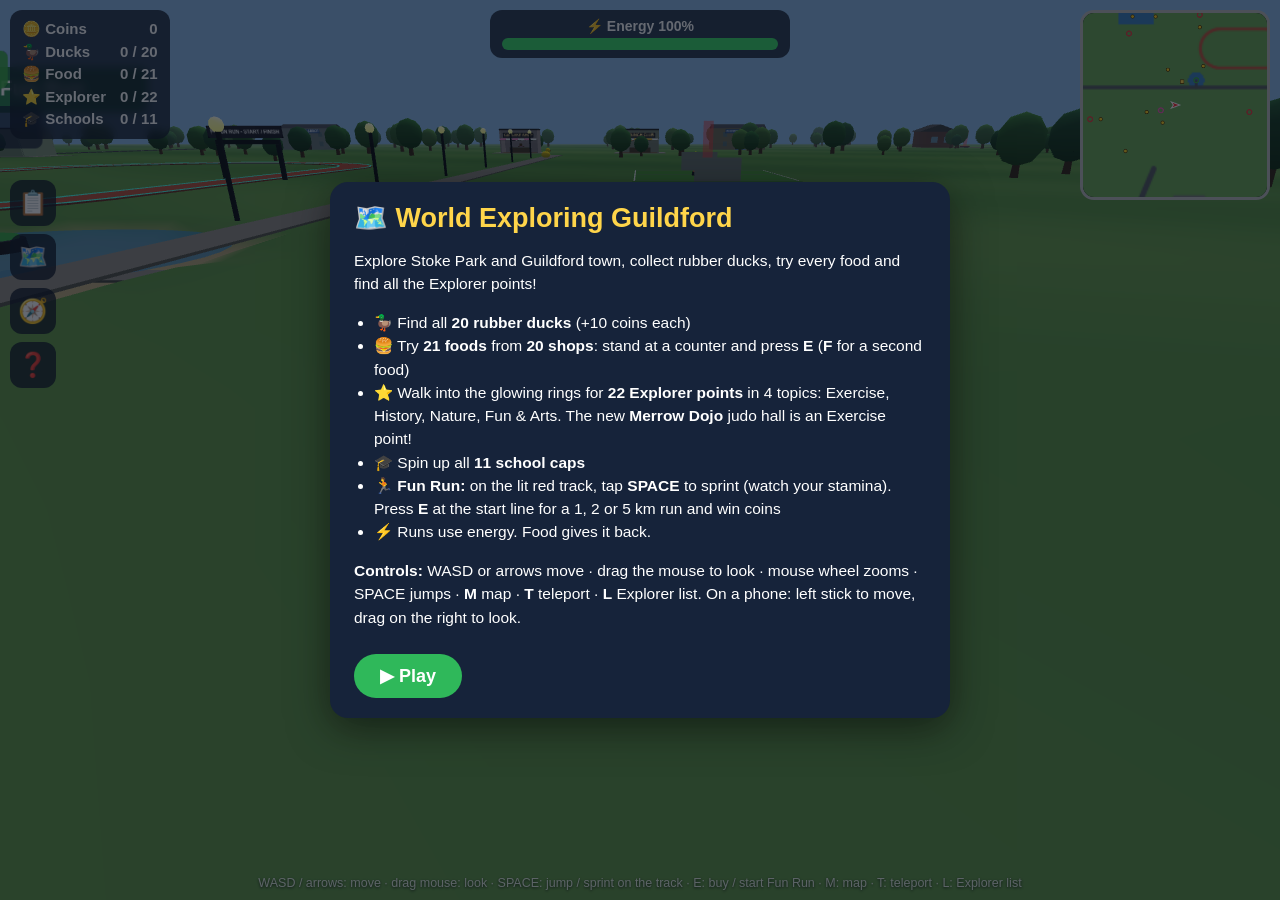
<file: index.html>
<!DOCTYPE html>
<html lang="en">
<head>
<meta charset="utf-8">
<meta name="viewport" content="width=device-width, initial-scale=1, maximum-scale=1, user-scalable=no">
<title>World Exploring Guildford · Oliver&#x27;s Projects</title>
<link rel="icon" type="image/png" href="../favicon.png">
<style>
  :root { --ink:#fff; --panel:rgba(18,26,40,.78); --gold:#ffd54a; }
  * { box-sizing:border-box; -webkit-tap-highlight-color:transparent; }
  html,body { margin:0; height:100%; overflow:hidden; background:#8fbce8; font-family:"Segoe UI",Roboto,Arial,sans-serif; color:var(--ink); touch-action:none; user-select:none; }
  canvas#view { position:fixed; inset:0; width:100%; height:100%; display:block; }
  .panel { background:var(--panel); border-radius:12px; padding:8px 12px; backdrop-filter:blur(4px); }
  #stats { position:fixed; left:10px; top:10px; font-size:15px; line-height:1.5; font-weight:600; min-width:150px; }
  #stats div span { float:right; margin-left:14px; font-variant-numeric:tabular-nums; }
  #energyBox { position:fixed; left:50%; top:10px; transform:translateX(-50%); width:min(300px,50vw); text-align:center; font-weight:700; font-size:14px; }
  .bar { height:12px; border-radius:7px; background:rgba(255,255,255,.2); overflow:hidden; margin-top:4px; }
  .bar > i { display:block; height:100%; width:50%; background:#3ddc6b; transition:width .15s; }
  #runBox { position:fixed; left:50%; top:78px; transform:translateX(-50%); width:min(330px,70vw); display:none; font-size:14px; font-weight:700; }
  #runBox .row { margin:3px 0; }
  #stamBar > i { background:#ffc83c; } #runBar > i { background:#44b0ff; }
  #toasts { position:fixed; left:50%; top:150px; transform:translateX(-50%); display:flex; flex-direction:column; align-items:center; gap:6px; pointer-events:none; width:90vw; }
  .toast { background:rgba(20,30,50,.88); padding:7px 14px; border-radius:20px; font-weight:700; font-size:15px; text-align:center; animation:pop .25s ease-out; max-width:90vw; }
  @keyframes pop { from { transform:scale(.8); opacity:0; } to { transform:scale(1); opacity:1; } }
  #prompt { position:fixed; left:50%; bottom:130px; transform:translateX(-50%); display:none; font-weight:700; font-size:16px; text-align:center; }
  #prompt b { background:#fff; color:#222; border-radius:5px; padding:1px 8px; margin-right:6px; }
  #buttons { position:fixed; left:10px; top:180px; display:flex; flex-direction:column; gap:8px; }
  .ib { width:46px; height:46px; border-radius:12px; border:0; background:var(--panel); color:#fff; font-size:24px; cursor:pointer; }
  .ib:hover { background:rgba(60,90,150,.9); }
  #minimap { position:fixed; right:10px; top:10px; width:190px; height:190px; border-radius:14px; border:3px solid rgba(255,255,255,.75); background:#000; cursor:pointer; }
  .overlay { position:fixed; inset:0; display:none; align-items:center; justify-content:center; background:rgba(8,14,26,.62); z-index:20; }
  .card { background:#16233a; border-radius:18px; padding:20px 24px; max-width:min(620px,94vw); max-height:92vh; overflow:auto; box-shadow:0 10px 40px rgba(0,0,0,.5); }
  .card h1 { margin:0 0 6px; font-size:27px; color:var(--gold); } .card h2 { margin:0 0 10px; font-size:22px; color:var(--gold); }
  .card p, .card li { font-size:15.5px; line-height:1.5; } .card ul { padding-left:20px; margin:8px 0; }
  .big { display:inline-block; margin-top:10px; padding:11px 26px; border-radius:26px; border:0; font-size:18px; font-weight:800; background:#2fb85a; color:#fff; cursor:pointer; }
  .big:hover { background:#38d068; } .big.gray { background:#4a5a78; }
  .runopt { display:block; width:100%; text-align:left; margin:8px 0; padding:12px 14px; border-radius:12px; border:0; background:#26385a; color:#fff; font-size:16px; cursor:pointer; }
  .runopt:hover { background:#34508a; } .runopt small { display:block; opacity:.8; font-size:13px; margin-top:2px; }
  #mapBig { width:min(84vw,70vh,680px); height:min(84vw,70vh,680px); border-radius:12px; display:block; }
  .tp button { display:block; width:100%; text-align:left; margin:4px 0; padding:9px 12px; border:0; border-radius:10px; background:#26385a; color:#fff; font-size:15px; cursor:pointer; }
  .tp button:hover { background:#34508a; }
  .topic { margin:10px 0 4px; font-weight:800; font-size:16px; } .spot { font-size:14.5px; margin-left:8px; opacity:.55; } .spot.got { opacity:1; color:#8dffa4; }
  #joy { position:fixed; left:24px; bottom:28px; width:120px; height:120px; border-radius:50%; background:rgba(255,255,255,.13); border:2px solid rgba(255,255,255,.35); display:none; }
  #joy i { position:absolute; left:40px; top:40px; width:40px; height:40px; border-radius:50%; background:rgba(255,255,255,.55); }
  .mb { position:fixed; right:22px; width:68px; height:68px; border-radius:50%; border:2px solid rgba(255,255,255,.5); background:rgba(40,60,100,.6); color:#fff; font-size:20px; font-weight:800; display:none; }
  #bJump { bottom:40px; } #bE { bottom:120px; right:100px; } #bF { bottom:196px; right:22px; }
  body.touch #joy, body.touch .mb { display:block; } body.touch #bF { display:none; } body.touch #minimap { width:130px; height:130px; }
  #hint { position:fixed; left:50%; bottom:10px; transform:translateX(-50%); font-size:12.5px; opacity:.85; text-shadow:0 1px 3px #000; text-align:center; width:96vw; pointer-events:none; }
  body.touch #hint { display:none; }
  @media (max-width:640px) {
    #stats { font-size:13px; min-width:125px; padding:6px 9px; }
    #energyBox { left:10px; top:128px; transform:none; width:150px; font-size:13px; }
    #buttons { top:196px; } .ib { width:40px; height:40px; font-size:20px; }
    #runBox { top:auto; bottom:215px; width:80vw; }
    #toasts { top:auto; bottom:290px; }
    #prompt { bottom:190px; font-size:14px; max-width:92vw; }
  }
</style>
</head>
<body>
<canvas id="view"></canvas>
<div id="stats" class="panel"></div>
<div id="energyBox" class="panel">⚡ Energy <span id="enTxt">100%</span><div class="bar" id="enBar"><i style="width:100%"></i></div></div>
<div id="runBox" class="panel">
  <div class="row" id="runLabel">🏃 On the track - tap SPACE to sprint!</div>
  <div class="bar" id="runBar"><i style="width:0%"></i></div>
  <div class="row" id="stamLabel">Stamina</div>
  <div class="bar" id="stamBar"><i style="width:100%"></i></div>
</div>
<div id="toasts"></div>
<div id="prompt" class="panel"></div>
<div id="buttons">
  <button class="ib" id="bList" title="Explorer points (L)">📋</button>
  <button class="ib" id="bMap" title="Map (M)">🗺️</button>
  <button class="ib" id="bTp" title="Teleport (T)">🧭</button>
  <button class="ib" id="bHelp" title="How to play (H)">❓</button>
</div>
<canvas id="minimap" width="380" height="380" title="Click for the big map"></canvas>
<div id="hint">WASD / arrows: move · drag mouse: look · SPACE: jump / sprint on the track · E: buy / start Fun Run · M: map · T: teleport · L: Explorer list</div>
<div id="joy"><i></i></div>
<button class="mb" id="bJump">JUMP</button><button class="mb" id="bE">E</button><button class="mb" id="bF">F</button>

<div class="overlay" id="ovHelp"><div class="card">
  <h1>🗺️ World Exploring Guildford</h1>
  <p>Explore Stoke Park and Guildford town, collect rubber ducks, try every food and find all the Explorer points!</p>
  <ul>
    <li>🦆 Find all <b>20 rubber ducks</b> (+10 coins each)</li>
    <li>🍔 Try <b>21 foods</b> from <b>20 shops</b>: stand at a counter and press <b>E</b> (<b>F</b> for a second food)</li>
    <li>⭐ Walk into the glowing rings for <b>22 Explorer points</b> in 4 topics: Exercise, History, Nature, Fun &amp; Arts. The new <b>Merrow Dojo</b> judo hall is an Exercise point!</li>
    <li>🎓 Spin up all <b>11 school caps</b></li>
    <li>🏃 <b>Fun Run:</b> on the lit red track, tap <b>SPACE</b> to sprint (watch your stamina). Press <b>E</b> at the start line for a 1, 2 or 5 km run and win coins</li>
    <li>⚡ Runs use energy. Food gives it back.</li>
  </ul>
  <p><b>Controls:</b> WASD or arrows move · drag the mouse to look · mouse wheel zooms · SPACE jumps · <b>M</b> map · <b>T</b> teleport · <b>L</b> Explorer list. On a phone: left stick to move, drag on the right to look.</p>
  <button class="big" id="bStart">▶ Play</button>
</div></div>
<div class="overlay" id="ovRun"><div class="card"><h2>🏁 Fun Run</h2><div id="runOpts"></div><button class="big gray" id="bRunCancel">Not now</button></div></div>
<div class="overlay" id="ovList"><div class="card"><h2>⭐ Explorer points</h2><div id="listBody"></div><button class="big gray" data-close>Close</button></div></div>
<div class="overlay" id="ovMap"><div class="card" style="max-width:96vw"><canvas id="mapBig" width="900" height="900"></canvas><div style="font-size:13px;margin-top:6px">🟡 duck · 🟨 food shop · 🔵 school / sight · ⭕ Explorer point · 🔴 Merrow Dojo · ▲ you</div><button class="big gray" data-close>Close</button></div></div>
<div class="overlay" id="ovTp"><div class="card tp"><h2>🧭 Go to…</h2><div id="tpBody"></div><button class="big gray" data-close>Close</button></div></div>

<script src="three.min.js"></script>
<script src="data.js"></script>
<script src="world.js"></script>
<script src="places.js"></script>
<script src="game.js"></script>
</body>
</html>
</file>
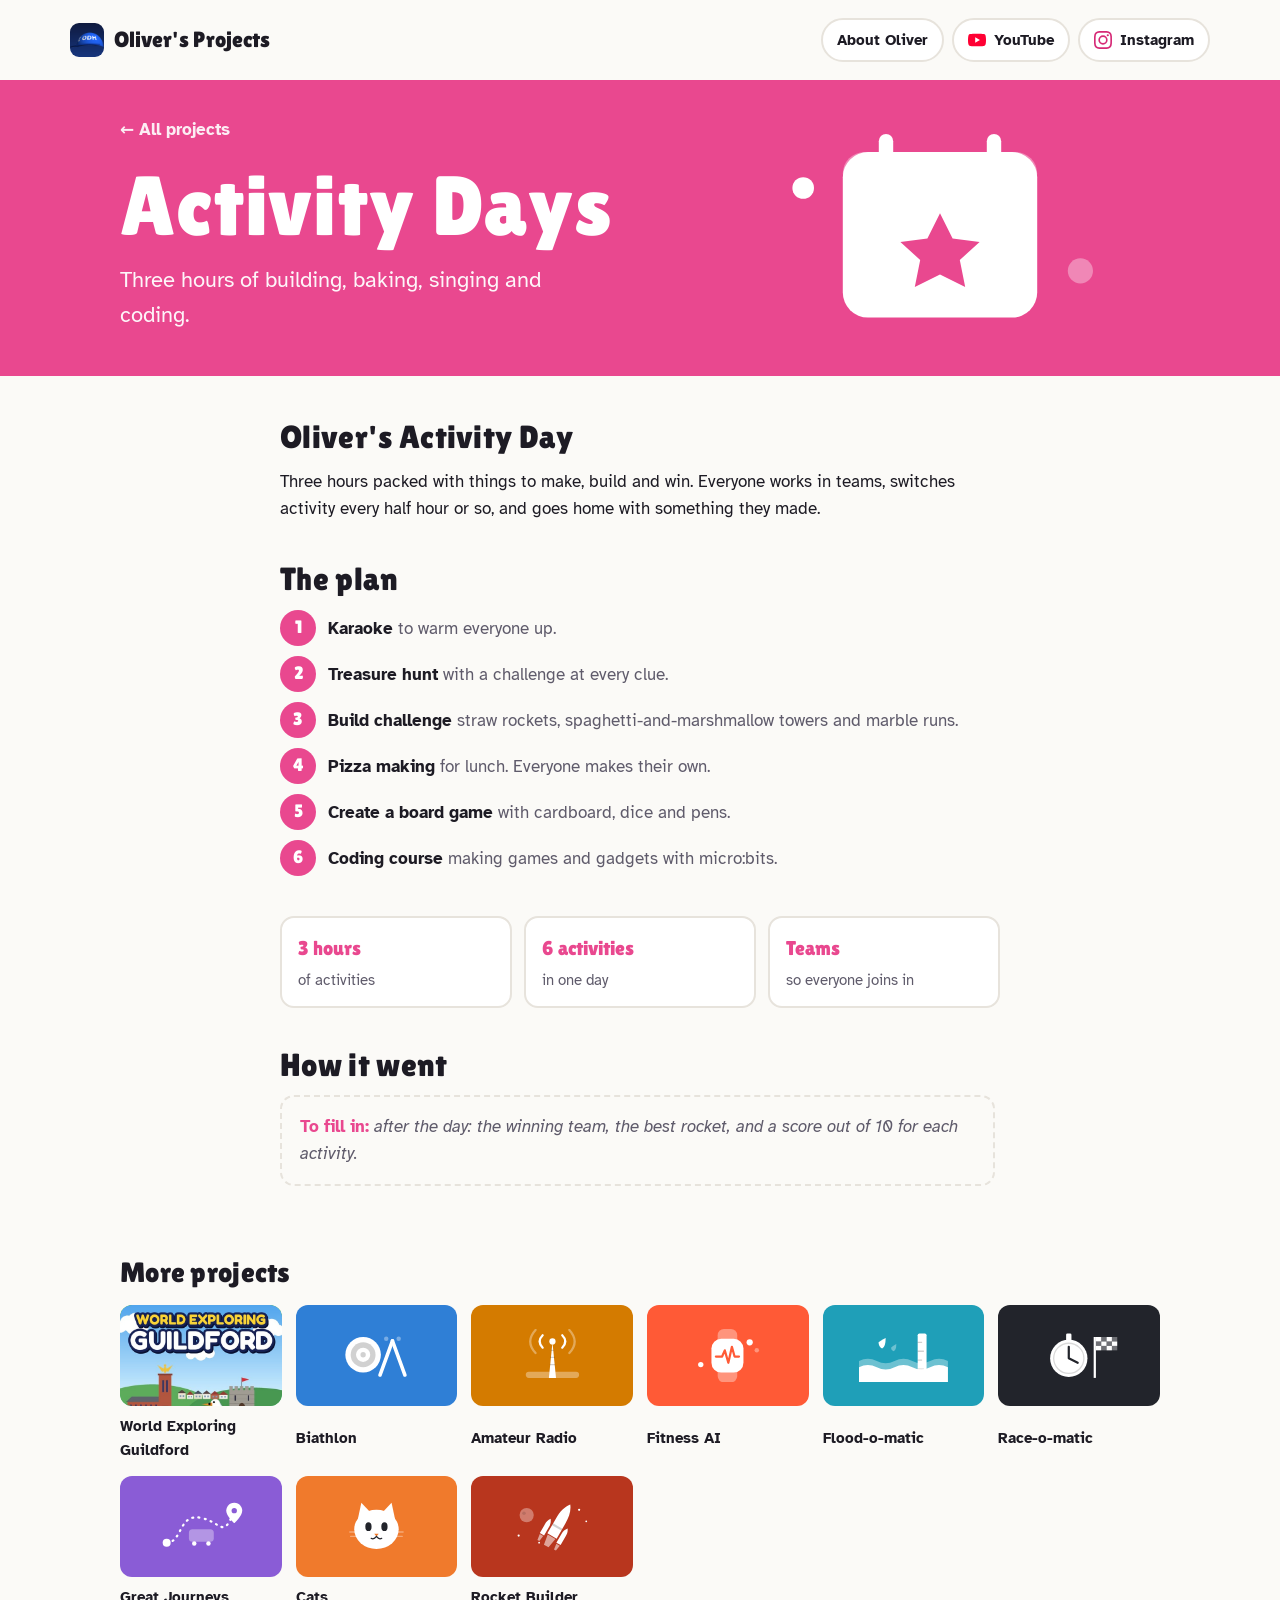
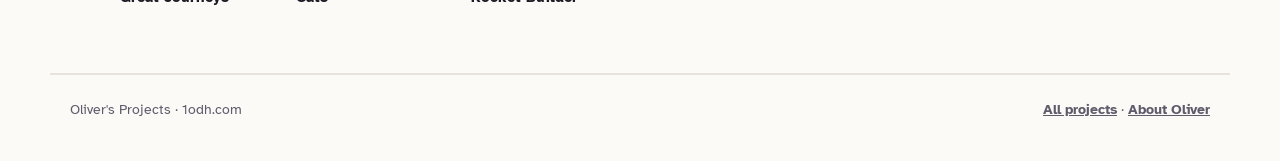
<file: activity-days.html>
<!doctype html>
<html lang="en-GB">
<head>
<meta charset="utf-8">
<meta name="viewport" content="width=device-width, initial-scale=1, viewport-fit=cover">
<title>Activity Days · Oliver&#x27;s Projects</title>
<meta name="description" content="Three hours of building, baking, singing and coding.">
<link rel="preconnect" href="https://fonts.googleapis.com">
<link rel="preconnect" href="https://fonts.gstatic.com" crossorigin>
<link rel="stylesheet" href="https://fonts.googleapis.com/css2?family=Atkinson+Hyperlegible:wght@400;700&family=Lilita+One&display=swap">
<link rel="stylesheet" href="style.css">
<link rel="icon" href="favicon.ico" sizes="any">
<link rel="icon" type="image/png" href="favicon.png">
<link rel="apple-touch-icon" href="apple-touch-icon.png">
</head>
<body><header class="topbar">
  <a class="brand" href="index.html"><img class="brand-hat" src="favicon.png" alt="" width="34" height="34">Oliver's Projects</a>
  <nav class="nav" aria-label="Main">
    <a class="pill" href="about.html">About Oliver</a>
    <a class="pill yt" href="https://www.youtube.com/@HamTechVibes" target="_blank" rel="noopener"><svg viewBox="0 0 24 24" aria-hidden="true"><path d="M23.5 6.2a3 3 0 0 0-2.1-2.1C19.5 3.6 12 3.6 12 3.6s-7.5 0-9.4.5A3 3 0 0 0 .5 6.2 31 31 0 0 0 0 12a31 31 0 0 0 .5 5.8 3 3 0 0 0 2.1 2.1c1.9.5 9.4.5 9.4.5s7.5 0 9.4-.5a3 3 0 0 0 2.1-2.1A31 31 0 0 0 24 12a31 31 0 0 0-.5-5.8zM9.6 15.6V8.4l6.3 3.6-6.3 3.6z"/></svg>YouTube</a>
    <a class="pill ig" href="https://www.instagram.com/hamtechvibes" target="_blank" rel="noopener"><svg viewBox="0 0 24 24" aria-hidden="true"><path d="M12 2.2c3.2 0 3.6 0 4.8.1 3.3.1 4.8 1.7 4.9 4.9.1 1.3.1 1.6.1 4.8s0 3.6-.1 4.8c-.1 3.2-1.7 4.8-4.9 4.9-1.3.1-1.6.1-4.8.1s-3.6 0-4.8-.1c-3.3-.1-4.8-1.7-4.9-4.9C2.2 15.6 2.2 15.2 2.2 12s0-3.6.1-4.8C2.4 3.9 3.9 2.4 7.2 2.3 8.4 2.2 8.8 2.2 12 2.2zM12 0C8.7 0 8.3 0 7.1.1 2.7.3.3 2.7.1 7.1 0 8.3 0 8.7 0 12s0 3.7.1 4.9c.2 4.4 2.6 6.8 7 7C8.3 24 8.7 24 12 24s3.7 0 4.9-.1c4.4-.2 6.8-2.6 7-7 .1-1.2.1-1.6.1-4.9s0-3.7-.1-4.9c-.2-4.4-2.6-6.8-7-7C15.7 0 15.3 0 12 0zm0 5.8a6.2 6.2 0 1 0 0 12.4 6.2 6.2 0 0 0 0-12.4zM12 16a4 4 0 1 1 0-8 4 4 0 0 1 0 8zm6.4-11.8a1.4 1.4 0 1 0 0 2.9 1.4 1.4 0 0 0 0-2.9z"/></svg>Instagram</a>
  </nav>
</header>
<div style="--c: var(--t-activity)">
<section class="p-hero">
  <div class="p-hero-inner">
    <div>
      <a class="back" href="index.html">← All projects</a>
      <h1>Activity Days</h1>
      <p class="tagline">Three hours of building, baking, singing and coding.</p>
    </div>
    <svg viewBox="0 0 200 120" aria-hidden="true">
<rect x="46" y="20" width="108" height="92" rx="14" fill="#fff"/><rect x="46" y="20" width="108" height="24" rx="12" fill="rgba(255,255,255,.35)"/>
<rect x="66" y="10" width="8" height="20" rx="4" fill="#fff"/><rect x="126" y="10" width="8" height="20" rx="4" fill="#fff"/>
<path d="M100 54 L107 68 L122 70 L111 80 L114 95 L100 88 L86 95 L89 80 L78 70 L93 68Z" fill="#e9488f"/>
<circle cx="24" cy="40" r="6" fill="#fff"/><circle cx="178" cy="86" r="7" fill="rgba(255,255,255,.35)"/>
</svg>
  </div>
</section>
<main class="content">
<div class="block"><h2>Oliver's Activity Day</h2>
<p>Three hours packed with things to make, build and win. Everyone works in teams, switches activity every half hour or so, and goes home with something they made.</p></div>
<div class="block"><h2>The plan</h2>
<ol class="steps">
<li><div><strong>Karaoke</strong> <span>to warm everyone up.</span></div></li>
<li><div><strong>Treasure hunt</strong> <span>with a challenge at every clue.</span></div></li>
<li><div><strong>Build challenge</strong> <span>straw rockets, spaghetti-and-marshmallow towers and marble runs.</span></div></li>
<li><div><strong>Pizza making</strong> <span>for lunch. Everyone makes their own.</span></div></li>
<li><div><strong>Create a board game</strong> <span>with cardboard, dice and pens.</span></div></li>
<li><div><strong>Coding course</strong> <span>making games and gadgets with micro:bits.</span></div></li>
</ol></div>
<div class="facts">
<div class="fact"><b>3 hours</b><span>of activities</span></div>
<div class="fact"><b>6 activities</b><span>in one day</span></div>
<div class="fact"><b>Teams</b><span>so everyone joins in</span></div>
</div>
<div class="block"><h2>How it went</h2>
<p class="todo">after the day: the winning team, the best rocket, and a score out of 10 for each activity.</p></div>
</main>
</div>
<section class="more">
  <h2>More projects</h2>
  <div class="more-row">
<a href="explore-guildford.html" style="--c: var(--t-guildford)"><span class="mini"><img src="guildford-explorers-icon.jpg" alt="" loading="lazy"></span>World Exploring Guildford</a>
<a href="biathlon.html" style="--c: var(--t-biathlon)"><span class="mini"><svg viewBox="0 0 200 120" aria-hidden="true">
<circle cx="70" cy="58" r="40" fill="#fff"/><circle cx="70" cy="58" r="28" fill="rgba(0,0,0,.18)"/><circle cx="70" cy="58" r="16" fill="#fff"/><circle cx="70" cy="58" r="6" fill="rgba(0,0,0,.18)"/>
<rect x="118" y="20" width="8" height="90" rx="4" transform="rotate(20 122 65)" fill="#fff"/><rect x="146" y="20" width="8" height="90" rx="4" transform="rotate(-20 150 65)" fill="#fff"/>
<circle cx="150" cy="22" r="5" fill="rgba(255,255,255,.35)"/><circle cx="122" cy="22" r="5" fill="rgba(255,255,255,.35)"/>
</svg></span>Biathlon</a>
<a href="amateur-radio.html" style="--c: var(--t-radio)"><span class="mini"><svg viewBox="0 0 200 120" aria-hidden="true">
<path d="M92 110 L100 30 L108 110Z" fill="#fff"/><path d="M94 80 H106 M95 64 H105 M97 48 H103" stroke="rgba(0,0,0,.18)" stroke-width="3"/>
<circle cx="100" cy="28" r="7" fill="#fff"/>
<path d="M78 14 Q64 28 78 42 M122 14 Q136 28 122 42" fill="none" stroke="#fff" stroke-width="5" stroke-linecap="round"/>
<path d="M62 2 Q38 28 62 54 M138 2 Q162 28 138 54" fill="none" stroke="rgba(255,255,255,.35)" stroke-width="5" stroke-linecap="round"/>
<rect x="40" y="96" width="120" height="14" rx="7" fill="rgba(255,255,255,.35)"/>
</svg></span>Amateur Radio</a>
<a href="fitness-ai.html" style="--c: var(--t-fitness)"><span class="mini"><svg viewBox="0 0 200 120" aria-hidden="true">
<rect x="78" y="0" width="44" height="120" rx="14" fill="rgba(255,255,255,.35)"/>
<rect x="64" y="22" width="72" height="76" rx="22" fill="#fff"/>
<path d="M74 62 H88 L94 48 L102 76 L110 40 L116 62 H126" fill="none" stroke="#ff5a36" stroke-width="5" stroke-linecap="round" stroke-linejoin="round"/>
<circle cx="150" cy="30" r="7" fill="#fff"/><circle cx="166" cy="48" r="5" fill="rgba(255,255,255,.35)"/><circle cx="40" cy="80" r="6" fill="#fff"/>
</svg></span>Fitness AI</a>
<a href="flood-o-matic.html" style="--c: var(--t-flood)"><span class="mini"><svg viewBox="0 0 200 120" aria-hidden="true">
<rect x="132" y="10" width="20" height="100" rx="4" fill="#fff"/>
<path d="M132 30 H142 M132 50 H146 M132 70 H142 M132 90 H146" stroke="rgba(0,0,0,.18)" stroke-width="3"/>
<path d="M0 72 Q20 62 40 72 T80 72 T120 72 T160 72 T200 72 V120 H0Z" fill="rgba(255,255,255,.35)"/>
<path d="M0 86 Q20 76 40 86 T80 86 T120 86 T160 86 T200 86 V120 H0Z" fill="#fff"/>
<path d="M60 20 Q60 40 52 44 Q44 40 44 30 Q48 26 60 20Z" fill="#fff"/><path d="M84 34 Q84 48 78 50 Q72 48 72 42 Q75 39 84 34Z" fill="rgba(255,255,255,.35)"/>
</svg></span>Flood-o-matic</a>
<a href="race-o-matic.html" style="--c: var(--t-race)"><span class="mini"><svg viewBox="0 0 200 120" aria-hidden="true">
<circle cx="76" cy="66" r="42" fill="#fff"/><rect x="70" y="10" width="12" height="16" rx="3" fill="#fff"/>
<circle cx="76" cy="66" r="34" fill="none" stroke="rgba(0,0,0,.15)" stroke-width="3"/>
<path d="M76 66 L76 40 M76 66 L96 76" stroke="#22242b" stroke-width="5" stroke-linecap="round"/>
<rect x="132" y="18" width="5" height="92" fill="#fff"/>
<g fill="#fff"><rect x="137" y="18" width="12" height="10"/><rect x="161" y="18" width="12" height="10"/><rect x="149" y="28" width="12" height="10"/><rect x="173" y="28" width="12" height="10"/><rect x="137" y="38" width="12" height="10"/><rect x="161" y="38" width="12" height="10"/></g>
<g fill="rgba(255,255,255,.35)"><rect x="149" y="18" width="12" height="10"/><rect x="173" y="18" width="12" height="10"/><rect x="137" y="28" width="12" height="10"/><rect x="161" y="28" width="12" height="10"/><rect x="149" y="38" width="12" height="10"/><rect x="173" y="38" width="12" height="10"/></g>
</svg></span>Race-o-matic</a>
<a href="great-journeys.html" style="--c: var(--t-journeys)"><span class="mini"><svg viewBox="0 0 200 120" aria-hidden="true">
<path d="M24 96 C60 96 50 30 100 40 S150 90 176 24" fill="none" stroke="#fff" stroke-width="5" stroke-dasharray="2 12" stroke-linecap="round"/>
<circle cx="24" cy="96" r="9" fill="#fff"/>
<path d="M176 6 C164 6 158 16 158 24 C158 36 176 52 176 52 C176 52 194 36 194 24 C194 16 188 6 176 6Z" fill="#fff"/><circle cx="176" cy="24" r="6" fill="#8a5cd6"/>
<rect x="74" y="66" width="56" height="28" rx="8" fill="rgba(255,255,255,.35)"/><circle cx="86" cy="98" r="5" fill="#fff"/><circle cx="118" cy="98" r="5" fill="#fff"/>
</svg></span>Great Journeys</a>
<a href="cats.html" style="--c: var(--t-cats)"><span class="mini"><svg viewBox="0 0 200 120" aria-hidden="true">
<path d="M58 44 L66 6 L92 34Z" fill="#fff"/><path d="M142 44 L134 6 L108 34Z" fill="#fff"/>
<ellipse cx="100" cy="66" rx="50" ry="44" fill="#fff"/>
<ellipse cx="82" cy="60" rx="7" ry="10" fill="#22242b"/><ellipse cx="118" cy="60" rx="7" ry="10" fill="#22242b"/>
<path d="M95 76 L105 76 L100 82Z" fill="#f07a2c"/>
<path d="M100 82 Q94 90 88 86 M100 82 Q106 90 112 86" fill="none" stroke="#22242b" stroke-width="2.5" stroke-linecap="round"/>
<path d="M40 72 H70 M42 82 H70 M130 72 H160 M130 82 H158" stroke="rgba(255,255,255,.35)" stroke-width="3" stroke-linecap="round"/>
</svg></span>Cats</a>
<a href="mars-rocket.html" style="--c: var(--t-rocket)"><span class="mini"><svg viewBox="0 0 200 120" aria-hidden="true">
<circle cx="42" cy="34" r="16" fill="rgba(255,255,255,.35)"/><circle cx="36" cy="30" r="4" fill="rgba(0,0,0,.12)"/>
<g fill="#fff"><circle cx="160" cy="22" r="2.5"/><circle cx="176" cy="48" r="2"/><circle cx="70" cy="96" r="2"/><circle cx="24" cy="80" r="2.5"/></g>
<g transform="rotate(30 110 62)">
<path d="M110 2c-9 11-12 26-12 42v40h24V44c0-16-3-31-12-42z" fill="#fff"/>
<rect x="98" y="58" width="24" height="5" fill="rgba(0,0,0,.18)"/>
<path d="M88 52c-4 5-5 11-5 16v24h11V68c0-5-2-11-6-16zM132 52c-4 5-6 11-6 16v24h11V68c0-5-1-11-5-16z" fill="#fff"/>
<path d="M100 86h20l-4 24h-12zM84 94h9l-2 14h-5zM127 94h9l-2 14h-5z" fill="rgba(255,255,255,.55)"/>
</g>
</svg></span>Rocket Builder</a>
  </div>
</section>
<footer class="site">
  <span>Oliver's Projects · 1odh.com</span>
  <span><a href="index.html">All projects</a> · <a href="about.html">About Oliver</a></span>
</footer>
</body>
</html>
</file>
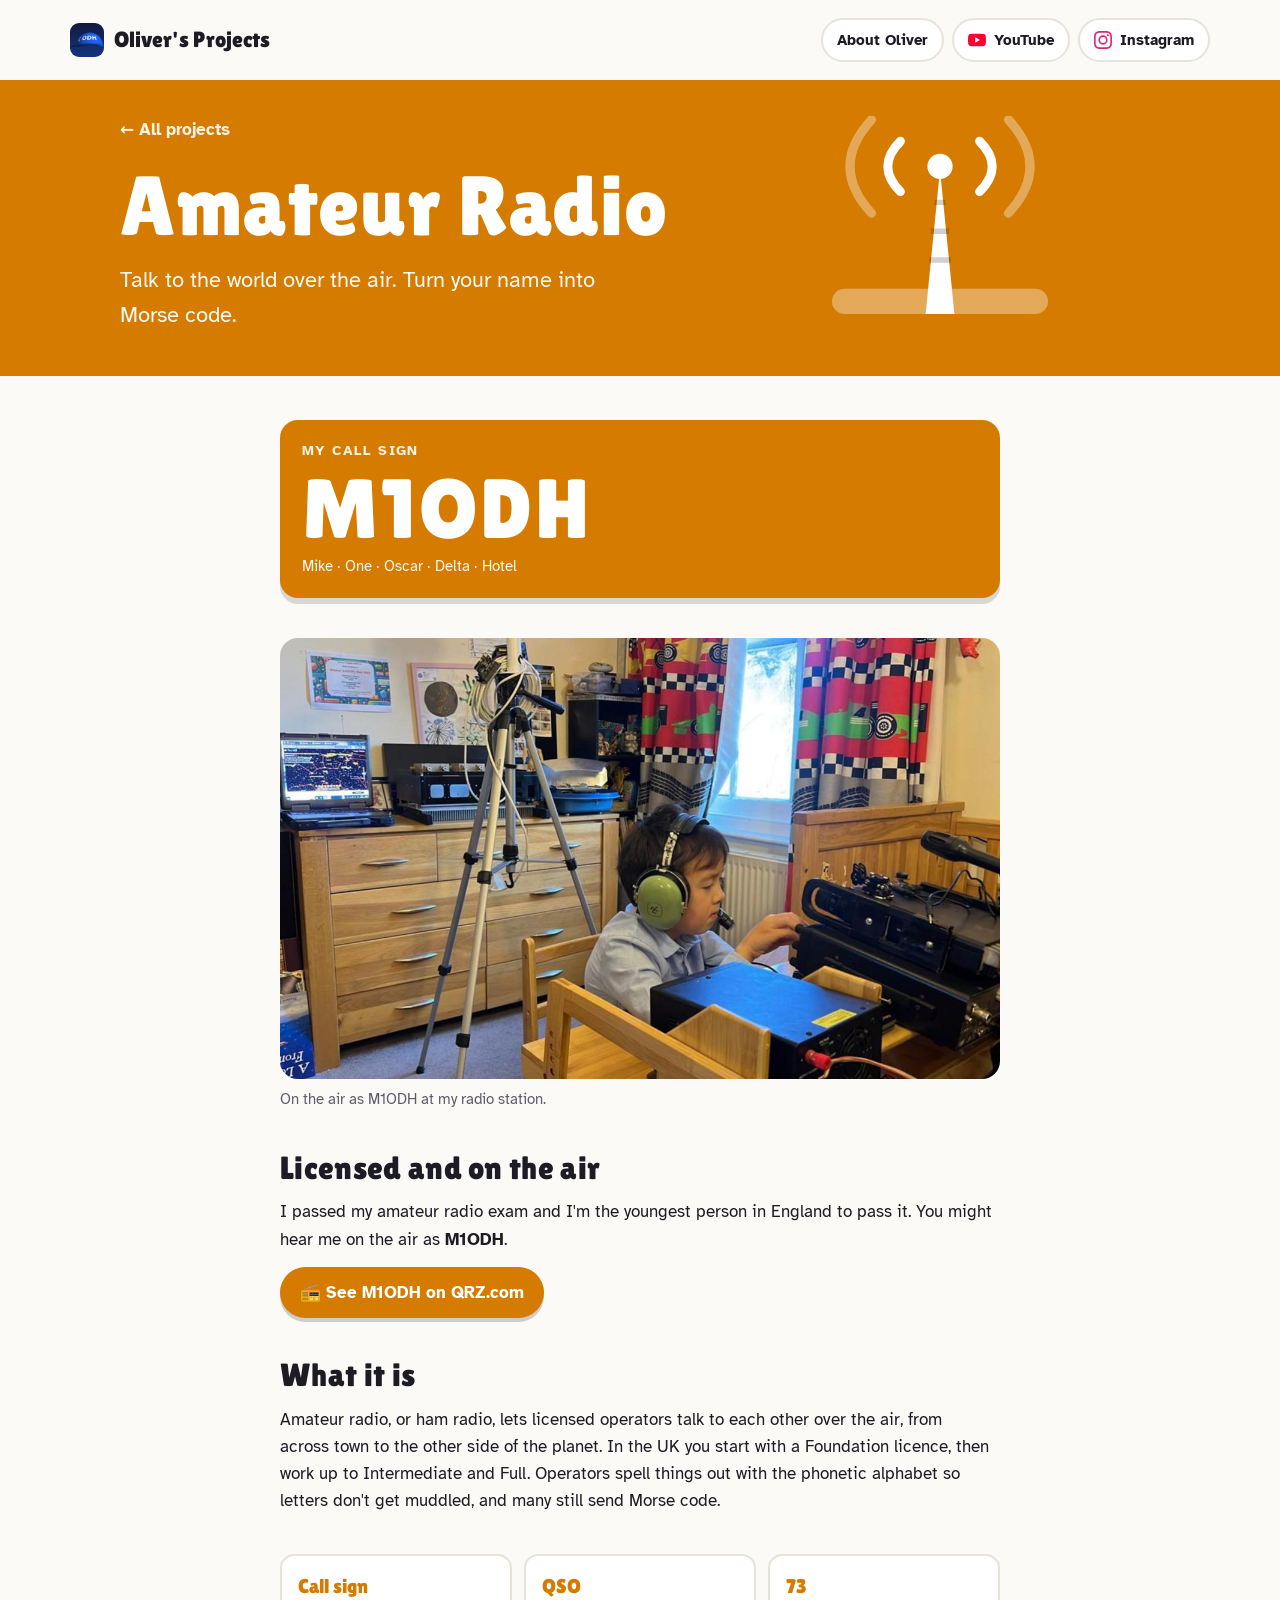
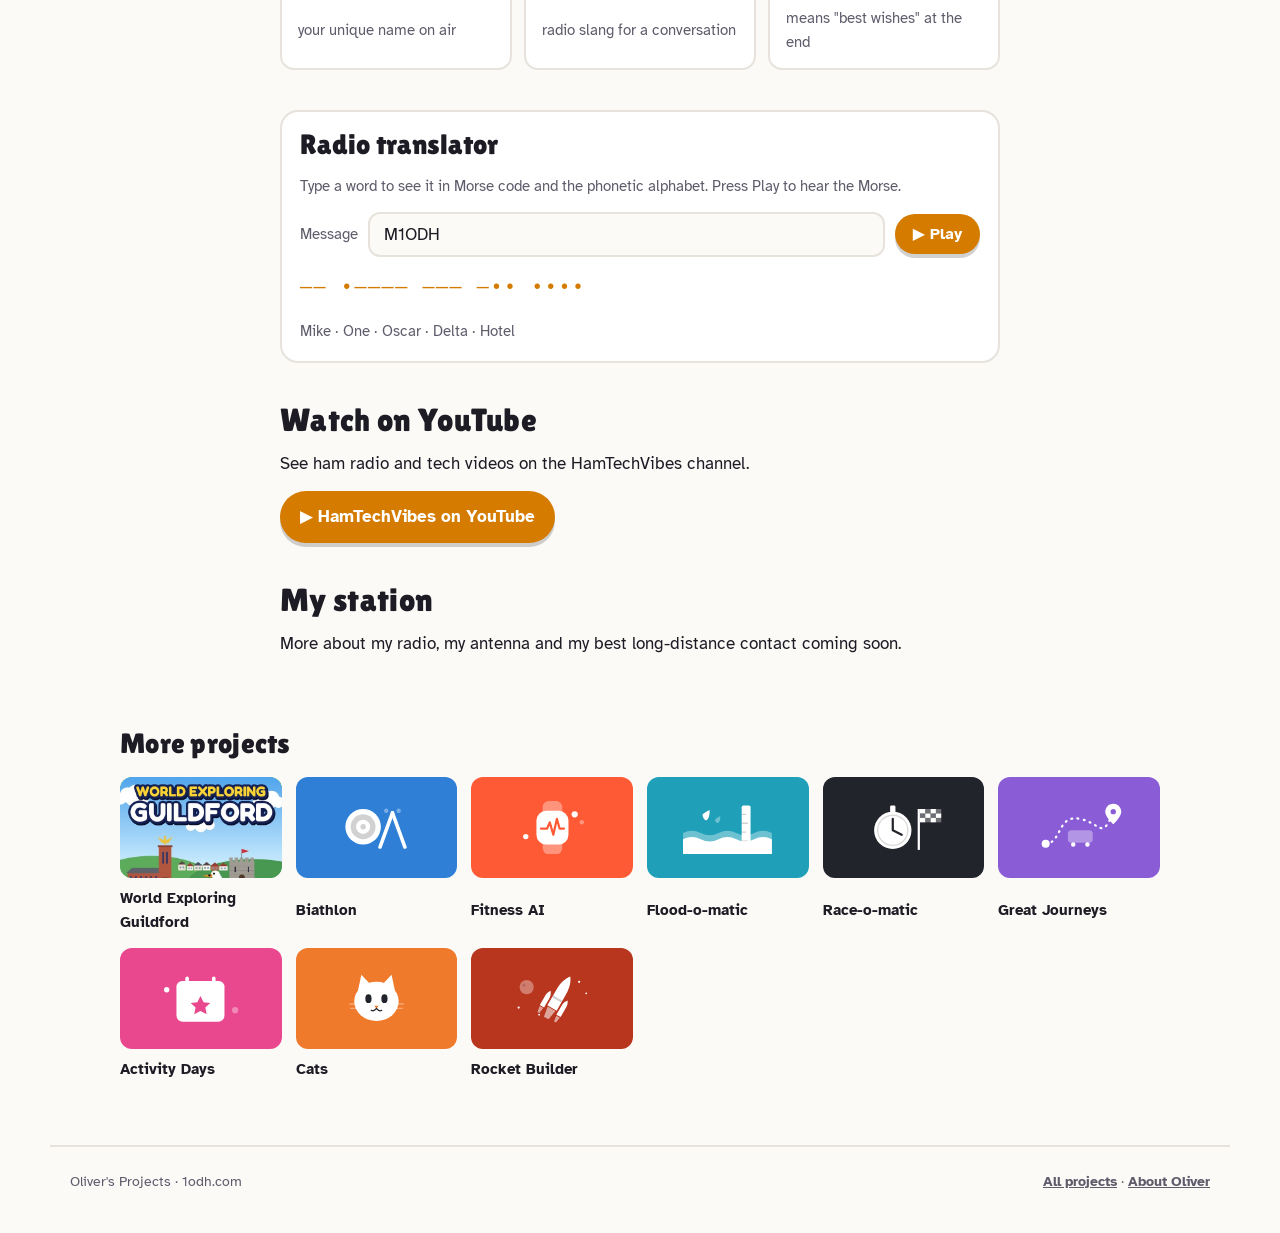
<file: amateur-radio.html>
<!doctype html>
<html lang="en-GB">
<head>
<meta charset="utf-8">
<meta name="viewport" content="width=device-width, initial-scale=1, viewport-fit=cover">
<title>Amateur Radio · Oliver&#x27;s Projects</title>
<meta name="description" content="Talk to the world over the air. Turn your name into Morse code.">
<link rel="preconnect" href="https://fonts.googleapis.com">
<link rel="preconnect" href="https://fonts.gstatic.com" crossorigin>
<link rel="stylesheet" href="https://fonts.googleapis.com/css2?family=Atkinson+Hyperlegible:wght@400;700&family=Lilita+One&display=swap">
<link rel="stylesheet" href="style.css">
<link rel="icon" href="favicon.ico" sizes="any">
<link rel="icon" type="image/png" href="favicon.png">
<link rel="apple-touch-icon" href="apple-touch-icon.png">
</head>
<body><header class="topbar">
  <a class="brand" href="index.html"><img class="brand-hat" src="favicon.png" alt="" width="34" height="34">Oliver's Projects</a>
  <nav class="nav" aria-label="Main">
    <a class="pill" href="about.html">About Oliver</a>
    <a class="pill yt" href="https://www.youtube.com/@HamTechVibes" target="_blank" rel="noopener"><svg viewBox="0 0 24 24" aria-hidden="true"><path d="M23.5 6.2a3 3 0 0 0-2.1-2.1C19.5 3.6 12 3.6 12 3.6s-7.5 0-9.4.5A3 3 0 0 0 .5 6.2 31 31 0 0 0 0 12a31 31 0 0 0 .5 5.8 3 3 0 0 0 2.1 2.1c1.9.5 9.4.5 9.4.5s7.5 0 9.4-.5a3 3 0 0 0 2.1-2.1A31 31 0 0 0 24 12a31 31 0 0 0-.5-5.8zM9.6 15.6V8.4l6.3 3.6-6.3 3.6z"/></svg>YouTube</a>
    <a class="pill ig" href="https://www.instagram.com/hamtechvibes" target="_blank" rel="noopener"><svg viewBox="0 0 24 24" aria-hidden="true"><path d="M12 2.2c3.2 0 3.6 0 4.8.1 3.3.1 4.8 1.7 4.9 4.9.1 1.3.1 1.6.1 4.8s0 3.6-.1 4.8c-.1 3.2-1.7 4.8-4.9 4.9-1.3.1-1.6.1-4.8.1s-3.6 0-4.8-.1c-3.3-.1-4.8-1.7-4.9-4.9C2.2 15.6 2.2 15.2 2.2 12s0-3.6.1-4.8C2.4 3.9 3.9 2.4 7.2 2.3 8.4 2.2 8.8 2.2 12 2.2zM12 0C8.7 0 8.3 0 7.1.1 2.7.3.3 2.7.1 7.1 0 8.3 0 8.7 0 12s0 3.7.1 4.9c.2 4.4 2.6 6.8 7 7C8.3 24 8.7 24 12 24s3.7 0 4.9-.1c4.4-.2 6.8-2.6 7-7 .1-1.2.1-1.6.1-4.9s0-3.7-.1-4.9c-.2-4.4-2.6-6.8-7-7C15.7 0 15.3 0 12 0zm0 5.8a6.2 6.2 0 1 0 0 12.4 6.2 6.2 0 0 0 0-12.4zM12 16a4 4 0 1 1 0-8 4 4 0 0 1 0 8zm6.4-11.8a1.4 1.4 0 1 0 0 2.9 1.4 1.4 0 0 0 0-2.9z"/></svg>Instagram</a>
  </nav>
</header>
<div style="--c: var(--t-radio)">
<section class="p-hero">
  <div class="p-hero-inner">
    <div>
      <a class="back" href="index.html">← All projects</a>
      <h1>Amateur Radio</h1>
      <p class="tagline">Talk to the world over the air. Turn your name into Morse code.</p>
    </div>
    <svg viewBox="0 0 200 120" aria-hidden="true">
<path d="M92 110 L100 30 L108 110Z" fill="#fff"/><path d="M94 80 H106 M95 64 H105 M97 48 H103" stroke="rgba(0,0,0,.18)" stroke-width="3"/>
<circle cx="100" cy="28" r="7" fill="#fff"/>
<path d="M78 14 Q64 28 78 42 M122 14 Q136 28 122 42" fill="none" stroke="#fff" stroke-width="5" stroke-linecap="round"/>
<path d="M62 2 Q38 28 62 54 M138 2 Q162 28 138 54" fill="none" stroke="rgba(255,255,255,.35)" stroke-width="5" stroke-linecap="round"/>
<rect x="40" y="96" width="120" height="14" rx="7" fill="rgba(255,255,255,.35)"/>
</svg>
  </div>
</section>
<main class="content">
<div class="callsign"><span class="cs-label">My call sign</span><span class="cs">M1ODH</span><span class="cs-phon">Mike · One · Oscar · Delta · Hotel</span></div>
<figure class="photo"><img src="m1odh-station.jpg" alt="Oliver at his radio station wearing a headset, with his radio, power supply and microphone" width="1200" height="734"><figcaption>On the air as M1ODH at my radio station.</figcaption></figure>
<div class="block"><h2>Licensed and on the air</h2>
<p>I passed my amateur radio exam and I'm the youngest person in England to pass it. You might hear me on the air as <strong>M1ODH</strong>.</p>
<a class="cta" href="https://www.qrz.com/db/M1ODH" target="_blank" rel="noopener">📻 See M1ODH on QRZ.com</a></div>
<div class="block"><h2>What it is</h2>
<p>Amateur radio, or ham radio, lets licensed operators talk to each other over the air, from across town to the other side of the planet. In the UK you start with a Foundation licence, then work up to Intermediate and Full. Operators spell things out with the phonetic alphabet so letters don't get muddled, and many still send Morse code.</p></div>
<div class="facts">
<div class="fact"><b>Call sign</b><span>your unique name on air</span></div>
<div class="fact"><b>QSO</b><span>radio slang for a conversation</span></div>
<div class="fact"><b>73</b><span>means "best wishes" at the end</span></div>
</div>
<div class="toy">
  <div class="toy-head"><h2>Radio translator</h2></div>
  <p class="toy-note">Type a word to see it in Morse code and the phonetic alphabet. Press Play to hear the Morse.</p>
  <div class="row">
    <label for="mo-in" class="toy-note">Message</label>
    <input type="text" id="mo-in" value="M1ODH" maxlength="40" autocomplete="off">
    <button class="btn" id="mo-play" type="button">▶ Play</button>
  </div>
  <div class="morse" id="mo-out" aria-live="polite"></div>
  <div class="toy-note" id="mo-phon"></div>
</div>
<div class="block"><h2>Watch on YouTube</h2>
<p>See ham radio and tech videos on the HamTechVibes channel.</p>
<a class="cta" href="https://www.youtube.com/@HamTechVibes" target="_blank" rel="noopener">▶ HamTechVibes on YouTube</a></div>
<div class="block"><h2>My station</h2>
<p>More about my radio, my antenna and my best long-distance contact coming soon.</p></div>
<script>
(function () {
  var M = {A:'.-',B:'-...',C:'-.-.',D:'-..',E:'.',F:'..-.',G:'--.',H:'....',I:'..',J:'.---',K:'-.-',L:'.-..',M:'--',N:'-.',O:'---',P:'.--.',Q:'--.-',R:'.-.',S:'...',T:'-',U:'..-',V:'...-',W:'.--',X:'-..-',Y:'-.--',Z:'--..',
    '0':'-----','1':'.----','2':'..---','3':'...--','4':'....-','5':'.....','6':'-....','7':'--...','8':'---..','9':'----.'};
  var P = {A:'Alfa',B:'Bravo',C:'Charlie',D:'Delta',E:'Echo',F:'Foxtrot',G:'Golf',H:'Hotel',I:'India',J:'Juliett',K:'Kilo',L:'Lima',M:'Mike',N:'November',O:'Oscar',P:'Papa',Q:'Quebec',R:'Romeo',S:'Sierra',T:'Tango',U:'Uniform',V:'Victor',W:'Whiskey',X:'X-ray',Y:'Yankee',Z:'Zulu',
    '0':'Zero','1':'One','2':'Two','3':'Three','4':'Four','5':'Five','6':'Six','7':'Seven','8':'Eight','9':'Nine'};
  var inp = document.getElementById('mo-in'), out = document.getElementById('mo-out'), phon = document.getElementById('mo-phon');
  function morse() { return inp.value.toUpperCase().split(' ').map(function (w) { return w.split('').filter(function (c) { return M[c]; }).map(function (c) { return M[c]; }).join(' '); }).filter(Boolean).join(' / '); }
  function show() {
    out.textContent = morse().replace(/\./g, '•').replace(/-/g, '—');
    phon.textContent = inp.value.toUpperCase().split('').filter(function (c) { return P[c]; }).map(function (c) { return P[c]; }).join(' · ');
  }
  inp.addEventListener('input', show); show();
  var ac = null;
  document.getElementById('mo-play').onclick = function () {
    try { ac = ac || new (window.AudioContext || window.webkitAudioContext)(); } catch (e) { return; }
    var u = 0.08, t = ac.currentTime + 0.1;
    morse().split('').forEach(function (s) {
      if (s === '.' || s === '-') {
        var len = s === '.' ? u : 3 * u, o = ac.createOscillator(), g = ac.createGain();
        o.frequency.value = 650; g.gain.setValueAtTime(0, t); g.gain.linearRampToValueAtTime(0.25, t + 0.005);
        g.gain.setValueAtTime(0.25, t + len - 0.005); g.gain.linearRampToValueAtTime(0, t + len);
        o.connect(g); g.connect(ac.destination); o.start(t); o.stop(t + len + 0.01); t += len + u;
      } else if (s === ' ') { t += 2 * u; } else if (s === '/') { t += 4 * u; }
    });
  };
})();
</script>
</main>
</div>
<section class="more">
  <h2>More projects</h2>
  <div class="more-row">
<a href="explore-guildford.html" style="--c: var(--t-guildford)"><span class="mini"><img src="guildford-explorers-icon.jpg" alt="" loading="lazy"></span>World Exploring Guildford</a>
<a href="biathlon.html" style="--c: var(--t-biathlon)"><span class="mini"><svg viewBox="0 0 200 120" aria-hidden="true">
<circle cx="70" cy="58" r="40" fill="#fff"/><circle cx="70" cy="58" r="28" fill="rgba(0,0,0,.18)"/><circle cx="70" cy="58" r="16" fill="#fff"/><circle cx="70" cy="58" r="6" fill="rgba(0,0,0,.18)"/>
<rect x="118" y="20" width="8" height="90" rx="4" transform="rotate(20 122 65)" fill="#fff"/><rect x="146" y="20" width="8" height="90" rx="4" transform="rotate(-20 150 65)" fill="#fff"/>
<circle cx="150" cy="22" r="5" fill="rgba(255,255,255,.35)"/><circle cx="122" cy="22" r="5" fill="rgba(255,255,255,.35)"/>
</svg></span>Biathlon</a>
<a href="fitness-ai.html" style="--c: var(--t-fitness)"><span class="mini"><svg viewBox="0 0 200 120" aria-hidden="true">
<rect x="78" y="0" width="44" height="120" rx="14" fill="rgba(255,255,255,.35)"/>
<rect x="64" y="22" width="72" height="76" rx="22" fill="#fff"/>
<path d="M74 62 H88 L94 48 L102 76 L110 40 L116 62 H126" fill="none" stroke="#ff5a36" stroke-width="5" stroke-linecap="round" stroke-linejoin="round"/>
<circle cx="150" cy="30" r="7" fill="#fff"/><circle cx="166" cy="48" r="5" fill="rgba(255,255,255,.35)"/><circle cx="40" cy="80" r="6" fill="#fff"/>
</svg></span>Fitness AI</a>
<a href="flood-o-matic.html" style="--c: var(--t-flood)"><span class="mini"><svg viewBox="0 0 200 120" aria-hidden="true">
<rect x="132" y="10" width="20" height="100" rx="4" fill="#fff"/>
<path d="M132 30 H142 M132 50 H146 M132 70 H142 M132 90 H146" stroke="rgba(0,0,0,.18)" stroke-width="3"/>
<path d="M0 72 Q20 62 40 72 T80 72 T120 72 T160 72 T200 72 V120 H0Z" fill="rgba(255,255,255,.35)"/>
<path d="M0 86 Q20 76 40 86 T80 86 T120 86 T160 86 T200 86 V120 H0Z" fill="#fff"/>
<path d="M60 20 Q60 40 52 44 Q44 40 44 30 Q48 26 60 20Z" fill="#fff"/><path d="M84 34 Q84 48 78 50 Q72 48 72 42 Q75 39 84 34Z" fill="rgba(255,255,255,.35)"/>
</svg></span>Flood-o-matic</a>
<a href="race-o-matic.html" style="--c: var(--t-race)"><span class="mini"><svg viewBox="0 0 200 120" aria-hidden="true">
<circle cx="76" cy="66" r="42" fill="#fff"/><rect x="70" y="10" width="12" height="16" rx="3" fill="#fff"/>
<circle cx="76" cy="66" r="34" fill="none" stroke="rgba(0,0,0,.15)" stroke-width="3"/>
<path d="M76 66 L76 40 M76 66 L96 76" stroke="#22242b" stroke-width="5" stroke-linecap="round"/>
<rect x="132" y="18" width="5" height="92" fill="#fff"/>
<g fill="#fff"><rect x="137" y="18" width="12" height="10"/><rect x="161" y="18" width="12" height="10"/><rect x="149" y="28" width="12" height="10"/><rect x="173" y="28" width="12" height="10"/><rect x="137" y="38" width="12" height="10"/><rect x="161" y="38" width="12" height="10"/></g>
<g fill="rgba(255,255,255,.35)"><rect x="149" y="18" width="12" height="10"/><rect x="173" y="18" width="12" height="10"/><rect x="137" y="28" width="12" height="10"/><rect x="161" y="28" width="12" height="10"/><rect x="149" y="38" width="12" height="10"/><rect x="173" y="38" width="12" height="10"/></g>
</svg></span>Race-o-matic</a>
<a href="great-journeys.html" style="--c: var(--t-journeys)"><span class="mini"><svg viewBox="0 0 200 120" aria-hidden="true">
<path d="M24 96 C60 96 50 30 100 40 S150 90 176 24" fill="none" stroke="#fff" stroke-width="5" stroke-dasharray="2 12" stroke-linecap="round"/>
<circle cx="24" cy="96" r="9" fill="#fff"/>
<path d="M176 6 C164 6 158 16 158 24 C158 36 176 52 176 52 C176 52 194 36 194 24 C194 16 188 6 176 6Z" fill="#fff"/><circle cx="176" cy="24" r="6" fill="#8a5cd6"/>
<rect x="74" y="66" width="56" height="28" rx="8" fill="rgba(255,255,255,.35)"/><circle cx="86" cy="98" r="5" fill="#fff"/><circle cx="118" cy="98" r="5" fill="#fff"/>
</svg></span>Great Journeys</a>
<a href="activity-days.html" style="--c: var(--t-activity)"><span class="mini"><svg viewBox="0 0 200 120" aria-hidden="true">
<rect x="46" y="20" width="108" height="92" rx="14" fill="#fff"/><rect x="46" y="20" width="108" height="24" rx="12" fill="rgba(255,255,255,.35)"/>
<rect x="66" y="10" width="8" height="20" rx="4" fill="#fff"/><rect x="126" y="10" width="8" height="20" rx="4" fill="#fff"/>
<path d="M100 54 L107 68 L122 70 L111 80 L114 95 L100 88 L86 95 L89 80 L78 70 L93 68Z" fill="#e9488f"/>
<circle cx="24" cy="40" r="6" fill="#fff"/><circle cx="178" cy="86" r="7" fill="rgba(255,255,255,.35)"/>
</svg></span>Activity Days</a>
<a href="cats.html" style="--c: var(--t-cats)"><span class="mini"><svg viewBox="0 0 200 120" aria-hidden="true">
<path d="M58 44 L66 6 L92 34Z" fill="#fff"/><path d="M142 44 L134 6 L108 34Z" fill="#fff"/>
<ellipse cx="100" cy="66" rx="50" ry="44" fill="#fff"/>
<ellipse cx="82" cy="60" rx="7" ry="10" fill="#22242b"/><ellipse cx="118" cy="60" rx="7" ry="10" fill="#22242b"/>
<path d="M95 76 L105 76 L100 82Z" fill="#f07a2c"/>
<path d="M100 82 Q94 90 88 86 M100 82 Q106 90 112 86" fill="none" stroke="#22242b" stroke-width="2.5" stroke-linecap="round"/>
<path d="M40 72 H70 M42 82 H70 M130 72 H160 M130 82 H158" stroke="rgba(255,255,255,.35)" stroke-width="3" stroke-linecap="round"/>
</svg></span>Cats</a>
<a href="mars-rocket.html" style="--c: var(--t-rocket)"><span class="mini"><svg viewBox="0 0 200 120" aria-hidden="true">
<circle cx="42" cy="34" r="16" fill="rgba(255,255,255,.35)"/><circle cx="36" cy="30" r="4" fill="rgba(0,0,0,.12)"/>
<g fill="#fff"><circle cx="160" cy="22" r="2.5"/><circle cx="176" cy="48" r="2"/><circle cx="70" cy="96" r="2"/><circle cx="24" cy="80" r="2.5"/></g>
<g transform="rotate(30 110 62)">
<path d="M110 2c-9 11-12 26-12 42v40h24V44c0-16-3-31-12-42z" fill="#fff"/>
<rect x="98" y="58" width="24" height="5" fill="rgba(0,0,0,.18)"/>
<path d="M88 52c-4 5-5 11-5 16v24h11V68c0-5-2-11-6-16zM132 52c-4 5-6 11-6 16v24h11V68c0-5-1-11-5-16z" fill="#fff"/>
<path d="M100 86h20l-4 24h-12zM84 94h9l-2 14h-5zM127 94h9l-2 14h-5z" fill="rgba(255,255,255,.55)"/>
</g>
</svg></span>Rocket Builder</a>
  </div>
</section>
<footer class="site">
  <span>Oliver's Projects · 1odh.com</span>
  <span><a href="index.html">All projects</a> · <a href="about.html">About Oliver</a></span>
</footer>
</body>
</html>
</file>
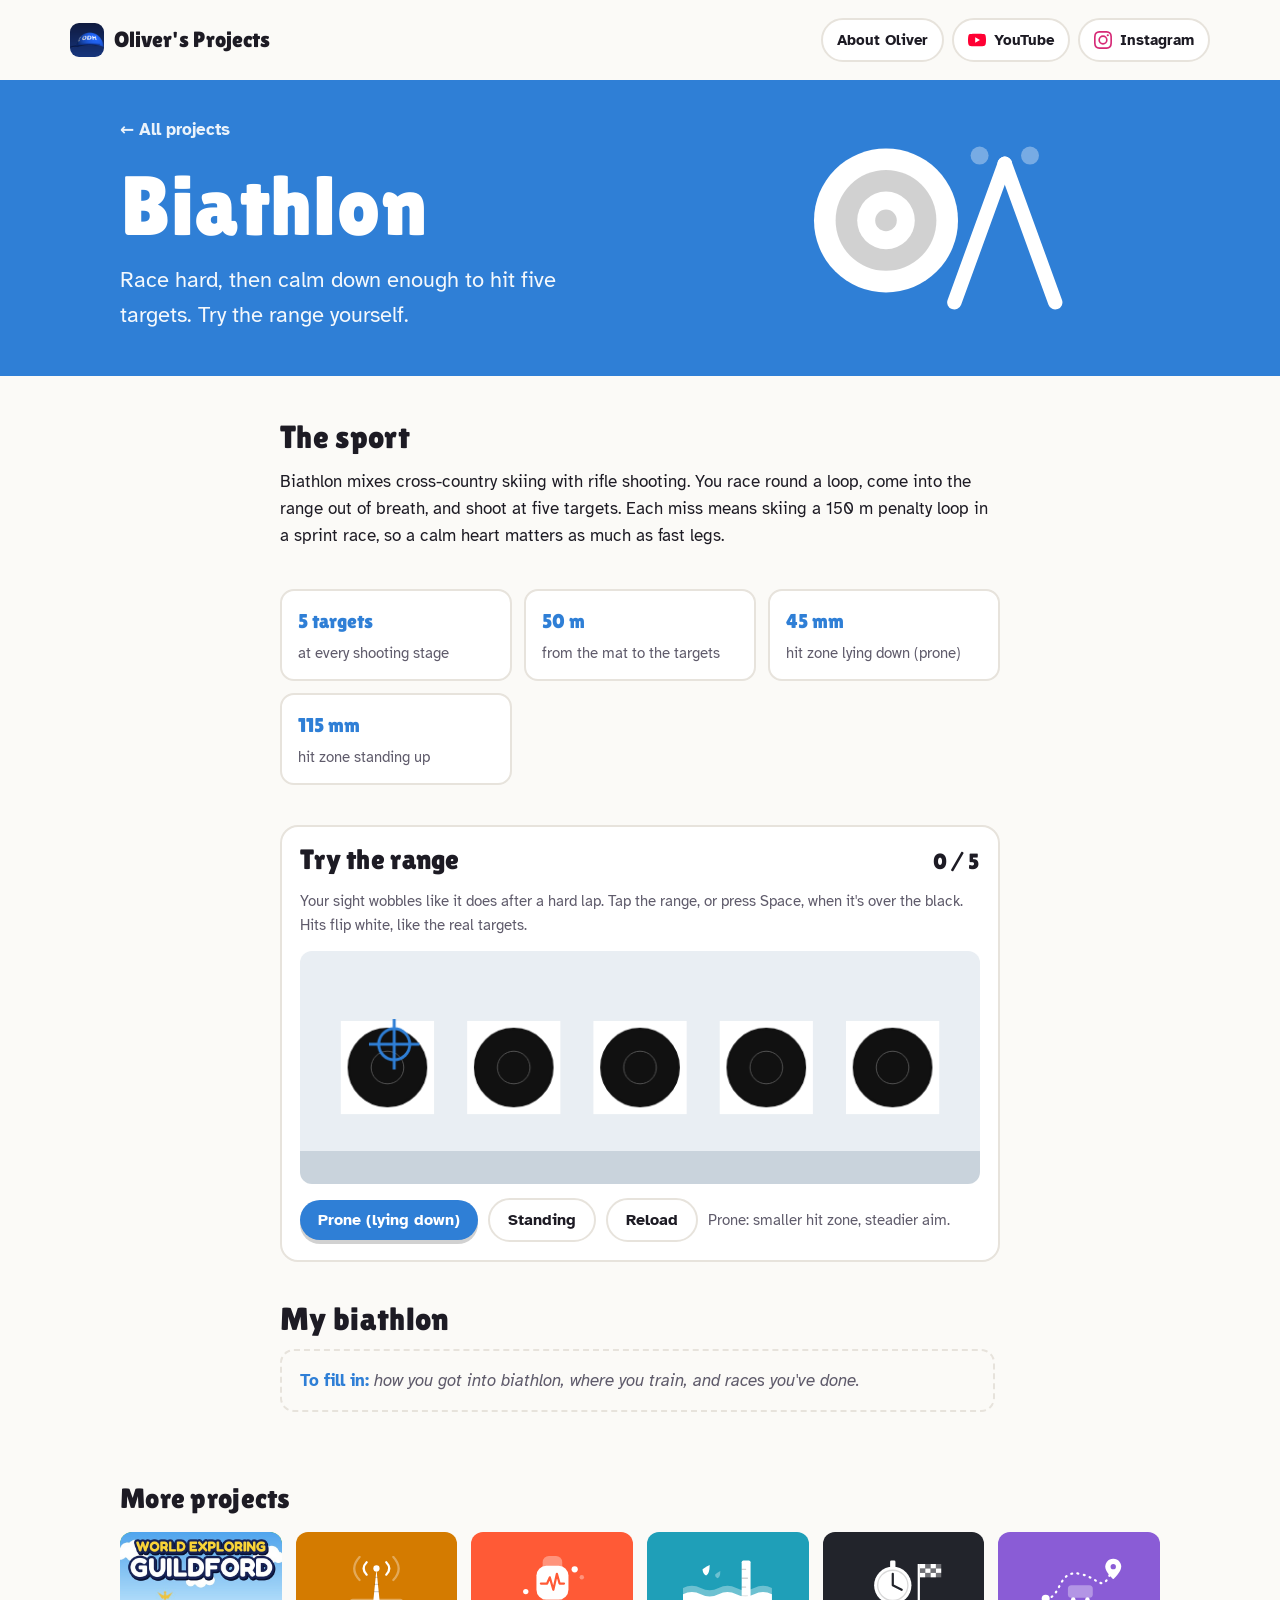
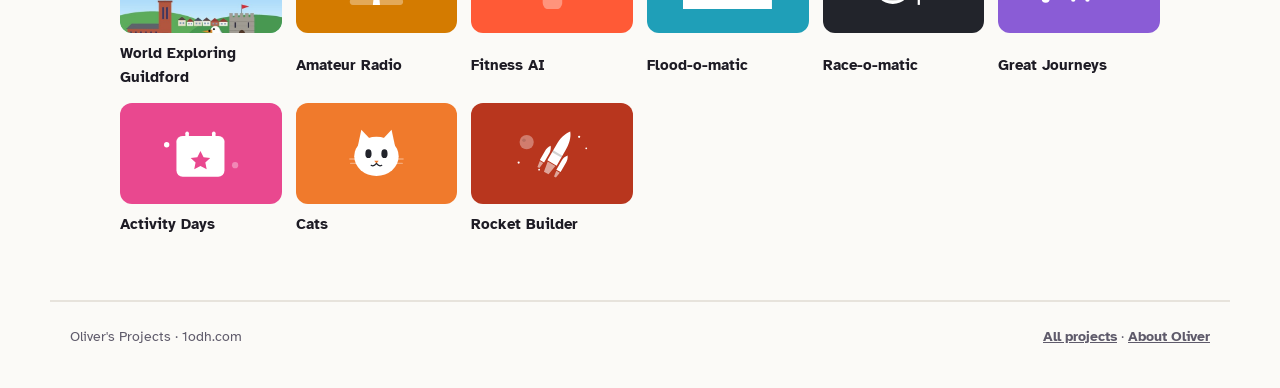
<file: biathlon.html>
<!doctype html>
<html lang="en-GB">
<head>
<meta charset="utf-8">
<meta name="viewport" content="width=device-width, initial-scale=1, viewport-fit=cover">
<title>Biathlon · Oliver&#x27;s Projects</title>
<meta name="description" content="Race hard, then calm down enough to hit five targets. Try the range yourself.">
<link rel="preconnect" href="https://fonts.googleapis.com">
<link rel="preconnect" href="https://fonts.gstatic.com" crossorigin>
<link rel="stylesheet" href="https://fonts.googleapis.com/css2?family=Atkinson+Hyperlegible:wght@400;700&family=Lilita+One&display=swap">
<link rel="stylesheet" href="style.css">
<link rel="icon" href="favicon.ico" sizes="any">
<link rel="icon" type="image/png" href="favicon.png">
<link rel="apple-touch-icon" href="apple-touch-icon.png">
</head>
<body><header class="topbar">
  <a class="brand" href="index.html"><img class="brand-hat" src="favicon.png" alt="" width="34" height="34">Oliver's Projects</a>
  <nav class="nav" aria-label="Main">
    <a class="pill" href="about.html">About Oliver</a>
    <a class="pill yt" href="https://www.youtube.com/@HamTechVibes" target="_blank" rel="noopener"><svg viewBox="0 0 24 24" aria-hidden="true"><path d="M23.5 6.2a3 3 0 0 0-2.1-2.1C19.5 3.6 12 3.6 12 3.6s-7.5 0-9.4.5A3 3 0 0 0 .5 6.2 31 31 0 0 0 0 12a31 31 0 0 0 .5 5.8 3 3 0 0 0 2.1 2.1c1.9.5 9.4.5 9.4.5s7.5 0 9.4-.5a3 3 0 0 0 2.1-2.1A31 31 0 0 0 24 12a31 31 0 0 0-.5-5.8zM9.6 15.6V8.4l6.3 3.6-6.3 3.6z"/></svg>YouTube</a>
    <a class="pill ig" href="https://www.instagram.com/hamtechvibes" target="_blank" rel="noopener"><svg viewBox="0 0 24 24" aria-hidden="true"><path d="M12 2.2c3.2 0 3.6 0 4.8.1 3.3.1 4.8 1.7 4.9 4.9.1 1.3.1 1.6.1 4.8s0 3.6-.1 4.8c-.1 3.2-1.7 4.8-4.9 4.9-1.3.1-1.6.1-4.8.1s-3.6 0-4.8-.1c-3.3-.1-4.8-1.7-4.9-4.9C2.2 15.6 2.2 15.2 2.2 12s0-3.6.1-4.8C2.4 3.9 3.9 2.4 7.2 2.3 8.4 2.2 8.8 2.2 12 2.2zM12 0C8.7 0 8.3 0 7.1.1 2.7.3.3 2.7.1 7.1 0 8.3 0 8.7 0 12s0 3.7.1 4.9c.2 4.4 2.6 6.8 7 7C8.3 24 8.7 24 12 24s3.7 0 4.9-.1c4.4-.2 6.8-2.6 7-7 .1-1.2.1-1.6.1-4.9s0-3.7-.1-4.9c-.2-4.4-2.6-6.8-7-7C15.7 0 15.3 0 12 0zm0 5.8a6.2 6.2 0 1 0 0 12.4 6.2 6.2 0 0 0 0-12.4zM12 16a4 4 0 1 1 0-8 4 4 0 0 1 0 8zm6.4-11.8a1.4 1.4 0 1 0 0 2.9 1.4 1.4 0 0 0 0-2.9z"/></svg>Instagram</a>
  </nav>
</header>
<div style="--c: var(--t-biathlon)">
<section class="p-hero">
  <div class="p-hero-inner">
    <div>
      <a class="back" href="index.html">← All projects</a>
      <h1>Biathlon</h1>
      <p class="tagline">Race hard, then calm down enough to hit five targets. Try the range yourself.</p>
    </div>
    <svg viewBox="0 0 200 120" aria-hidden="true">
<circle cx="70" cy="58" r="40" fill="#fff"/><circle cx="70" cy="58" r="28" fill="rgba(0,0,0,.18)"/><circle cx="70" cy="58" r="16" fill="#fff"/><circle cx="70" cy="58" r="6" fill="rgba(0,0,0,.18)"/>
<rect x="118" y="20" width="8" height="90" rx="4" transform="rotate(20 122 65)" fill="#fff"/><rect x="146" y="20" width="8" height="90" rx="4" transform="rotate(-20 150 65)" fill="#fff"/>
<circle cx="150" cy="22" r="5" fill="rgba(255,255,255,.35)"/><circle cx="122" cy="22" r="5" fill="rgba(255,255,255,.35)"/>
</svg>
  </div>
</section>
<main class="content">
<div class="block"><h2>The sport</h2>
<p>Biathlon mixes cross-country skiing with rifle shooting. You race round a loop, come into the range out of breath, and shoot at five targets. Each miss means skiing a 150 m penalty loop in a sprint race, so a calm heart matters as much as fast legs.</p></div>
<div class="facts">
<div class="fact"><b>5 targets</b><span>at every shooting stage</span></div>
<div class="fact"><b>50 m</b><span>from the mat to the targets</span></div>
<div class="fact"><b>45 mm</b><span>hit zone lying down (prone)</span></div>
<div class="fact"><b>115 mm</b><span>hit zone standing up</span></div>
</div>
<div class="toy">
  <div class="toy-head"><h2>Try the range</h2><span class="score" id="bi-score">0 / 5</span></div>
  <p class="toy-note">Your sight wobbles like it does after a hard lap. Tap the range, or press Space, when it's over the black. Hits flip white, like the real targets.</p>
  <canvas id="bi" width="700" height="240" aria-label="Biathlon shooting range game"></canvas>
  <div class="row">
    <button class="btn" id="bi-prone" type="button">Prone (lying down)</button>
    <button class="btn ghost" id="bi-stand" type="button">Standing</button>
    <button class="btn ghost" id="bi-reset" type="button">Reload</button>
    <span class="toy-note" id="bi-msg">Prone: smaller hit zone, steadier aim.</span>
  </div>
</div>
<div class="block"><h2>My biathlon</h2>
<p class="todo">how you got into biathlon, where you train, and races you've done.</p></div>
<script>
(function () {
  var cv = document.getElementById('bi'), ctx = cv.getContext('2d');
  var scoreEl = document.getElementById('bi-score'), msg = document.getElementById('bi-msg');
  var accent = getComputedStyle(cv).getPropertyValue('--c').trim() || '#2f7fd6';
  var mode = 'prone', shots = [], t0 = performance.now();
  var W = cv.width, H = cv.height, R = 40, gap = (W - 10 * R) / 6;
  function cx(i) { return gap + R + i * (2 * R + gap); }
  function hitR() { return mode === 'prone' ? R * 0.42 : R; }
  function wobble() { return mode === 'prone' ? 30 : 46; }
  function sight(now) {
    var i = shots.length, t = (now - t0) / 1000, a = wobble();
    return { x: cx(Math.min(i, 4)) + a * Math.sin(t * 1.7) * Math.cos(t * 0.6),
             y: H / 2 + a * 0.8 * Math.sin(t * 2.3 + 1) };
  }
  function draw(now) {
    ctx.fillStyle = '#e9eef3'; ctx.fillRect(0, 0, W, H);
    ctx.fillStyle = '#c9d3dc'; ctx.fillRect(0, H - 34, W, 34);
    for (var i = 0; i < 5; i++) {
      ctx.fillStyle = '#ffffff'; ctx.fillRect(cx(i) - R - 8, H / 2 - R - 8, 2 * R + 16, 2 * R + 16);
      var s = shots[i];
      ctx.beginPath(); ctx.arc(cx(i), H / 2, R, 0, 7);
      ctx.fillStyle = s === true ? '#ffffff' : '#111'; ctx.fill();
      ctx.lineWidth = 2; ctx.strokeStyle = '#111'; ctx.stroke();
      if (mode === 'prone' && s !== true) { ctx.beginPath(); ctx.arc(cx(i), H / 2, hitR(), 0, 7); ctx.strokeStyle = '#555'; ctx.lineWidth = 1; ctx.stroke(); }
      if (s === false) { ctx.fillStyle = '#e23b3b'; ctx.font = 'bold 20px sans-serif'; ctx.textAlign = 'center'; ctx.fillText('MISS', cx(i), H - 11); }
      if (s === true) { ctx.fillStyle = '#1f8a4c'; ctx.font = 'bold 20px sans-serif'; ctx.textAlign = 'center'; ctx.fillText('HIT', cx(i), H - 11); }
    }
    if (shots.length < 5) {
      var p = sight(now);
      ctx.strokeStyle = accent; ctx.lineWidth = 3;
      ctx.beginPath(); ctx.arc(p.x, p.y, 16, 0, 7); ctx.stroke();
      ctx.beginPath(); ctx.moveTo(p.x - 26, p.y); ctx.lineTo(p.x + 26, p.y); ctx.moveTo(p.x, p.y - 26); ctx.lineTo(p.x, p.y + 26); ctx.stroke();
    }
  }
  function loop(now) { draw(now); requestAnimationFrame(loop); }
  function fire() {
    if (shots.length >= 5) return;
    var p = sight(performance.now()), i = shots.length;
    var d = Math.hypot(p.x - cx(i), p.y - H / 2);
    shots.push(d <= hitR());
    var hits = shots.filter(Boolean).length;
    scoreEl.textContent = hits + ' / 5';
    if (shots.length === 5) {
      var miss = 5 - hits;
      msg.textContent = miss === 0 ? 'Clean shoot! No penalty loops.' : miss + ' miss' + (miss > 1 ? 'es' : '') + ': ' + (miss * 150) + ' m of penalty loops.';
    }
  }
  function setMode(m) {
    mode = m; shots = []; scoreEl.textContent = '0 / 5'; t0 = performance.now();
    document.getElementById('bi-prone').className = 'btn' + (m === 'prone' ? '' : ' ghost');
    document.getElementById('bi-stand').className = 'btn' + (m === 'stand' ? '' : ' ghost');
    msg.textContent = m === 'prone' ? 'Prone: smaller hit zone, steadier aim.' : 'Standing: the whole black disc counts, but you wobble more.';
  }
  cv.addEventListener('pointerdown', function (e) { e.preventDefault(); fire(); });
  document.addEventListener('keydown', function (e) {
    if (e.code === 'Space' && ['INPUT','BUTTON'].indexOf(document.activeElement.tagName) < 0) { e.preventDefault(); fire(); }
  });
  document.getElementById('bi-prone').onclick = function () { setMode('prone'); };
  document.getElementById('bi-stand').onclick = function () { setMode('stand'); };
  document.getElementById('bi-reset').onclick = function () { setMode(mode); };
  requestAnimationFrame(loop);
})();
</script>
</main>
</div>
<section class="more">
  <h2>More projects</h2>
  <div class="more-row">
<a href="explore-guildford.html" style="--c: var(--t-guildford)"><span class="mini"><img src="guildford-explorers-icon.jpg" alt="" loading="lazy"></span>World Exploring Guildford</a>
<a href="amateur-radio.html" style="--c: var(--t-radio)"><span class="mini"><svg viewBox="0 0 200 120" aria-hidden="true">
<path d="M92 110 L100 30 L108 110Z" fill="#fff"/><path d="M94 80 H106 M95 64 H105 M97 48 H103" stroke="rgba(0,0,0,.18)" stroke-width="3"/>
<circle cx="100" cy="28" r="7" fill="#fff"/>
<path d="M78 14 Q64 28 78 42 M122 14 Q136 28 122 42" fill="none" stroke="#fff" stroke-width="5" stroke-linecap="round"/>
<path d="M62 2 Q38 28 62 54 M138 2 Q162 28 138 54" fill="none" stroke="rgba(255,255,255,.35)" stroke-width="5" stroke-linecap="round"/>
<rect x="40" y="96" width="120" height="14" rx="7" fill="rgba(255,255,255,.35)"/>
</svg></span>Amateur Radio</a>
<a href="fitness-ai.html" style="--c: var(--t-fitness)"><span class="mini"><svg viewBox="0 0 200 120" aria-hidden="true">
<rect x="78" y="0" width="44" height="120" rx="14" fill="rgba(255,255,255,.35)"/>
<rect x="64" y="22" width="72" height="76" rx="22" fill="#fff"/>
<path d="M74 62 H88 L94 48 L102 76 L110 40 L116 62 H126" fill="none" stroke="#ff5a36" stroke-width="5" stroke-linecap="round" stroke-linejoin="round"/>
<circle cx="150" cy="30" r="7" fill="#fff"/><circle cx="166" cy="48" r="5" fill="rgba(255,255,255,.35)"/><circle cx="40" cy="80" r="6" fill="#fff"/>
</svg></span>Fitness AI</a>
<a href="flood-o-matic.html" style="--c: var(--t-flood)"><span class="mini"><svg viewBox="0 0 200 120" aria-hidden="true">
<rect x="132" y="10" width="20" height="100" rx="4" fill="#fff"/>
<path d="M132 30 H142 M132 50 H146 M132 70 H142 M132 90 H146" stroke="rgba(0,0,0,.18)" stroke-width="3"/>
<path d="M0 72 Q20 62 40 72 T80 72 T120 72 T160 72 T200 72 V120 H0Z" fill="rgba(255,255,255,.35)"/>
<path d="M0 86 Q20 76 40 86 T80 86 T120 86 T160 86 T200 86 V120 H0Z" fill="#fff"/>
<path d="M60 20 Q60 40 52 44 Q44 40 44 30 Q48 26 60 20Z" fill="#fff"/><path d="M84 34 Q84 48 78 50 Q72 48 72 42 Q75 39 84 34Z" fill="rgba(255,255,255,.35)"/>
</svg></span>Flood-o-matic</a>
<a href="race-o-matic.html" style="--c: var(--t-race)"><span class="mini"><svg viewBox="0 0 200 120" aria-hidden="true">
<circle cx="76" cy="66" r="42" fill="#fff"/><rect x="70" y="10" width="12" height="16" rx="3" fill="#fff"/>
<circle cx="76" cy="66" r="34" fill="none" stroke="rgba(0,0,0,.15)" stroke-width="3"/>
<path d="M76 66 L76 40 M76 66 L96 76" stroke="#22242b" stroke-width="5" stroke-linecap="round"/>
<rect x="132" y="18" width="5" height="92" fill="#fff"/>
<g fill="#fff"><rect x="137" y="18" width="12" height="10"/><rect x="161" y="18" width="12" height="10"/><rect x="149" y="28" width="12" height="10"/><rect x="173" y="28" width="12" height="10"/><rect x="137" y="38" width="12" height="10"/><rect x="161" y="38" width="12" height="10"/></g>
<g fill="rgba(255,255,255,.35)"><rect x="149" y="18" width="12" height="10"/><rect x="173" y="18" width="12" height="10"/><rect x="137" y="28" width="12" height="10"/><rect x="161" y="28" width="12" height="10"/><rect x="149" y="38" width="12" height="10"/><rect x="173" y="38" width="12" height="10"/></g>
</svg></span>Race-o-matic</a>
<a href="great-journeys.html" style="--c: var(--t-journeys)"><span class="mini"><svg viewBox="0 0 200 120" aria-hidden="true">
<path d="M24 96 C60 96 50 30 100 40 S150 90 176 24" fill="none" stroke="#fff" stroke-width="5" stroke-dasharray="2 12" stroke-linecap="round"/>
<circle cx="24" cy="96" r="9" fill="#fff"/>
<path d="M176 6 C164 6 158 16 158 24 C158 36 176 52 176 52 C176 52 194 36 194 24 C194 16 188 6 176 6Z" fill="#fff"/><circle cx="176" cy="24" r="6" fill="#8a5cd6"/>
<rect x="74" y="66" width="56" height="28" rx="8" fill="rgba(255,255,255,.35)"/><circle cx="86" cy="98" r="5" fill="#fff"/><circle cx="118" cy="98" r="5" fill="#fff"/>
</svg></span>Great Journeys</a>
<a href="activity-days.html" style="--c: var(--t-activity)"><span class="mini"><svg viewBox="0 0 200 120" aria-hidden="true">
<rect x="46" y="20" width="108" height="92" rx="14" fill="#fff"/><rect x="46" y="20" width="108" height="24" rx="12" fill="rgba(255,255,255,.35)"/>
<rect x="66" y="10" width="8" height="20" rx="4" fill="#fff"/><rect x="126" y="10" width="8" height="20" rx="4" fill="#fff"/>
<path d="M100 54 L107 68 L122 70 L111 80 L114 95 L100 88 L86 95 L89 80 L78 70 L93 68Z" fill="#e9488f"/>
<circle cx="24" cy="40" r="6" fill="#fff"/><circle cx="178" cy="86" r="7" fill="rgba(255,255,255,.35)"/>
</svg></span>Activity Days</a>
<a href="cats.html" style="--c: var(--t-cats)"><span class="mini"><svg viewBox="0 0 200 120" aria-hidden="true">
<path d="M58 44 L66 6 L92 34Z" fill="#fff"/><path d="M142 44 L134 6 L108 34Z" fill="#fff"/>
<ellipse cx="100" cy="66" rx="50" ry="44" fill="#fff"/>
<ellipse cx="82" cy="60" rx="7" ry="10" fill="#22242b"/><ellipse cx="118" cy="60" rx="7" ry="10" fill="#22242b"/>
<path d="M95 76 L105 76 L100 82Z" fill="#f07a2c"/>
<path d="M100 82 Q94 90 88 86 M100 82 Q106 90 112 86" fill="none" stroke="#22242b" stroke-width="2.5" stroke-linecap="round"/>
<path d="M40 72 H70 M42 82 H70 M130 72 H160 M130 82 H158" stroke="rgba(255,255,255,.35)" stroke-width="3" stroke-linecap="round"/>
</svg></span>Cats</a>
<a href="mars-rocket.html" style="--c: var(--t-rocket)"><span class="mini"><svg viewBox="0 0 200 120" aria-hidden="true">
<circle cx="42" cy="34" r="16" fill="rgba(255,255,255,.35)"/><circle cx="36" cy="30" r="4" fill="rgba(0,0,0,.12)"/>
<g fill="#fff"><circle cx="160" cy="22" r="2.5"/><circle cx="176" cy="48" r="2"/><circle cx="70" cy="96" r="2"/><circle cx="24" cy="80" r="2.5"/></g>
<g transform="rotate(30 110 62)">
<path d="M110 2c-9 11-12 26-12 42v40h24V44c0-16-3-31-12-42z" fill="#fff"/>
<rect x="98" y="58" width="24" height="5" fill="rgba(0,0,0,.18)"/>
<path d="M88 52c-4 5-5 11-5 16v24h11V68c0-5-2-11-6-16zM132 52c-4 5-6 11-6 16v24h11V68c0-5-1-11-5-16z" fill="#fff"/>
<path d="M100 86h20l-4 24h-12zM84 94h9l-2 14h-5zM127 94h9l-2 14h-5z" fill="rgba(255,255,255,.55)"/>
</g>
</svg></span>Rocket Builder</a>
  </div>
</section>
<footer class="site">
  <span>Oliver's Projects · 1odh.com</span>
  <span><a href="index.html">All projects</a> · <a href="about.html">About Oliver</a></span>
</footer>
</body>
</html>
</file>
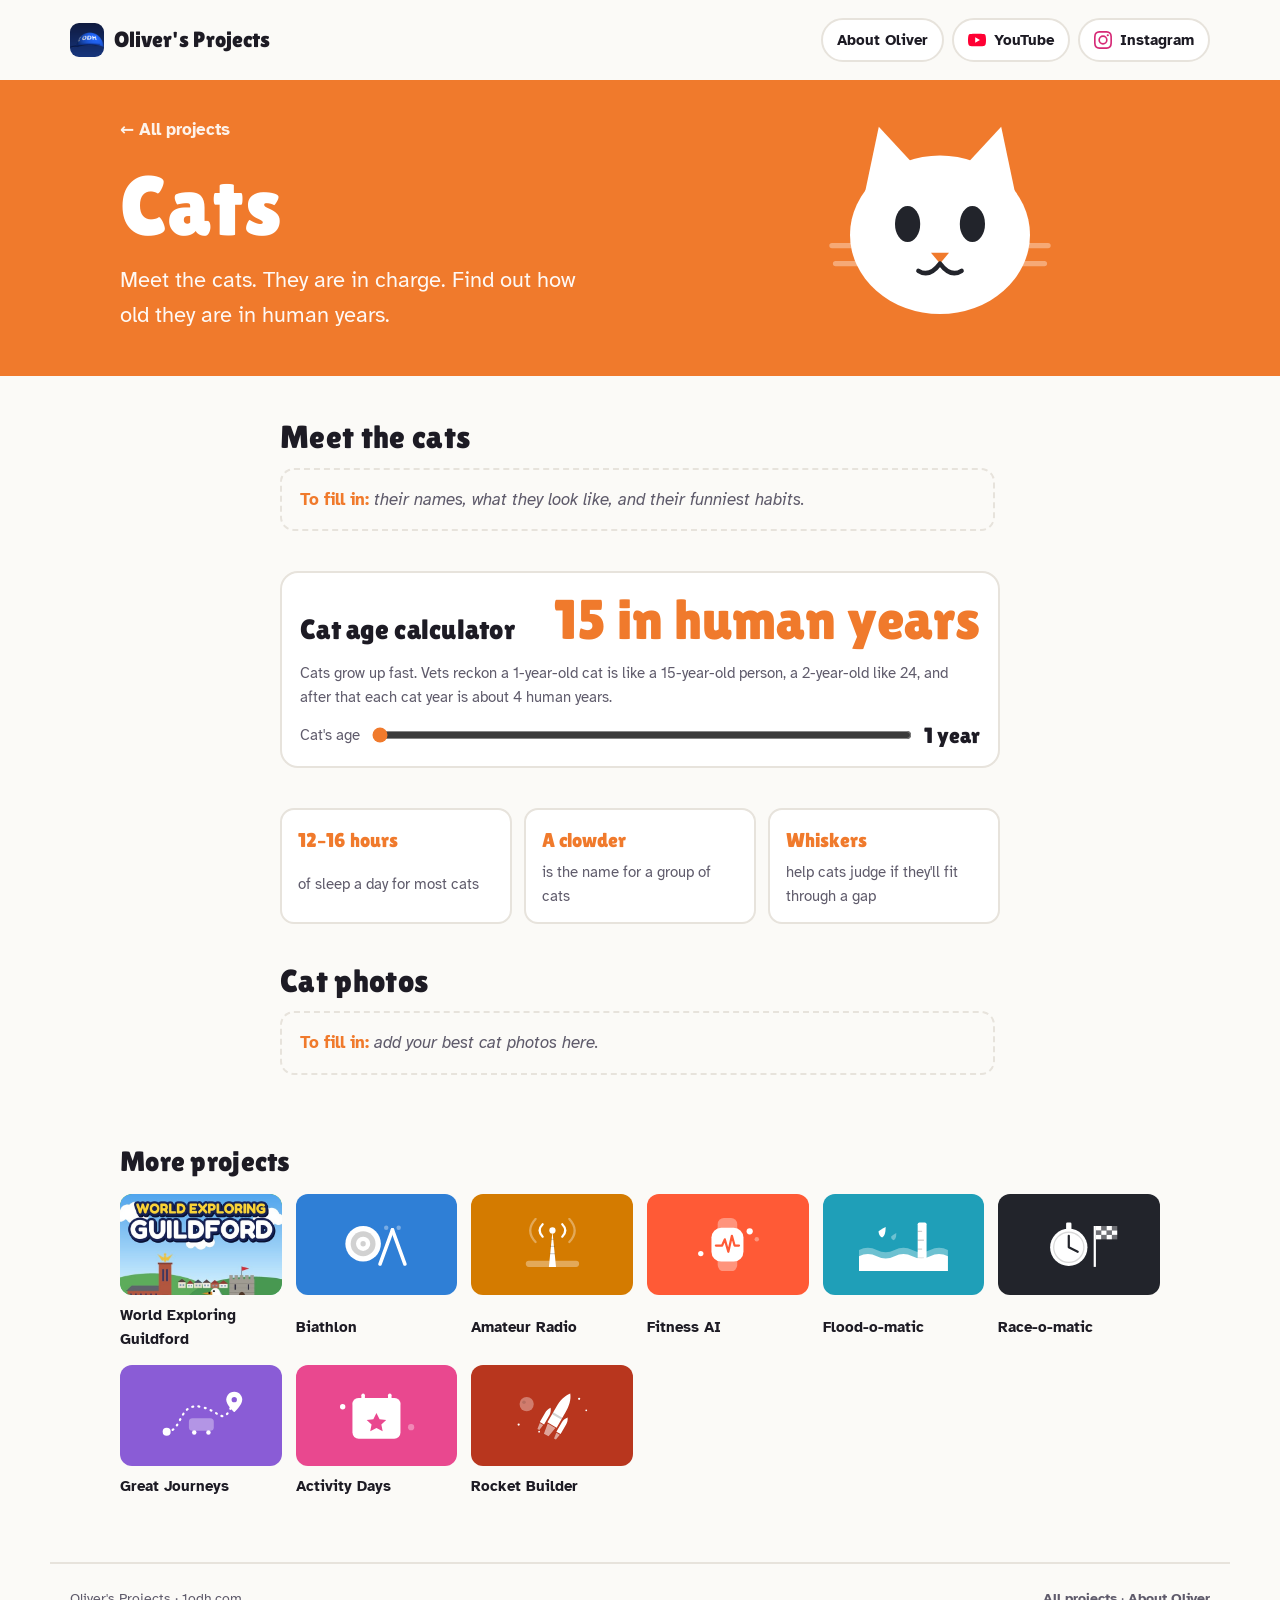
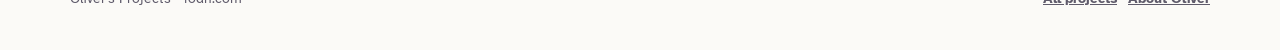
<file: cats.html>
<!doctype html>
<html lang="en-GB">
<head>
<meta charset="utf-8">
<meta name="viewport" content="width=device-width, initial-scale=1, viewport-fit=cover">
<title>Cats · Oliver&#x27;s Projects</title>
<meta name="description" content="Meet the cats. They are in charge. Find out how old they are in human years.">
<link rel="preconnect" href="https://fonts.googleapis.com">
<link rel="preconnect" href="https://fonts.gstatic.com" crossorigin>
<link rel="stylesheet" href="https://fonts.googleapis.com/css2?family=Atkinson+Hyperlegible:wght@400;700&family=Lilita+One&display=swap">
<link rel="stylesheet" href="style.css">
<link rel="icon" href="favicon.ico" sizes="any">
<link rel="icon" type="image/png" href="favicon.png">
<link rel="apple-touch-icon" href="apple-touch-icon.png">
</head>
<body><header class="topbar">
  <a class="brand" href="index.html"><img class="brand-hat" src="favicon.png" alt="" width="34" height="34">Oliver's Projects</a>
  <nav class="nav" aria-label="Main">
    <a class="pill" href="about.html">About Oliver</a>
    <a class="pill yt" href="https://www.youtube.com/@HamTechVibes" target="_blank" rel="noopener"><svg viewBox="0 0 24 24" aria-hidden="true"><path d="M23.5 6.2a3 3 0 0 0-2.1-2.1C19.5 3.6 12 3.6 12 3.6s-7.5 0-9.4.5A3 3 0 0 0 .5 6.2 31 31 0 0 0 0 12a31 31 0 0 0 .5 5.8 3 3 0 0 0 2.1 2.1c1.9.5 9.4.5 9.4.5s7.5 0 9.4-.5a3 3 0 0 0 2.1-2.1A31 31 0 0 0 24 12a31 31 0 0 0-.5-5.8zM9.6 15.6V8.4l6.3 3.6-6.3 3.6z"/></svg>YouTube</a>
    <a class="pill ig" href="https://www.instagram.com/hamtechvibes" target="_blank" rel="noopener"><svg viewBox="0 0 24 24" aria-hidden="true"><path d="M12 2.2c3.2 0 3.6 0 4.8.1 3.3.1 4.8 1.7 4.9 4.9.1 1.3.1 1.6.1 4.8s0 3.6-.1 4.8c-.1 3.2-1.7 4.8-4.9 4.9-1.3.1-1.6.1-4.8.1s-3.6 0-4.8-.1c-3.3-.1-4.8-1.7-4.9-4.9C2.2 15.6 2.2 15.2 2.2 12s0-3.6.1-4.8C2.4 3.9 3.9 2.4 7.2 2.3 8.4 2.2 8.8 2.2 12 2.2zM12 0C8.7 0 8.3 0 7.1.1 2.7.3.3 2.7.1 7.1 0 8.3 0 8.7 0 12s0 3.7.1 4.9c.2 4.4 2.6 6.8 7 7C8.3 24 8.7 24 12 24s3.7 0 4.9-.1c4.4-.2 6.8-2.6 7-7 .1-1.2.1-1.6.1-4.9s0-3.7-.1-4.9c-.2-4.4-2.6-6.8-7-7C15.7 0 15.3 0 12 0zm0 5.8a6.2 6.2 0 1 0 0 12.4 6.2 6.2 0 0 0 0-12.4zM12 16a4 4 0 1 1 0-8 4 4 0 0 1 0 8zm6.4-11.8a1.4 1.4 0 1 0 0 2.9 1.4 1.4 0 0 0 0-2.9z"/></svg>Instagram</a>
  </nav>
</header>
<div style="--c: var(--t-cats)">
<section class="p-hero">
  <div class="p-hero-inner">
    <div>
      <a class="back" href="index.html">← All projects</a>
      <h1>Cats</h1>
      <p class="tagline">Meet the cats. They are in charge. Find out how old they are in human years.</p>
    </div>
    <svg viewBox="0 0 200 120" aria-hidden="true">
<path d="M58 44 L66 6 L92 34Z" fill="#fff"/><path d="M142 44 L134 6 L108 34Z" fill="#fff"/>
<ellipse cx="100" cy="66" rx="50" ry="44" fill="#fff"/>
<ellipse cx="82" cy="60" rx="7" ry="10" fill="#22242b"/><ellipse cx="118" cy="60" rx="7" ry="10" fill="#22242b"/>
<path d="M95 76 L105 76 L100 82Z" fill="#f07a2c"/>
<path d="M100 82 Q94 90 88 86 M100 82 Q106 90 112 86" fill="none" stroke="#22242b" stroke-width="2.5" stroke-linecap="round"/>
<path d="M40 72 H70 M42 82 H70 M130 72 H160 M130 82 H158" stroke="rgba(255,255,255,.35)" stroke-width="3" stroke-linecap="round"/>
</svg>
  </div>
</section>
<main class="content">
<div class="block"><h2>Meet the cats</h2>
<p class="todo">their names, what they look like, and their funniest habits.</p></div>
<div class="toy">
  <div class="toy-head"><h2>Cat age calculator</h2><span class="big-number" id="cat-h">15</span></div>
  <p class="toy-note">Cats grow up fast. Vets reckon a 1-year-old cat is like a 15-year-old person, a 2-year-old like 24, and after that each cat year is about 4 human years.</p>
  <div class="row"><label for="cat-y" class="toy-note">Cat's age</label><input type="range" id="cat-y" min="1" max="20" value="1"><span class="score" id="cat-l">1 year</span></div>
</div>
<div class="facts">
<div class="fact"><b>12–16 hours</b><span>of sleep a day for most cats</span></div>
<div class="fact"><b>A clowder</b><span>is the name for a group of cats</span></div>
<div class="fact"><b>Whiskers</b><span>help cats judge if they'll fit through a gap</span></div>
</div>
<div class="block"><h2>Cat photos</h2>
<p class="todo">add your best cat photos here.</p></div>
<script>
(function () {
  var y = document.getElementById('cat-y'), h = document.getElementById('cat-h'), l = document.getElementById('cat-l');
  function upd() { var n = parseInt(y.value, 10), hu = n === 1 ? 15 : 24 + (n - 2) * 4;
    h.textContent = hu + ' in human years'; l.textContent = n + (n === 1 ? ' year' : ' years'); }
  y.addEventListener('input', upd); upd();
})();
</script>
</main>
</div>
<section class="more">
  <h2>More projects</h2>
  <div class="more-row">
<a href="explore-guildford.html" style="--c: var(--t-guildford)"><span class="mini"><img src="guildford-explorers-icon.jpg" alt="" loading="lazy"></span>World Exploring Guildford</a>
<a href="biathlon.html" style="--c: var(--t-biathlon)"><span class="mini"><svg viewBox="0 0 200 120" aria-hidden="true">
<circle cx="70" cy="58" r="40" fill="#fff"/><circle cx="70" cy="58" r="28" fill="rgba(0,0,0,.18)"/><circle cx="70" cy="58" r="16" fill="#fff"/><circle cx="70" cy="58" r="6" fill="rgba(0,0,0,.18)"/>
<rect x="118" y="20" width="8" height="90" rx="4" transform="rotate(20 122 65)" fill="#fff"/><rect x="146" y="20" width="8" height="90" rx="4" transform="rotate(-20 150 65)" fill="#fff"/>
<circle cx="150" cy="22" r="5" fill="rgba(255,255,255,.35)"/><circle cx="122" cy="22" r="5" fill="rgba(255,255,255,.35)"/>
</svg></span>Biathlon</a>
<a href="amateur-radio.html" style="--c: var(--t-radio)"><span class="mini"><svg viewBox="0 0 200 120" aria-hidden="true">
<path d="M92 110 L100 30 L108 110Z" fill="#fff"/><path d="M94 80 H106 M95 64 H105 M97 48 H103" stroke="rgba(0,0,0,.18)" stroke-width="3"/>
<circle cx="100" cy="28" r="7" fill="#fff"/>
<path d="M78 14 Q64 28 78 42 M122 14 Q136 28 122 42" fill="none" stroke="#fff" stroke-width="5" stroke-linecap="round"/>
<path d="M62 2 Q38 28 62 54 M138 2 Q162 28 138 54" fill="none" stroke="rgba(255,255,255,.35)" stroke-width="5" stroke-linecap="round"/>
<rect x="40" y="96" width="120" height="14" rx="7" fill="rgba(255,255,255,.35)"/>
</svg></span>Amateur Radio</a>
<a href="fitness-ai.html" style="--c: var(--t-fitness)"><span class="mini"><svg viewBox="0 0 200 120" aria-hidden="true">
<rect x="78" y="0" width="44" height="120" rx="14" fill="rgba(255,255,255,.35)"/>
<rect x="64" y="22" width="72" height="76" rx="22" fill="#fff"/>
<path d="M74 62 H88 L94 48 L102 76 L110 40 L116 62 H126" fill="none" stroke="#ff5a36" stroke-width="5" stroke-linecap="round" stroke-linejoin="round"/>
<circle cx="150" cy="30" r="7" fill="#fff"/><circle cx="166" cy="48" r="5" fill="rgba(255,255,255,.35)"/><circle cx="40" cy="80" r="6" fill="#fff"/>
</svg></span>Fitness AI</a>
<a href="flood-o-matic.html" style="--c: var(--t-flood)"><span class="mini"><svg viewBox="0 0 200 120" aria-hidden="true">
<rect x="132" y="10" width="20" height="100" rx="4" fill="#fff"/>
<path d="M132 30 H142 M132 50 H146 M132 70 H142 M132 90 H146" stroke="rgba(0,0,0,.18)" stroke-width="3"/>
<path d="M0 72 Q20 62 40 72 T80 72 T120 72 T160 72 T200 72 V120 H0Z" fill="rgba(255,255,255,.35)"/>
<path d="M0 86 Q20 76 40 86 T80 86 T120 86 T160 86 T200 86 V120 H0Z" fill="#fff"/>
<path d="M60 20 Q60 40 52 44 Q44 40 44 30 Q48 26 60 20Z" fill="#fff"/><path d="M84 34 Q84 48 78 50 Q72 48 72 42 Q75 39 84 34Z" fill="rgba(255,255,255,.35)"/>
</svg></span>Flood-o-matic</a>
<a href="race-o-matic.html" style="--c: var(--t-race)"><span class="mini"><svg viewBox="0 0 200 120" aria-hidden="true">
<circle cx="76" cy="66" r="42" fill="#fff"/><rect x="70" y="10" width="12" height="16" rx="3" fill="#fff"/>
<circle cx="76" cy="66" r="34" fill="none" stroke="rgba(0,0,0,.15)" stroke-width="3"/>
<path d="M76 66 L76 40 M76 66 L96 76" stroke="#22242b" stroke-width="5" stroke-linecap="round"/>
<rect x="132" y="18" width="5" height="92" fill="#fff"/>
<g fill="#fff"><rect x="137" y="18" width="12" height="10"/><rect x="161" y="18" width="12" height="10"/><rect x="149" y="28" width="12" height="10"/><rect x="173" y="28" width="12" height="10"/><rect x="137" y="38" width="12" height="10"/><rect x="161" y="38" width="12" height="10"/></g>
<g fill="rgba(255,255,255,.35)"><rect x="149" y="18" width="12" height="10"/><rect x="173" y="18" width="12" height="10"/><rect x="137" y="28" width="12" height="10"/><rect x="161" y="28" width="12" height="10"/><rect x="149" y="38" width="12" height="10"/><rect x="173" y="38" width="12" height="10"/></g>
</svg></span>Race-o-matic</a>
<a href="great-journeys.html" style="--c: var(--t-journeys)"><span class="mini"><svg viewBox="0 0 200 120" aria-hidden="true">
<path d="M24 96 C60 96 50 30 100 40 S150 90 176 24" fill="none" stroke="#fff" stroke-width="5" stroke-dasharray="2 12" stroke-linecap="round"/>
<circle cx="24" cy="96" r="9" fill="#fff"/>
<path d="M176 6 C164 6 158 16 158 24 C158 36 176 52 176 52 C176 52 194 36 194 24 C194 16 188 6 176 6Z" fill="#fff"/><circle cx="176" cy="24" r="6" fill="#8a5cd6"/>
<rect x="74" y="66" width="56" height="28" rx="8" fill="rgba(255,255,255,.35)"/><circle cx="86" cy="98" r="5" fill="#fff"/><circle cx="118" cy="98" r="5" fill="#fff"/>
</svg></span>Great Journeys</a>
<a href="activity-days.html" style="--c: var(--t-activity)"><span class="mini"><svg viewBox="0 0 200 120" aria-hidden="true">
<rect x="46" y="20" width="108" height="92" rx="14" fill="#fff"/><rect x="46" y="20" width="108" height="24" rx="12" fill="rgba(255,255,255,.35)"/>
<rect x="66" y="10" width="8" height="20" rx="4" fill="#fff"/><rect x="126" y="10" width="8" height="20" rx="4" fill="#fff"/>
<path d="M100 54 L107 68 L122 70 L111 80 L114 95 L100 88 L86 95 L89 80 L78 70 L93 68Z" fill="#e9488f"/>
<circle cx="24" cy="40" r="6" fill="#fff"/><circle cx="178" cy="86" r="7" fill="rgba(255,255,255,.35)"/>
</svg></span>Activity Days</a>
<a href="mars-rocket.html" style="--c: var(--t-rocket)"><span class="mini"><svg viewBox="0 0 200 120" aria-hidden="true">
<circle cx="42" cy="34" r="16" fill="rgba(255,255,255,.35)"/><circle cx="36" cy="30" r="4" fill="rgba(0,0,0,.12)"/>
<g fill="#fff"><circle cx="160" cy="22" r="2.5"/><circle cx="176" cy="48" r="2"/><circle cx="70" cy="96" r="2"/><circle cx="24" cy="80" r="2.5"/></g>
<g transform="rotate(30 110 62)">
<path d="M110 2c-9 11-12 26-12 42v40h24V44c0-16-3-31-12-42z" fill="#fff"/>
<rect x="98" y="58" width="24" height="5" fill="rgba(0,0,0,.18)"/>
<path d="M88 52c-4 5-5 11-5 16v24h11V68c0-5-2-11-6-16zM132 52c-4 5-6 11-6 16v24h11V68c0-5-1-11-5-16z" fill="#fff"/>
<path d="M100 86h20l-4 24h-12zM84 94h9l-2 14h-5zM127 94h9l-2 14h-5z" fill="rgba(255,255,255,.55)"/>
</g>
</svg></span>Rocket Builder</a>
  </div>
</section>
<footer class="site">
  <span>Oliver's Projects · 1odh.com</span>
  <span><a href="index.html">All projects</a> · <a href="about.html">About Oliver</a></span>
</footer>
</body>
</html>
</file>
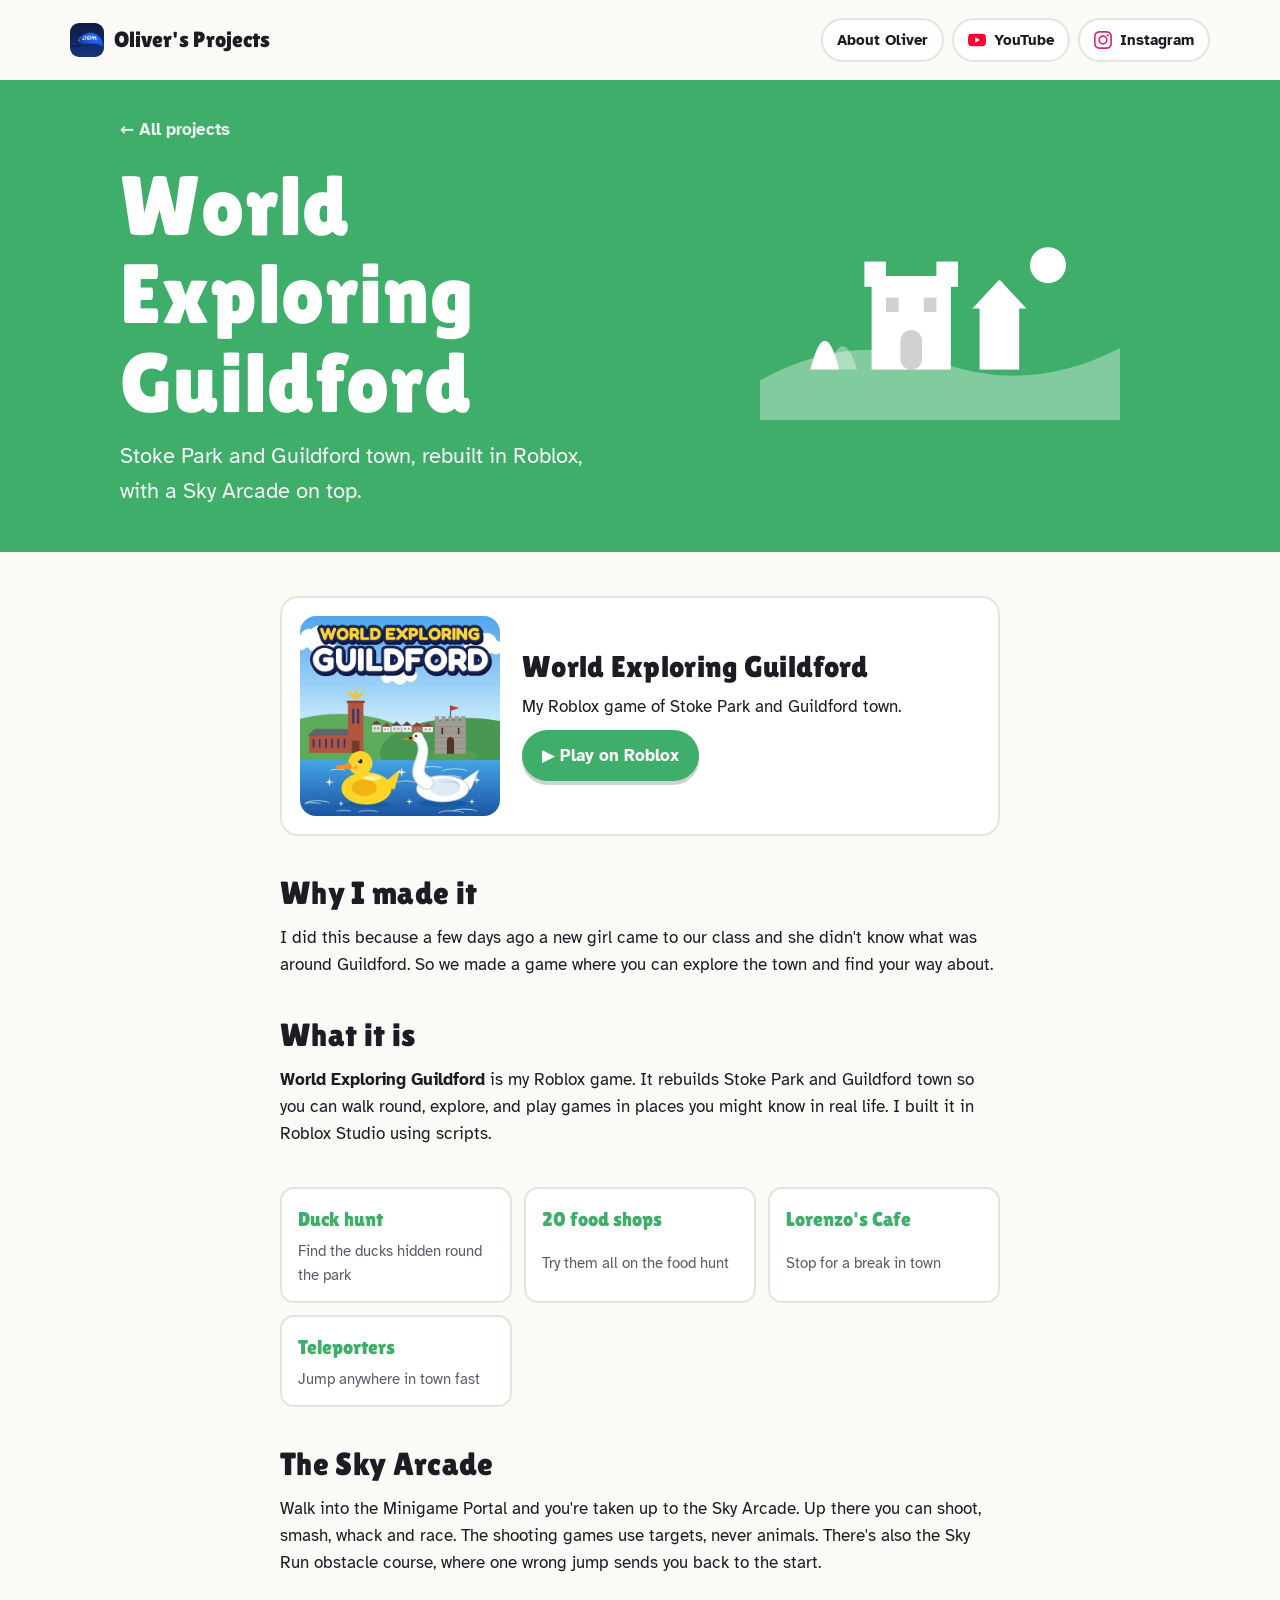
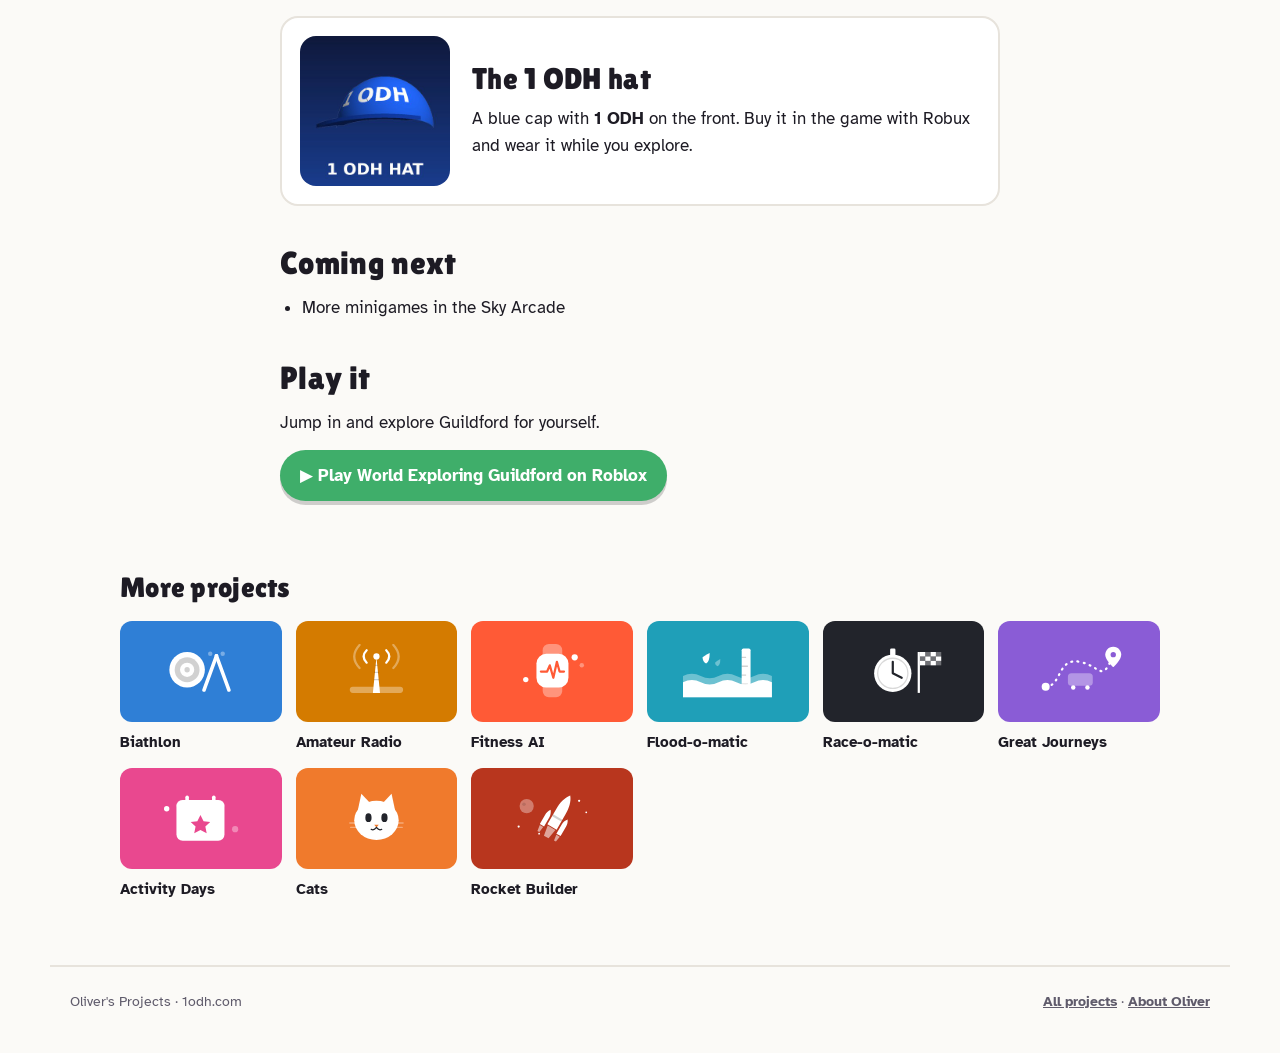
<file: explore-guildford.html>
<!doctype html>
<html lang="en-GB">
<head>
<meta charset="utf-8">
<meta name="viewport" content="width=device-width, initial-scale=1, viewport-fit=cover">
<title>World Exploring Guildford · Oliver&#x27;s Projects</title>
<meta name="description" content="Stoke Park and Guildford town, rebuilt in Roblox, with a Sky Arcade on top.">
<link rel="preconnect" href="https://fonts.googleapis.com">
<link rel="preconnect" href="https://fonts.gstatic.com" crossorigin>
<link rel="stylesheet" href="https://fonts.googleapis.com/css2?family=Atkinson+Hyperlegible:wght@400;700&family=Lilita+One&display=swap">
<link rel="stylesheet" href="style.css">
<link rel="icon" href="favicon.ico" sizes="any">
<link rel="icon" type="image/png" href="favicon.png">
<link rel="apple-touch-icon" href="apple-touch-icon.png">
</head>
<body><header class="topbar">
  <a class="brand" href="index.html"><img class="brand-hat" src="favicon.png" alt="" width="34" height="34">Oliver's Projects</a>
  <nav class="nav" aria-label="Main">
    <a class="pill" href="about.html">About Oliver</a>
    <a class="pill yt" href="https://www.youtube.com/@HamTechVibes" target="_blank" rel="noopener"><svg viewBox="0 0 24 24" aria-hidden="true"><path d="M23.5 6.2a3 3 0 0 0-2.1-2.1C19.5 3.6 12 3.6 12 3.6s-7.5 0-9.4.5A3 3 0 0 0 .5 6.2 31 31 0 0 0 0 12a31 31 0 0 0 .5 5.8 3 3 0 0 0 2.1 2.1c1.9.5 9.4.5 9.4.5s7.5 0 9.4-.5a3 3 0 0 0 2.1-2.1A31 31 0 0 0 24 12a31 31 0 0 0-.5-5.8zM9.6 15.6V8.4l6.3 3.6-6.3 3.6z"/></svg>YouTube</a>
    <a class="pill ig" href="https://www.instagram.com/hamtechvibes" target="_blank" rel="noopener"><svg viewBox="0 0 24 24" aria-hidden="true"><path d="M12 2.2c3.2 0 3.6 0 4.8.1 3.3.1 4.8 1.7 4.9 4.9.1 1.3.1 1.6.1 4.8s0 3.6-.1 4.8c-.1 3.2-1.7 4.8-4.9 4.9-1.3.1-1.6.1-4.8.1s-3.6 0-4.8-.1c-3.3-.1-4.8-1.7-4.9-4.9C2.2 15.6 2.2 15.2 2.2 12s0-3.6.1-4.8C2.4 3.9 3.9 2.4 7.2 2.3 8.4 2.2 8.8 2.2 12 2.2zM12 0C8.7 0 8.3 0 7.1.1 2.7.3.3 2.7.1 7.1 0 8.3 0 8.7 0 12s0 3.7.1 4.9c.2 4.4 2.6 6.8 7 7C8.3 24 8.7 24 12 24s3.7 0 4.9-.1c4.4-.2 6.8-2.6 7-7 .1-1.2.1-1.6.1-4.9s0-3.7-.1-4.9c-.2-4.4-2.6-6.8-7-7C15.7 0 15.3 0 12 0zm0 5.8a6.2 6.2 0 1 0 0 12.4 6.2 6.2 0 0 0 0-12.4zM12 16a4 4 0 1 1 0-8 4 4 0 0 1 0 8zm6.4-11.8a1.4 1.4 0 1 0 0 2.9 1.4 1.4 0 0 0 0-2.9z"/></svg>Instagram</a>
  </nav>
</header>
<div style="--c: var(--t-guildford)">
<section class="p-hero">
  <div class="p-hero-inner">
    <div>
      <a class="back" href="index.html">← All projects</a>
      <h1>World Exploring Guildford</h1>
      <p class="tagline">Stoke Park and Guildford town, rebuilt in Roblox, with a Sky Arcade on top.</p>
    </div>
    <svg viewBox="0 0 200 120" aria-hidden="true">
<path d="M0 98 Q50 70 100 88 T200 80 V120 H0Z" fill="rgba(255,255,255,.35)"/>
<rect x="62" y="40" width="44" height="52" fill="#fff"/><rect x="58" y="32" width="12" height="14" fill="#fff"/><rect x="98" y="32" width="12" height="14" fill="#fff"/>
<rect x="78" y="70" width="12" height="22" rx="6" fill="rgba(0,0,0,.18)"/><rect x="70" y="52" width="7" height="8" fill="rgba(0,0,0,.18)"/><rect x="91" y="52" width="7" height="8" fill="rgba(0,0,0,.18)"/>
<rect x="122" y="56" width="22" height="36" fill="#fff"/><path d="M118 58 L133 42 L148 58Z" fill="#fff"/>
<circle cx="160" cy="34" r="10" fill="#fff"/><path d="M28 92 Q36 60 44 92Z" fill="#fff"/><path d="M38 92 Q46 66 54 92Z" fill="rgba(255,255,255,.35)"/>
</svg>
  </div>
</section>
<main class="content">
<div class="game-card">
<img src="guildford-explorers-icon.jpg" alt="World Exploring Guildford game icon: a duck and a swan on the river with Guildford cathedral and castle behind" width="512" height="512">
<div class="game-card-text"><h2>World Exploring Guildford</h2><p>My Roblox game of Stoke Park and Guildford town.</p>
<a class="cta" href="https://www.roblox.com/games/87575933756775/World-Exploring-Guildford" target="_blank" rel="noopener">▶ Play on Roblox</a></div></div>
<div class="block"><h2>Why I made it</h2>
<p>I did this because a few days ago a new girl came to our class and she didn't know what was around Guildford. So we made a game where you can explore the town and find your way about.</p></div>
<div class="block"><h2>What it is</h2>
<p><strong>World Exploring Guildford</strong> is my Roblox game. It rebuilds Stoke Park and Guildford town so you can walk round, explore, and play games in places you might know in real life. I built it in Roblox Studio using scripts.</p></div>
<div class="facts">
<div class="fact"><b>Duck hunt</b><span>Find the ducks hidden round the park</span></div>
<div class="fact"><b>20 food shops</b><span>Try them all on the food hunt</span></div>
<div class="fact"><b>Lorenzo's Cafe</b><span>Stop for a break in town</span></div>
<div class="fact"><b>Teleporters</b><span>Jump anywhere in town fast</span></div>
</div>
<div class="block"><h2>The Sky Arcade</h2>
<p>Walk into the Minigame Portal and you're taken up to the Sky Arcade. Up there you can shoot, smash, whack and race. The shooting games use targets, never animals. There's also the Sky Run obstacle course, where one wrong jump sends you back to the start.</p></div>
<div class="game-card hat">
<img src="1odh-hat.jpg" alt="The blue 1 ODH hat" width="384" height="384">
<div class="game-card-text"><h2>The 1 ODH hat</h2><p>A blue cap with <strong>1 ODH</strong> on the front. Buy it in the game with Robux and wear it while you explore.</p></div></div>
<div class="block"><h2>Coming next</h2>
<ul>
<li>More minigames in the Sky Arcade</li>
</ul></div>
<div class="block"><h2>Play it</h2>
<p>Jump in and explore Guildford for yourself.</p>
<a class="cta" href="https://www.roblox.com/games/87575933756775/World-Exploring-Guildford" target="_blank" rel="noopener">▶ Play World Exploring Guildford on Roblox</a></div>
</main>
</div>
<section class="more">
  <h2>More projects</h2>
  <div class="more-row">
<a href="biathlon.html" style="--c: var(--t-biathlon)"><span class="mini"><svg viewBox="0 0 200 120" aria-hidden="true">
<circle cx="70" cy="58" r="40" fill="#fff"/><circle cx="70" cy="58" r="28" fill="rgba(0,0,0,.18)"/><circle cx="70" cy="58" r="16" fill="#fff"/><circle cx="70" cy="58" r="6" fill="rgba(0,0,0,.18)"/>
<rect x="118" y="20" width="8" height="90" rx="4" transform="rotate(20 122 65)" fill="#fff"/><rect x="146" y="20" width="8" height="90" rx="4" transform="rotate(-20 150 65)" fill="#fff"/>
<circle cx="150" cy="22" r="5" fill="rgba(255,255,255,.35)"/><circle cx="122" cy="22" r="5" fill="rgba(255,255,255,.35)"/>
</svg></span>Biathlon</a>
<a href="amateur-radio.html" style="--c: var(--t-radio)"><span class="mini"><svg viewBox="0 0 200 120" aria-hidden="true">
<path d="M92 110 L100 30 L108 110Z" fill="#fff"/><path d="M94 80 H106 M95 64 H105 M97 48 H103" stroke="rgba(0,0,0,.18)" stroke-width="3"/>
<circle cx="100" cy="28" r="7" fill="#fff"/>
<path d="M78 14 Q64 28 78 42 M122 14 Q136 28 122 42" fill="none" stroke="#fff" stroke-width="5" stroke-linecap="round"/>
<path d="M62 2 Q38 28 62 54 M138 2 Q162 28 138 54" fill="none" stroke="rgba(255,255,255,.35)" stroke-width="5" stroke-linecap="round"/>
<rect x="40" y="96" width="120" height="14" rx="7" fill="rgba(255,255,255,.35)"/>
</svg></span>Amateur Radio</a>
<a href="fitness-ai.html" style="--c: var(--t-fitness)"><span class="mini"><svg viewBox="0 0 200 120" aria-hidden="true">
<rect x="78" y="0" width="44" height="120" rx="14" fill="rgba(255,255,255,.35)"/>
<rect x="64" y="22" width="72" height="76" rx="22" fill="#fff"/>
<path d="M74 62 H88 L94 48 L102 76 L110 40 L116 62 H126" fill="none" stroke="#ff5a36" stroke-width="5" stroke-linecap="round" stroke-linejoin="round"/>
<circle cx="150" cy="30" r="7" fill="#fff"/><circle cx="166" cy="48" r="5" fill="rgba(255,255,255,.35)"/><circle cx="40" cy="80" r="6" fill="#fff"/>
</svg></span>Fitness AI</a>
<a href="flood-o-matic.html" style="--c: var(--t-flood)"><span class="mini"><svg viewBox="0 0 200 120" aria-hidden="true">
<rect x="132" y="10" width="20" height="100" rx="4" fill="#fff"/>
<path d="M132 30 H142 M132 50 H146 M132 70 H142 M132 90 H146" stroke="rgba(0,0,0,.18)" stroke-width="3"/>
<path d="M0 72 Q20 62 40 72 T80 72 T120 72 T160 72 T200 72 V120 H0Z" fill="rgba(255,255,255,.35)"/>
<path d="M0 86 Q20 76 40 86 T80 86 T120 86 T160 86 T200 86 V120 H0Z" fill="#fff"/>
<path d="M60 20 Q60 40 52 44 Q44 40 44 30 Q48 26 60 20Z" fill="#fff"/><path d="M84 34 Q84 48 78 50 Q72 48 72 42 Q75 39 84 34Z" fill="rgba(255,255,255,.35)"/>
</svg></span>Flood-o-matic</a>
<a href="race-o-matic.html" style="--c: var(--t-race)"><span class="mini"><svg viewBox="0 0 200 120" aria-hidden="true">
<circle cx="76" cy="66" r="42" fill="#fff"/><rect x="70" y="10" width="12" height="16" rx="3" fill="#fff"/>
<circle cx="76" cy="66" r="34" fill="none" stroke="rgba(0,0,0,.15)" stroke-width="3"/>
<path d="M76 66 L76 40 M76 66 L96 76" stroke="#22242b" stroke-width="5" stroke-linecap="round"/>
<rect x="132" y="18" width="5" height="92" fill="#fff"/>
<g fill="#fff"><rect x="137" y="18" width="12" height="10"/><rect x="161" y="18" width="12" height="10"/><rect x="149" y="28" width="12" height="10"/><rect x="173" y="28" width="12" height="10"/><rect x="137" y="38" width="12" height="10"/><rect x="161" y="38" width="12" height="10"/></g>
<g fill="rgba(255,255,255,.35)"><rect x="149" y="18" width="12" height="10"/><rect x="173" y="18" width="12" height="10"/><rect x="137" y="28" width="12" height="10"/><rect x="161" y="28" width="12" height="10"/><rect x="149" y="38" width="12" height="10"/><rect x="173" y="38" width="12" height="10"/></g>
</svg></span>Race-o-matic</a>
<a href="great-journeys.html" style="--c: var(--t-journeys)"><span class="mini"><svg viewBox="0 0 200 120" aria-hidden="true">
<path d="M24 96 C60 96 50 30 100 40 S150 90 176 24" fill="none" stroke="#fff" stroke-width="5" stroke-dasharray="2 12" stroke-linecap="round"/>
<circle cx="24" cy="96" r="9" fill="#fff"/>
<path d="M176 6 C164 6 158 16 158 24 C158 36 176 52 176 52 C176 52 194 36 194 24 C194 16 188 6 176 6Z" fill="#fff"/><circle cx="176" cy="24" r="6" fill="#8a5cd6"/>
<rect x="74" y="66" width="56" height="28" rx="8" fill="rgba(255,255,255,.35)"/><circle cx="86" cy="98" r="5" fill="#fff"/><circle cx="118" cy="98" r="5" fill="#fff"/>
</svg></span>Great Journeys</a>
<a href="activity-days.html" style="--c: var(--t-activity)"><span class="mini"><svg viewBox="0 0 200 120" aria-hidden="true">
<rect x="46" y="20" width="108" height="92" rx="14" fill="#fff"/><rect x="46" y="20" width="108" height="24" rx="12" fill="rgba(255,255,255,.35)"/>
<rect x="66" y="10" width="8" height="20" rx="4" fill="#fff"/><rect x="126" y="10" width="8" height="20" rx="4" fill="#fff"/>
<path d="M100 54 L107 68 L122 70 L111 80 L114 95 L100 88 L86 95 L89 80 L78 70 L93 68Z" fill="#e9488f"/>
<circle cx="24" cy="40" r="6" fill="#fff"/><circle cx="178" cy="86" r="7" fill="rgba(255,255,255,.35)"/>
</svg></span>Activity Days</a>
<a href="cats.html" style="--c: var(--t-cats)"><span class="mini"><svg viewBox="0 0 200 120" aria-hidden="true">
<path d="M58 44 L66 6 L92 34Z" fill="#fff"/><path d="M142 44 L134 6 L108 34Z" fill="#fff"/>
<ellipse cx="100" cy="66" rx="50" ry="44" fill="#fff"/>
<ellipse cx="82" cy="60" rx="7" ry="10" fill="#22242b"/><ellipse cx="118" cy="60" rx="7" ry="10" fill="#22242b"/>
<path d="M95 76 L105 76 L100 82Z" fill="#f07a2c"/>
<path d="M100 82 Q94 90 88 86 M100 82 Q106 90 112 86" fill="none" stroke="#22242b" stroke-width="2.5" stroke-linecap="round"/>
<path d="M40 72 H70 M42 82 H70 M130 72 H160 M130 82 H158" stroke="rgba(255,255,255,.35)" stroke-width="3" stroke-linecap="round"/>
</svg></span>Cats</a>
<a href="mars-rocket.html" style="--c: var(--t-rocket)"><span class="mini"><svg viewBox="0 0 200 120" aria-hidden="true">
<circle cx="42" cy="34" r="16" fill="rgba(255,255,255,.35)"/><circle cx="36" cy="30" r="4" fill="rgba(0,0,0,.12)"/>
<g fill="#fff"><circle cx="160" cy="22" r="2.5"/><circle cx="176" cy="48" r="2"/><circle cx="70" cy="96" r="2"/><circle cx="24" cy="80" r="2.5"/></g>
<g transform="rotate(30 110 62)">
<path d="M110 2c-9 11-12 26-12 42v40h24V44c0-16-3-31-12-42z" fill="#fff"/>
<rect x="98" y="58" width="24" height="5" fill="rgba(0,0,0,.18)"/>
<path d="M88 52c-4 5-5 11-5 16v24h11V68c0-5-2-11-6-16zM132 52c-4 5-6 11-6 16v24h11V68c0-5-1-11-5-16z" fill="#fff"/>
<path d="M100 86h20l-4 24h-12zM84 94h9l-2 14h-5zM127 94h9l-2 14h-5z" fill="rgba(255,255,255,.55)"/>
</g>
</svg></span>Rocket Builder</a>
  </div>
</section>
<footer class="site">
  <span>Oliver's Projects · 1odh.com</span>
  <span><a href="index.html">All projects</a> · <a href="about.html">About Oliver</a></span>
</footer>
</body>
</html>
</file>
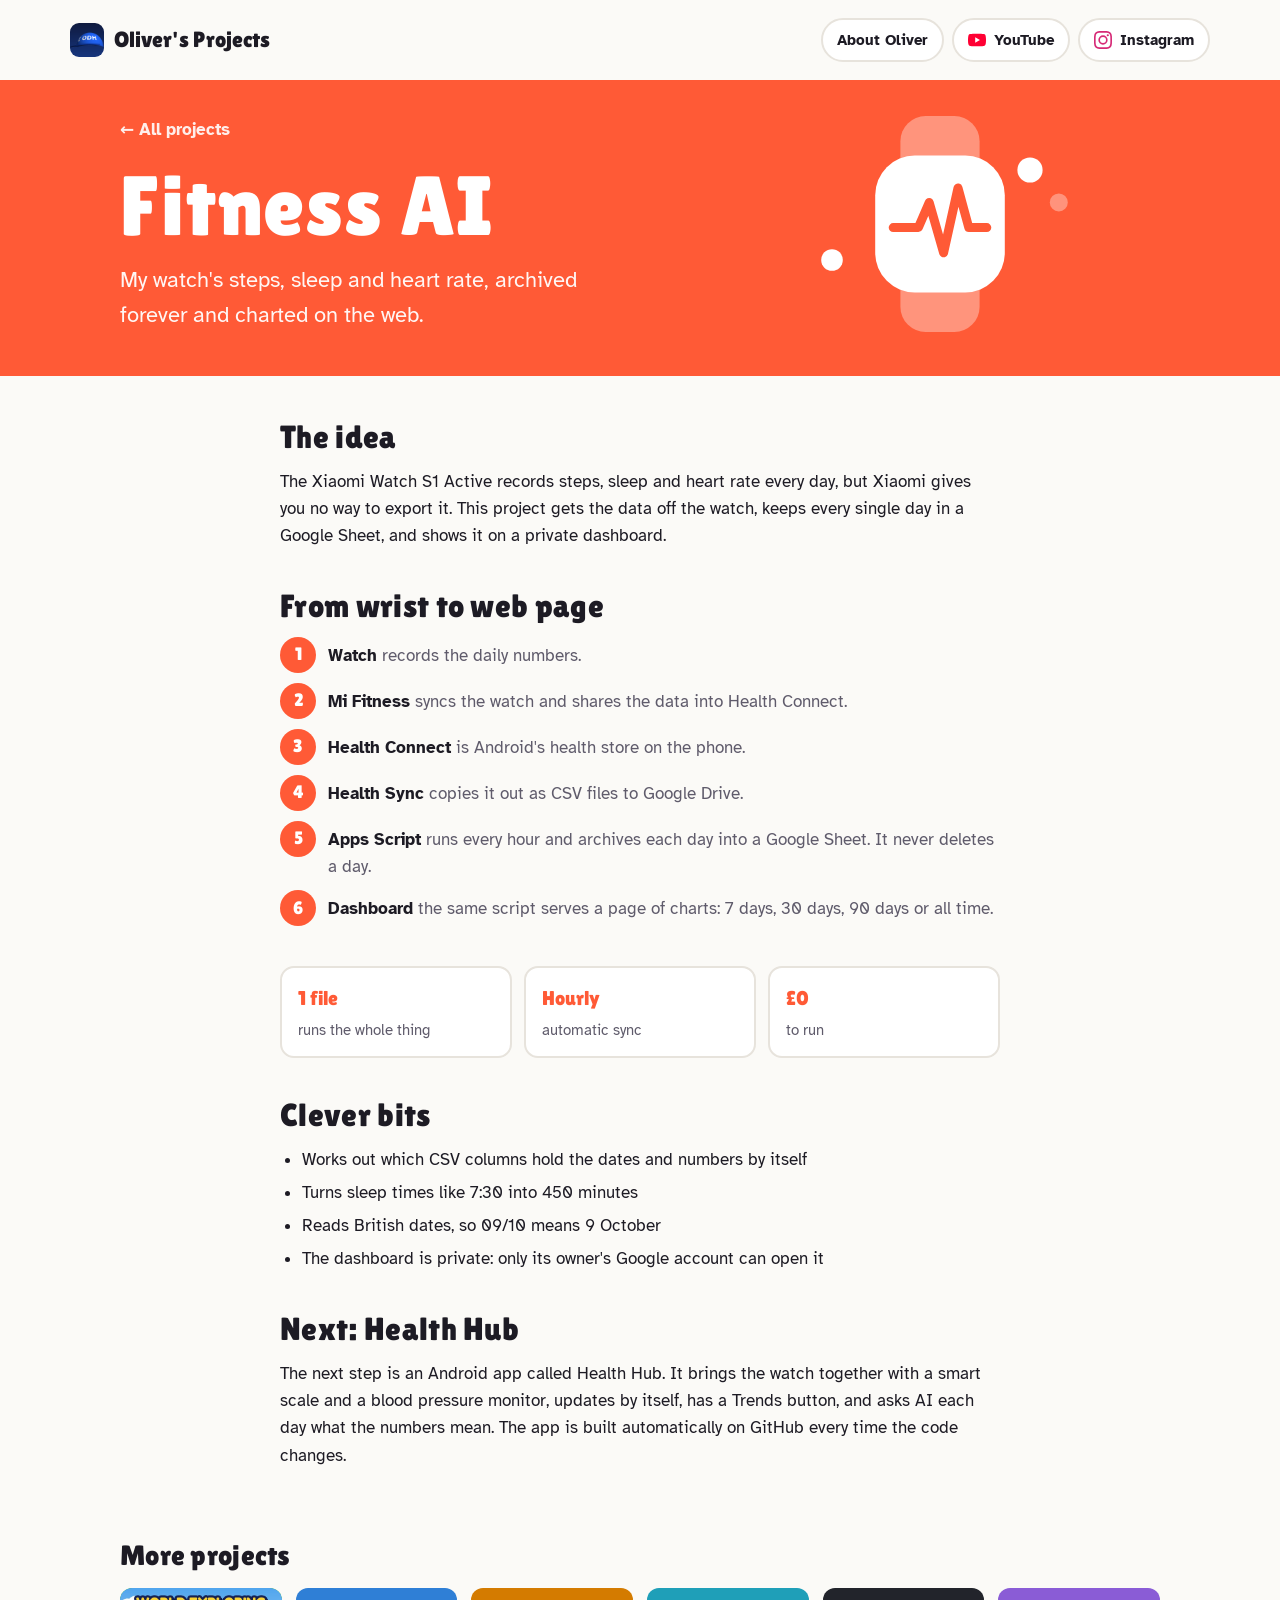
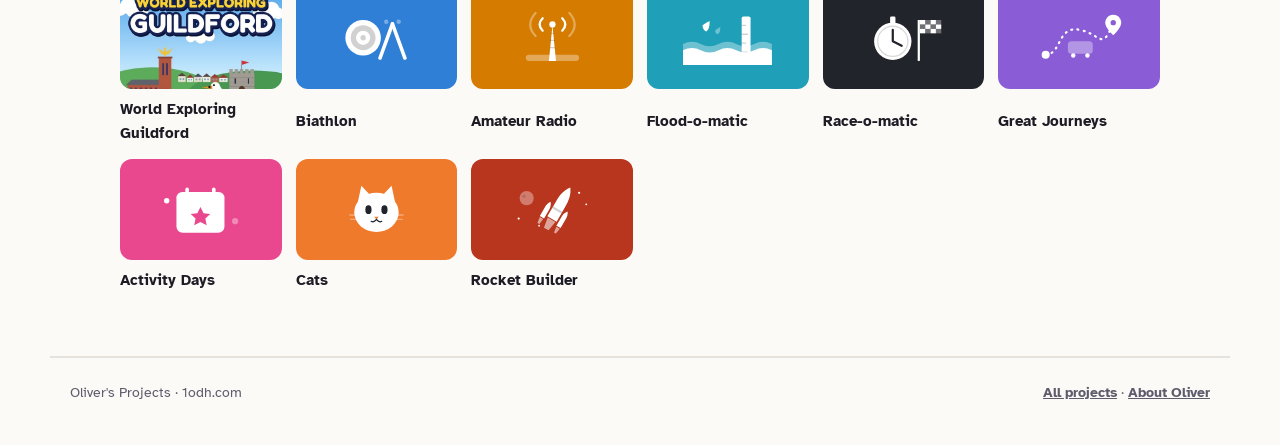
<file: fitness-ai.html>
<!doctype html>
<html lang="en-GB">
<head>
<meta charset="utf-8">
<meta name="viewport" content="width=device-width, initial-scale=1, viewport-fit=cover">
<title>Fitness AI · Oliver&#x27;s Projects</title>
<meta name="description" content="My watch&#x27;s steps, sleep and heart rate, archived forever and charted on the web.">
<link rel="preconnect" href="https://fonts.googleapis.com">
<link rel="preconnect" href="https://fonts.gstatic.com" crossorigin>
<link rel="stylesheet" href="https://fonts.googleapis.com/css2?family=Atkinson+Hyperlegible:wght@400;700&family=Lilita+One&display=swap">
<link rel="stylesheet" href="style.css">
<link rel="icon" href="favicon.ico" sizes="any">
<link rel="icon" type="image/png" href="favicon.png">
<link rel="apple-touch-icon" href="apple-touch-icon.png">
</head>
<body><header class="topbar">
  <a class="brand" href="index.html"><img class="brand-hat" src="favicon.png" alt="" width="34" height="34">Oliver's Projects</a>
  <nav class="nav" aria-label="Main">
    <a class="pill" href="about.html">About Oliver</a>
    <a class="pill yt" href="https://www.youtube.com/@HamTechVibes" target="_blank" rel="noopener"><svg viewBox="0 0 24 24" aria-hidden="true"><path d="M23.5 6.2a3 3 0 0 0-2.1-2.1C19.5 3.6 12 3.6 12 3.6s-7.5 0-9.4.5A3 3 0 0 0 .5 6.2 31 31 0 0 0 0 12a31 31 0 0 0 .5 5.8 3 3 0 0 0 2.1 2.1c1.9.5 9.4.5 9.4.5s7.5 0 9.4-.5a3 3 0 0 0 2.1-2.1A31 31 0 0 0 24 12a31 31 0 0 0-.5-5.8zM9.6 15.6V8.4l6.3 3.6-6.3 3.6z"/></svg>YouTube</a>
    <a class="pill ig" href="https://www.instagram.com/hamtechvibes" target="_blank" rel="noopener"><svg viewBox="0 0 24 24" aria-hidden="true"><path d="M12 2.2c3.2 0 3.6 0 4.8.1 3.3.1 4.8 1.7 4.9 4.9.1 1.3.1 1.6.1 4.8s0 3.6-.1 4.8c-.1 3.2-1.7 4.8-4.9 4.9-1.3.1-1.6.1-4.8.1s-3.6 0-4.8-.1c-3.3-.1-4.8-1.7-4.9-4.9C2.2 15.6 2.2 15.2 2.2 12s0-3.6.1-4.8C2.4 3.9 3.9 2.4 7.2 2.3 8.4 2.2 8.8 2.2 12 2.2zM12 0C8.7 0 8.3 0 7.1.1 2.7.3.3 2.7.1 7.1 0 8.3 0 8.7 0 12s0 3.7.1 4.9c.2 4.4 2.6 6.8 7 7C8.3 24 8.7 24 12 24s3.7 0 4.9-.1c4.4-.2 6.8-2.6 7-7 .1-1.2.1-1.6.1-4.9s0-3.7-.1-4.9c-.2-4.4-2.6-6.8-7-7C15.7 0 15.3 0 12 0zm0 5.8a6.2 6.2 0 1 0 0 12.4 6.2 6.2 0 0 0 0-12.4zM12 16a4 4 0 1 1 0-8 4 4 0 0 1 0 8zm6.4-11.8a1.4 1.4 0 1 0 0 2.9 1.4 1.4 0 0 0 0-2.9z"/></svg>Instagram</a>
  </nav>
</header>
<div style="--c: var(--t-fitness)">
<section class="p-hero">
  <div class="p-hero-inner">
    <div>
      <a class="back" href="index.html">← All projects</a>
      <h1>Fitness AI</h1>
      <p class="tagline">My watch's steps, sleep and heart rate, archived forever and charted on the web.</p>
    </div>
    <svg viewBox="0 0 200 120" aria-hidden="true">
<rect x="78" y="0" width="44" height="120" rx="14" fill="rgba(255,255,255,.35)"/>
<rect x="64" y="22" width="72" height="76" rx="22" fill="#fff"/>
<path d="M74 62 H88 L94 48 L102 76 L110 40 L116 62 H126" fill="none" stroke="#ff5a36" stroke-width="5" stroke-linecap="round" stroke-linejoin="round"/>
<circle cx="150" cy="30" r="7" fill="#fff"/><circle cx="166" cy="48" r="5" fill="rgba(255,255,255,.35)"/><circle cx="40" cy="80" r="6" fill="#fff"/>
</svg>
  </div>
</section>
<main class="content">
<div class="block"><h2>The idea</h2>
<p>The Xiaomi Watch S1 Active records steps, sleep and heart rate every day, but Xiaomi gives you no way to export it. This project gets the data off the watch, keeps every single day in a Google Sheet, and shows it on a private dashboard.</p></div>
<div class="block"><h2>From wrist to web page</h2>
<ol class="steps">
<li><div><strong>Watch</strong> <span>records the daily numbers.</span></div></li>
<li><div><strong>Mi Fitness</strong> <span>syncs the watch and shares the data into Health Connect.</span></div></li>
<li><div><strong>Health Connect</strong> <span>is Android's health store on the phone.</span></div></li>
<li><div><strong>Health Sync</strong> <span>copies it out as CSV files to Google Drive.</span></div></li>
<li><div><strong>Apps Script</strong> <span>runs every hour and archives each day into a Google Sheet. It never deletes a day.</span></div></li>
<li><div><strong>Dashboard</strong> <span>the same script serves a page of charts: 7 days, 30 days, 90 days or all time.</span></div></li>
</ol></div>
<div class="facts">
<div class="fact"><b>1 file</b><span>runs the whole thing</span></div>
<div class="fact"><b>Hourly</b><span>automatic sync</span></div>
<div class="fact"><b>£0</b><span>to run</span></div>
</div>
<div class="block"><h2>Clever bits</h2>
<ul>
<li>Works out which CSV columns hold the dates and numbers by itself</li>
<li>Turns sleep times like 7:30 into 450 minutes</li>
<li>Reads British dates, so 09/10 means 9 October</li>
<li>The dashboard is private: only its owner's Google account can open it</li>
</ul></div>
<div class="block"><h2>Next: Health Hub</h2>
<p>The next step is an Android app called Health Hub. It brings the watch together with a smart scale and a blood pressure monitor, updates by itself, has a Trends button, and asks AI each day what the numbers mean. The app is built automatically on GitHub every time the code changes.</p></div>
</main>
</div>
<section class="more">
  <h2>More projects</h2>
  <div class="more-row">
<a href="explore-guildford.html" style="--c: var(--t-guildford)"><span class="mini"><img src="guildford-explorers-icon.jpg" alt="" loading="lazy"></span>World Exploring Guildford</a>
<a href="biathlon.html" style="--c: var(--t-biathlon)"><span class="mini"><svg viewBox="0 0 200 120" aria-hidden="true">
<circle cx="70" cy="58" r="40" fill="#fff"/><circle cx="70" cy="58" r="28" fill="rgba(0,0,0,.18)"/><circle cx="70" cy="58" r="16" fill="#fff"/><circle cx="70" cy="58" r="6" fill="rgba(0,0,0,.18)"/>
<rect x="118" y="20" width="8" height="90" rx="4" transform="rotate(20 122 65)" fill="#fff"/><rect x="146" y="20" width="8" height="90" rx="4" transform="rotate(-20 150 65)" fill="#fff"/>
<circle cx="150" cy="22" r="5" fill="rgba(255,255,255,.35)"/><circle cx="122" cy="22" r="5" fill="rgba(255,255,255,.35)"/>
</svg></span>Biathlon</a>
<a href="amateur-radio.html" style="--c: var(--t-radio)"><span class="mini"><svg viewBox="0 0 200 120" aria-hidden="true">
<path d="M92 110 L100 30 L108 110Z" fill="#fff"/><path d="M94 80 H106 M95 64 H105 M97 48 H103" stroke="rgba(0,0,0,.18)" stroke-width="3"/>
<circle cx="100" cy="28" r="7" fill="#fff"/>
<path d="M78 14 Q64 28 78 42 M122 14 Q136 28 122 42" fill="none" stroke="#fff" stroke-width="5" stroke-linecap="round"/>
<path d="M62 2 Q38 28 62 54 M138 2 Q162 28 138 54" fill="none" stroke="rgba(255,255,255,.35)" stroke-width="5" stroke-linecap="round"/>
<rect x="40" y="96" width="120" height="14" rx="7" fill="rgba(255,255,255,.35)"/>
</svg></span>Amateur Radio</a>
<a href="flood-o-matic.html" style="--c: var(--t-flood)"><span class="mini"><svg viewBox="0 0 200 120" aria-hidden="true">
<rect x="132" y="10" width="20" height="100" rx="4" fill="#fff"/>
<path d="M132 30 H142 M132 50 H146 M132 70 H142 M132 90 H146" stroke="rgba(0,0,0,.18)" stroke-width="3"/>
<path d="M0 72 Q20 62 40 72 T80 72 T120 72 T160 72 T200 72 V120 H0Z" fill="rgba(255,255,255,.35)"/>
<path d="M0 86 Q20 76 40 86 T80 86 T120 86 T160 86 T200 86 V120 H0Z" fill="#fff"/>
<path d="M60 20 Q60 40 52 44 Q44 40 44 30 Q48 26 60 20Z" fill="#fff"/><path d="M84 34 Q84 48 78 50 Q72 48 72 42 Q75 39 84 34Z" fill="rgba(255,255,255,.35)"/>
</svg></span>Flood-o-matic</a>
<a href="race-o-matic.html" style="--c: var(--t-race)"><span class="mini"><svg viewBox="0 0 200 120" aria-hidden="true">
<circle cx="76" cy="66" r="42" fill="#fff"/><rect x="70" y="10" width="12" height="16" rx="3" fill="#fff"/>
<circle cx="76" cy="66" r="34" fill="none" stroke="rgba(0,0,0,.15)" stroke-width="3"/>
<path d="M76 66 L76 40 M76 66 L96 76" stroke="#22242b" stroke-width="5" stroke-linecap="round"/>
<rect x="132" y="18" width="5" height="92" fill="#fff"/>
<g fill="#fff"><rect x="137" y="18" width="12" height="10"/><rect x="161" y="18" width="12" height="10"/><rect x="149" y="28" width="12" height="10"/><rect x="173" y="28" width="12" height="10"/><rect x="137" y="38" width="12" height="10"/><rect x="161" y="38" width="12" height="10"/></g>
<g fill="rgba(255,255,255,.35)"><rect x="149" y="18" width="12" height="10"/><rect x="173" y="18" width="12" height="10"/><rect x="137" y="28" width="12" height="10"/><rect x="161" y="28" width="12" height="10"/><rect x="149" y="38" width="12" height="10"/><rect x="173" y="38" width="12" height="10"/></g>
</svg></span>Race-o-matic</a>
<a href="great-journeys.html" style="--c: var(--t-journeys)"><span class="mini"><svg viewBox="0 0 200 120" aria-hidden="true">
<path d="M24 96 C60 96 50 30 100 40 S150 90 176 24" fill="none" stroke="#fff" stroke-width="5" stroke-dasharray="2 12" stroke-linecap="round"/>
<circle cx="24" cy="96" r="9" fill="#fff"/>
<path d="M176 6 C164 6 158 16 158 24 C158 36 176 52 176 52 C176 52 194 36 194 24 C194 16 188 6 176 6Z" fill="#fff"/><circle cx="176" cy="24" r="6" fill="#8a5cd6"/>
<rect x="74" y="66" width="56" height="28" rx="8" fill="rgba(255,255,255,.35)"/><circle cx="86" cy="98" r="5" fill="#fff"/><circle cx="118" cy="98" r="5" fill="#fff"/>
</svg></span>Great Journeys</a>
<a href="activity-days.html" style="--c: var(--t-activity)"><span class="mini"><svg viewBox="0 0 200 120" aria-hidden="true">
<rect x="46" y="20" width="108" height="92" rx="14" fill="#fff"/><rect x="46" y="20" width="108" height="24" rx="12" fill="rgba(255,255,255,.35)"/>
<rect x="66" y="10" width="8" height="20" rx="4" fill="#fff"/><rect x="126" y="10" width="8" height="20" rx="4" fill="#fff"/>
<path d="M100 54 L107 68 L122 70 L111 80 L114 95 L100 88 L86 95 L89 80 L78 70 L93 68Z" fill="#e9488f"/>
<circle cx="24" cy="40" r="6" fill="#fff"/><circle cx="178" cy="86" r="7" fill="rgba(255,255,255,.35)"/>
</svg></span>Activity Days</a>
<a href="cats.html" style="--c: var(--t-cats)"><span class="mini"><svg viewBox="0 0 200 120" aria-hidden="true">
<path d="M58 44 L66 6 L92 34Z" fill="#fff"/><path d="M142 44 L134 6 L108 34Z" fill="#fff"/>
<ellipse cx="100" cy="66" rx="50" ry="44" fill="#fff"/>
<ellipse cx="82" cy="60" rx="7" ry="10" fill="#22242b"/><ellipse cx="118" cy="60" rx="7" ry="10" fill="#22242b"/>
<path d="M95 76 L105 76 L100 82Z" fill="#f07a2c"/>
<path d="M100 82 Q94 90 88 86 M100 82 Q106 90 112 86" fill="none" stroke="#22242b" stroke-width="2.5" stroke-linecap="round"/>
<path d="M40 72 H70 M42 82 H70 M130 72 H160 M130 82 H158" stroke="rgba(255,255,255,.35)" stroke-width="3" stroke-linecap="round"/>
</svg></span>Cats</a>
<a href="mars-rocket.html" style="--c: var(--t-rocket)"><span class="mini"><svg viewBox="0 0 200 120" aria-hidden="true">
<circle cx="42" cy="34" r="16" fill="rgba(255,255,255,.35)"/><circle cx="36" cy="30" r="4" fill="rgba(0,0,0,.12)"/>
<g fill="#fff"><circle cx="160" cy="22" r="2.5"/><circle cx="176" cy="48" r="2"/><circle cx="70" cy="96" r="2"/><circle cx="24" cy="80" r="2.5"/></g>
<g transform="rotate(30 110 62)">
<path d="M110 2c-9 11-12 26-12 42v40h24V44c0-16-3-31-12-42z" fill="#fff"/>
<rect x="98" y="58" width="24" height="5" fill="rgba(0,0,0,.18)"/>
<path d="M88 52c-4 5-5 11-5 16v24h11V68c0-5-2-11-6-16zM132 52c-4 5-6 11-6 16v24h11V68c0-5-1-11-5-16z" fill="#fff"/>
<path d="M100 86h20l-4 24h-12zM84 94h9l-2 14h-5zM127 94h9l-2 14h-5z" fill="rgba(255,255,255,.55)"/>
</g>
</svg></span>Rocket Builder</a>
  </div>
</section>
<footer class="site">
  <span>Oliver's Projects · 1odh.com</span>
  <span><a href="index.html">All projects</a> · <a href="about.html">About Oliver</a></span>
</footer>
</body>
</html>
</file>
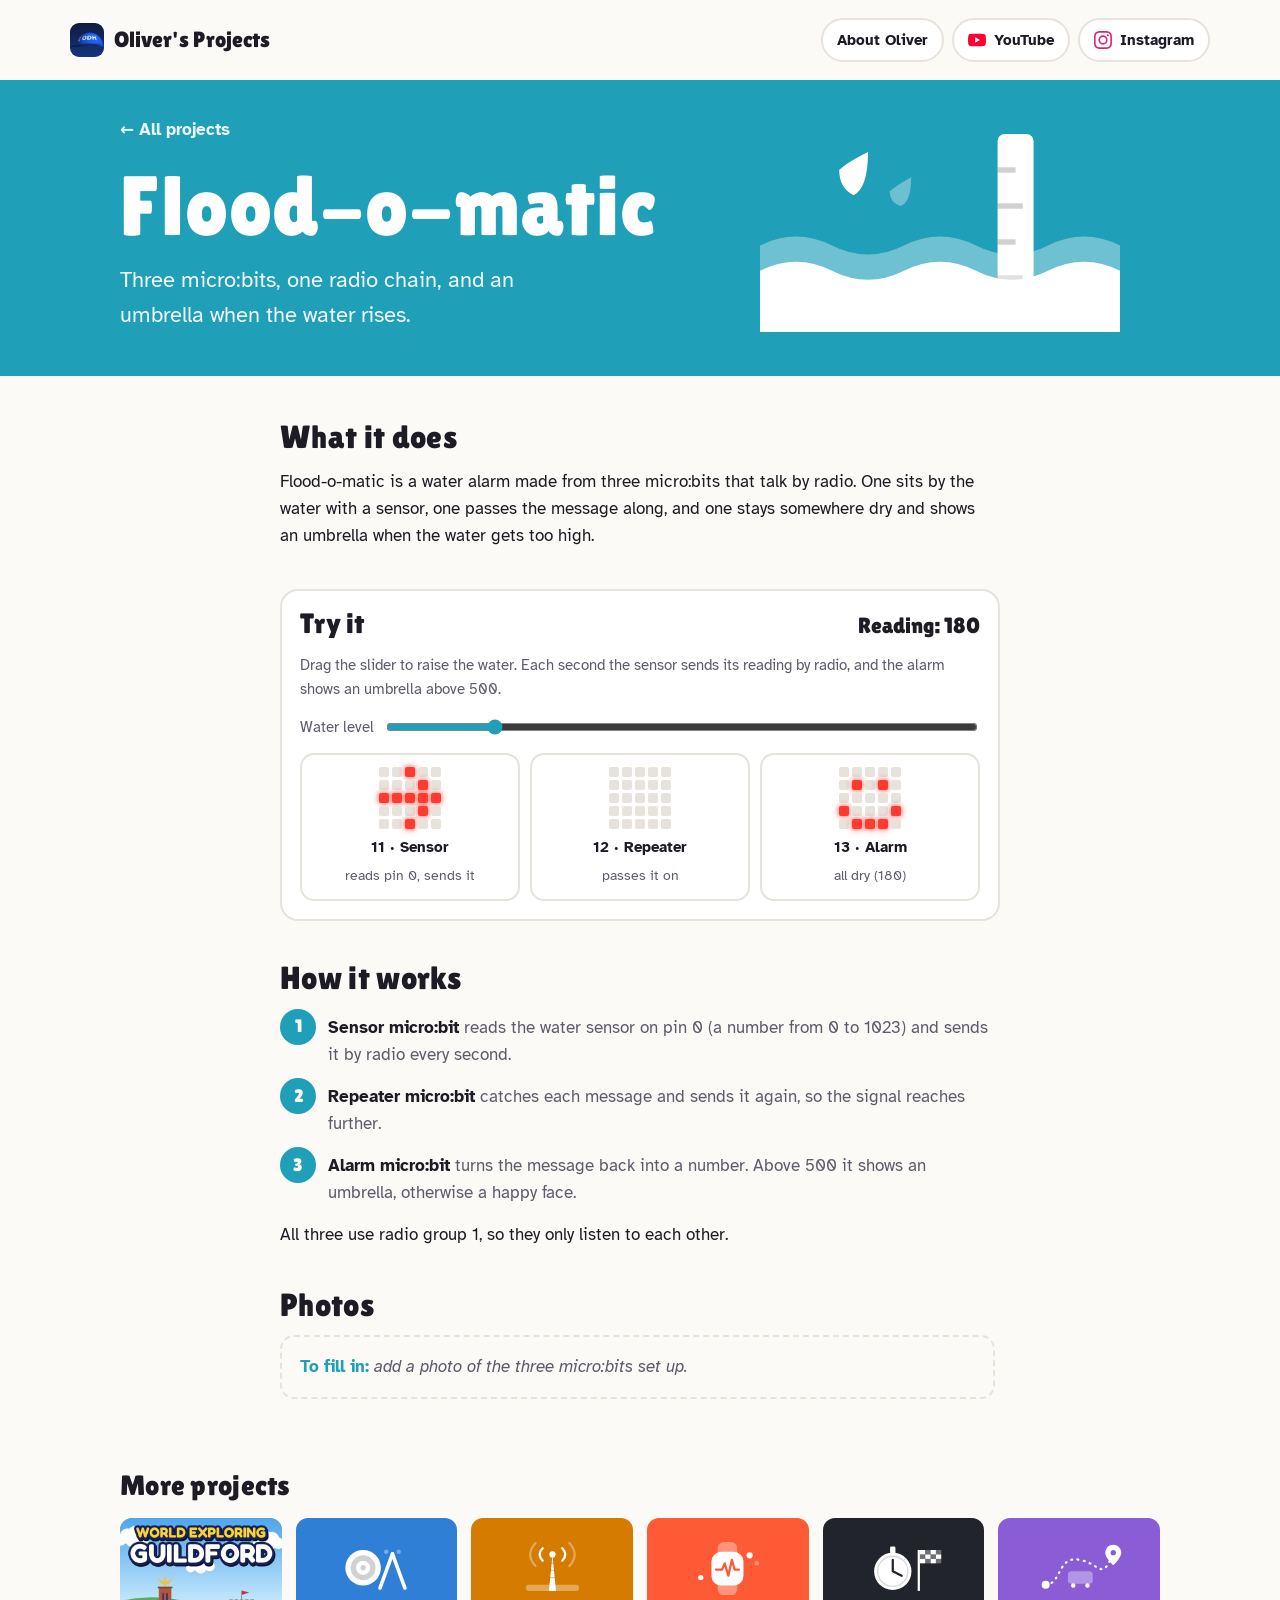
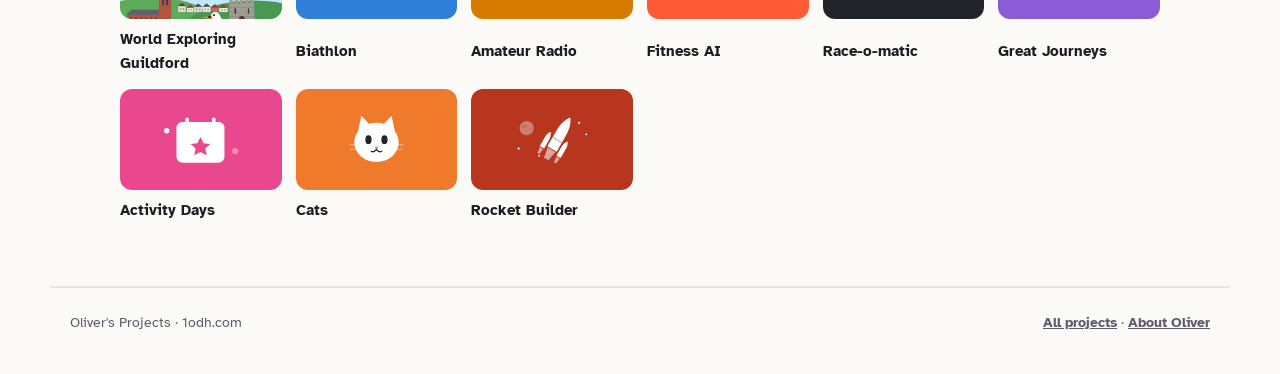
<file: flood-o-matic.html>
<!doctype html>
<html lang="en-GB">
<head>
<meta charset="utf-8">
<meta name="viewport" content="width=device-width, initial-scale=1, viewport-fit=cover">
<title>Flood-o-matic · Oliver&#x27;s Projects</title>
<meta name="description" content="Three micro:bits, one radio chain, and an umbrella when the water rises.">
<link rel="preconnect" href="https://fonts.googleapis.com">
<link rel="preconnect" href="https://fonts.gstatic.com" crossorigin>
<link rel="stylesheet" href="https://fonts.googleapis.com/css2?family=Atkinson+Hyperlegible:wght@400;700&family=Lilita+One&display=swap">
<link rel="stylesheet" href="style.css">
<link rel="icon" href="favicon.ico" sizes="any">
<link rel="icon" type="image/png" href="favicon.png">
<link rel="apple-touch-icon" href="apple-touch-icon.png">
</head>
<body><header class="topbar">
  <a class="brand" href="index.html"><img class="brand-hat" src="favicon.png" alt="" width="34" height="34">Oliver's Projects</a>
  <nav class="nav" aria-label="Main">
    <a class="pill" href="about.html">About Oliver</a>
    <a class="pill yt" href="https://www.youtube.com/@HamTechVibes" target="_blank" rel="noopener"><svg viewBox="0 0 24 24" aria-hidden="true"><path d="M23.5 6.2a3 3 0 0 0-2.1-2.1C19.5 3.6 12 3.6 12 3.6s-7.5 0-9.4.5A3 3 0 0 0 .5 6.2 31 31 0 0 0 0 12a31 31 0 0 0 .5 5.8 3 3 0 0 0 2.1 2.1c1.9.5 9.4.5 9.4.5s7.5 0 9.4-.5a3 3 0 0 0 2.1-2.1A31 31 0 0 0 24 12a31 31 0 0 0-.5-5.8zM9.6 15.6V8.4l6.3 3.6-6.3 3.6z"/></svg>YouTube</a>
    <a class="pill ig" href="https://www.instagram.com/hamtechvibes" target="_blank" rel="noopener"><svg viewBox="0 0 24 24" aria-hidden="true"><path d="M12 2.2c3.2 0 3.6 0 4.8.1 3.3.1 4.8 1.7 4.9 4.9.1 1.3.1 1.6.1 4.8s0 3.6-.1 4.8c-.1 3.2-1.7 4.8-4.9 4.9-1.3.1-1.6.1-4.8.1s-3.6 0-4.8-.1c-3.3-.1-4.8-1.7-4.9-4.9C2.2 15.6 2.2 15.2 2.2 12s0-3.6.1-4.8C2.4 3.9 3.9 2.4 7.2 2.3 8.4 2.2 8.8 2.2 12 2.2zM12 0C8.7 0 8.3 0 7.1.1 2.7.3.3 2.7.1 7.1 0 8.3 0 8.7 0 12s0 3.7.1 4.9c.2 4.4 2.6 6.8 7 7C8.3 24 8.7 24 12 24s3.7 0 4.9-.1c4.4-.2 6.8-2.6 7-7 .1-1.2.1-1.6.1-4.9s0-3.7-.1-4.9c-.2-4.4-2.6-6.8-7-7C15.7 0 15.3 0 12 0zm0 5.8a6.2 6.2 0 1 0 0 12.4 6.2 6.2 0 0 0 0-12.4zM12 16a4 4 0 1 1 0-8 4 4 0 0 1 0 8zm6.4-11.8a1.4 1.4 0 1 0 0 2.9 1.4 1.4 0 0 0 0-2.9z"/></svg>Instagram</a>
  </nav>
</header>
<div style="--c: var(--t-flood)">
<section class="p-hero">
  <div class="p-hero-inner">
    <div>
      <a class="back" href="index.html">← All projects</a>
      <h1>Flood-o-matic</h1>
      <p class="tagline">Three micro:bits, one radio chain, and an umbrella when the water rises.</p>
    </div>
    <svg viewBox="0 0 200 120" aria-hidden="true">
<rect x="132" y="10" width="20" height="100" rx="4" fill="#fff"/>
<path d="M132 30 H142 M132 50 H146 M132 70 H142 M132 90 H146" stroke="rgba(0,0,0,.18)" stroke-width="3"/>
<path d="M0 72 Q20 62 40 72 T80 72 T120 72 T160 72 T200 72 V120 H0Z" fill="rgba(255,255,255,.35)"/>
<path d="M0 86 Q20 76 40 86 T80 86 T120 86 T160 86 T200 86 V120 H0Z" fill="#fff"/>
<path d="M60 20 Q60 40 52 44 Q44 40 44 30 Q48 26 60 20Z" fill="#fff"/><path d="M84 34 Q84 48 78 50 Q72 48 72 42 Q75 39 84 34Z" fill="rgba(255,255,255,.35)"/>
</svg>
  </div>
</section>
<main class="content">
<div class="block"><h2>What it does</h2>
<p>Flood-o-matic is a water alarm made from three micro:bits that talk by radio. One sits by the water with a sensor, one passes the message along, and one stays somewhere dry and shows an umbrella when the water gets too high.</p></div>
<div class="toy">
  <div class="toy-head"><h2>Try it</h2><span class="score" id="fl-read">Reading: 0</span></div>
  <p class="toy-note">Drag the slider to raise the water. Each second the sensor sends its reading by radio, and the alarm shows an umbrella above 500.</p>
  <div class="row">
    <label for="fl-level" class="toy-note">Water level</label>
    <input type="range" id="fl-level" min="0" max="1023" value="180">
  </div>
  <div class="chain">
    <div class="node"><div class="led" id="fl-a"></div><b>11 · Sensor</b><span>reads pin 0, sends it</span></div>
    <div class="node"><div class="led" id="fl-b"></div><b>12 · Repeater</b><span>passes it on</span></div>
    <div class="node"><div class="led" id="fl-c"></div><b>13 · Alarm</b><span id="fl-state">all dry</span></div>
  </div>
</div>
<div class="block"><h2>How it works</h2>
<ol class="steps">
<li><div><strong>Sensor micro:bit</strong> <span>reads the water sensor on pin 0 (a number from 0 to 1023) and sends it by radio every second.</span></div></li>
<li><div><strong>Repeater micro:bit</strong> <span>catches each message and sends it again, so the signal reaches further.</span></div></li>
<li><div><strong>Alarm micro:bit</strong> <span>turns the message back into a number. Above 500 it shows an umbrella, otherwise a happy face.</span></div></li>
</ol>
<p>All three use radio group 1, so they only listen to each other.</p></div>
<div class="block"><h2>Photos</h2>
<p class="todo">add a photo of the three micro:bits set up.</p></div>
<script>
(function () {
  var IMG = { arrow: '00900:00090:99999:00090:00900', diamond: '00000:00900:09090:00900:00000',
    umbrella: '09990:99999:00900:90900:09900', happy: '00000:09090:00000:90009:09990', blank: '00000:00000:00000:00000:00000' };
  function grid(id) { var el = document.getElementById(id); for (var i = 0; i < 25; i++) el.appendChild(document.createElement('i')); return el.children; }
  var A = grid('fl-a'), B = grid('fl-b'), C = grid('fl-c');
  function show(cells, name) { var s = IMG[name].replace(/:/g, ''); for (var i = 0; i < 25; i++) cells[i].className = s[i] === '9' ? 'on' : ''; }
  var lvl = document.getElementById('fl-level'), rd = document.getElementById('fl-read'), st = document.getElementById('fl-state');
  rd.textContent = 'Reading: ' + lvl.value;
  lvl.addEventListener('input', function () { rd.textContent = 'Reading: ' + lvl.value; });
  show(A, 'blank'); show(B, 'blank'); show(C, 'happy');
  function tick() {
    var v = parseInt(lvl.value, 10);
    show(A, 'arrow');
    setTimeout(function () { show(B, 'diamond'); }, 250);
    setTimeout(function () { show(B, 'blank'); show(C, v > 500 ? 'umbrella' : 'happy'); st.textContent = v > 500 ? 'WATER! (' + v + ')' : 'all dry (' + v + ')'; }, 450);
    setTimeout(function () { show(A, 'blank'); }, 600);
  }
  tick(); setInterval(tick, 1000);
})();
</script>
</main>
</div>
<section class="more">
  <h2>More projects</h2>
  <div class="more-row">
<a href="explore-guildford.html" style="--c: var(--t-guildford)"><span class="mini"><img src="guildford-explorers-icon.jpg" alt="" loading="lazy"></span>World Exploring Guildford</a>
<a href="biathlon.html" style="--c: var(--t-biathlon)"><span class="mini"><svg viewBox="0 0 200 120" aria-hidden="true">
<circle cx="70" cy="58" r="40" fill="#fff"/><circle cx="70" cy="58" r="28" fill="rgba(0,0,0,.18)"/><circle cx="70" cy="58" r="16" fill="#fff"/><circle cx="70" cy="58" r="6" fill="rgba(0,0,0,.18)"/>
<rect x="118" y="20" width="8" height="90" rx="4" transform="rotate(20 122 65)" fill="#fff"/><rect x="146" y="20" width="8" height="90" rx="4" transform="rotate(-20 150 65)" fill="#fff"/>
<circle cx="150" cy="22" r="5" fill="rgba(255,255,255,.35)"/><circle cx="122" cy="22" r="5" fill="rgba(255,255,255,.35)"/>
</svg></span>Biathlon</a>
<a href="amateur-radio.html" style="--c: var(--t-radio)"><span class="mini"><svg viewBox="0 0 200 120" aria-hidden="true">
<path d="M92 110 L100 30 L108 110Z" fill="#fff"/><path d="M94 80 H106 M95 64 H105 M97 48 H103" stroke="rgba(0,0,0,.18)" stroke-width="3"/>
<circle cx="100" cy="28" r="7" fill="#fff"/>
<path d="M78 14 Q64 28 78 42 M122 14 Q136 28 122 42" fill="none" stroke="#fff" stroke-width="5" stroke-linecap="round"/>
<path d="M62 2 Q38 28 62 54 M138 2 Q162 28 138 54" fill="none" stroke="rgba(255,255,255,.35)" stroke-width="5" stroke-linecap="round"/>
<rect x="40" y="96" width="120" height="14" rx="7" fill="rgba(255,255,255,.35)"/>
</svg></span>Amateur Radio</a>
<a href="fitness-ai.html" style="--c: var(--t-fitness)"><span class="mini"><svg viewBox="0 0 200 120" aria-hidden="true">
<rect x="78" y="0" width="44" height="120" rx="14" fill="rgba(255,255,255,.35)"/>
<rect x="64" y="22" width="72" height="76" rx="22" fill="#fff"/>
<path d="M74 62 H88 L94 48 L102 76 L110 40 L116 62 H126" fill="none" stroke="#ff5a36" stroke-width="5" stroke-linecap="round" stroke-linejoin="round"/>
<circle cx="150" cy="30" r="7" fill="#fff"/><circle cx="166" cy="48" r="5" fill="rgba(255,255,255,.35)"/><circle cx="40" cy="80" r="6" fill="#fff"/>
</svg></span>Fitness AI</a>
<a href="race-o-matic.html" style="--c: var(--t-race)"><span class="mini"><svg viewBox="0 0 200 120" aria-hidden="true">
<circle cx="76" cy="66" r="42" fill="#fff"/><rect x="70" y="10" width="12" height="16" rx="3" fill="#fff"/>
<circle cx="76" cy="66" r="34" fill="none" stroke="rgba(0,0,0,.15)" stroke-width="3"/>
<path d="M76 66 L76 40 M76 66 L96 76" stroke="#22242b" stroke-width="5" stroke-linecap="round"/>
<rect x="132" y="18" width="5" height="92" fill="#fff"/>
<g fill="#fff"><rect x="137" y="18" width="12" height="10"/><rect x="161" y="18" width="12" height="10"/><rect x="149" y="28" width="12" height="10"/><rect x="173" y="28" width="12" height="10"/><rect x="137" y="38" width="12" height="10"/><rect x="161" y="38" width="12" height="10"/></g>
<g fill="rgba(255,255,255,.35)"><rect x="149" y="18" width="12" height="10"/><rect x="173" y="18" width="12" height="10"/><rect x="137" y="28" width="12" height="10"/><rect x="161" y="28" width="12" height="10"/><rect x="149" y="38" width="12" height="10"/><rect x="173" y="38" width="12" height="10"/></g>
</svg></span>Race-o-matic</a>
<a href="great-journeys.html" style="--c: var(--t-journeys)"><span class="mini"><svg viewBox="0 0 200 120" aria-hidden="true">
<path d="M24 96 C60 96 50 30 100 40 S150 90 176 24" fill="none" stroke="#fff" stroke-width="5" stroke-dasharray="2 12" stroke-linecap="round"/>
<circle cx="24" cy="96" r="9" fill="#fff"/>
<path d="M176 6 C164 6 158 16 158 24 C158 36 176 52 176 52 C176 52 194 36 194 24 C194 16 188 6 176 6Z" fill="#fff"/><circle cx="176" cy="24" r="6" fill="#8a5cd6"/>
<rect x="74" y="66" width="56" height="28" rx="8" fill="rgba(255,255,255,.35)"/><circle cx="86" cy="98" r="5" fill="#fff"/><circle cx="118" cy="98" r="5" fill="#fff"/>
</svg></span>Great Journeys</a>
<a href="activity-days.html" style="--c: var(--t-activity)"><span class="mini"><svg viewBox="0 0 200 120" aria-hidden="true">
<rect x="46" y="20" width="108" height="92" rx="14" fill="#fff"/><rect x="46" y="20" width="108" height="24" rx="12" fill="rgba(255,255,255,.35)"/>
<rect x="66" y="10" width="8" height="20" rx="4" fill="#fff"/><rect x="126" y="10" width="8" height="20" rx="4" fill="#fff"/>
<path d="M100 54 L107 68 L122 70 L111 80 L114 95 L100 88 L86 95 L89 80 L78 70 L93 68Z" fill="#e9488f"/>
<circle cx="24" cy="40" r="6" fill="#fff"/><circle cx="178" cy="86" r="7" fill="rgba(255,255,255,.35)"/>
</svg></span>Activity Days</a>
<a href="cats.html" style="--c: var(--t-cats)"><span class="mini"><svg viewBox="0 0 200 120" aria-hidden="true">
<path d="M58 44 L66 6 L92 34Z" fill="#fff"/><path d="M142 44 L134 6 L108 34Z" fill="#fff"/>
<ellipse cx="100" cy="66" rx="50" ry="44" fill="#fff"/>
<ellipse cx="82" cy="60" rx="7" ry="10" fill="#22242b"/><ellipse cx="118" cy="60" rx="7" ry="10" fill="#22242b"/>
<path d="M95 76 L105 76 L100 82Z" fill="#f07a2c"/>
<path d="M100 82 Q94 90 88 86 M100 82 Q106 90 112 86" fill="none" stroke="#22242b" stroke-width="2.5" stroke-linecap="round"/>
<path d="M40 72 H70 M42 82 H70 M130 72 H160 M130 82 H158" stroke="rgba(255,255,255,.35)" stroke-width="3" stroke-linecap="round"/>
</svg></span>Cats</a>
<a href="mars-rocket.html" style="--c: var(--t-rocket)"><span class="mini"><svg viewBox="0 0 200 120" aria-hidden="true">
<circle cx="42" cy="34" r="16" fill="rgba(255,255,255,.35)"/><circle cx="36" cy="30" r="4" fill="rgba(0,0,0,.12)"/>
<g fill="#fff"><circle cx="160" cy="22" r="2.5"/><circle cx="176" cy="48" r="2"/><circle cx="70" cy="96" r="2"/><circle cx="24" cy="80" r="2.5"/></g>
<g transform="rotate(30 110 62)">
<path d="M110 2c-9 11-12 26-12 42v40h24V44c0-16-3-31-12-42z" fill="#fff"/>
<rect x="98" y="58" width="24" height="5" fill="rgba(0,0,0,.18)"/>
<path d="M88 52c-4 5-5 11-5 16v24h11V68c0-5-2-11-6-16zM132 52c-4 5-6 11-6 16v24h11V68c0-5-1-11-5-16z" fill="#fff"/>
<path d="M100 86h20l-4 24h-12zM84 94h9l-2 14h-5zM127 94h9l-2 14h-5z" fill="rgba(255,255,255,.55)"/>
</g>
</svg></span>Rocket Builder</a>
  </div>
</section>
<footer class="site">
  <span>Oliver's Projects · 1odh.com</span>
  <span><a href="index.html">All projects</a> · <a href="about.html">About Oliver</a></span>
</footer>
</body>
</html>
</file>
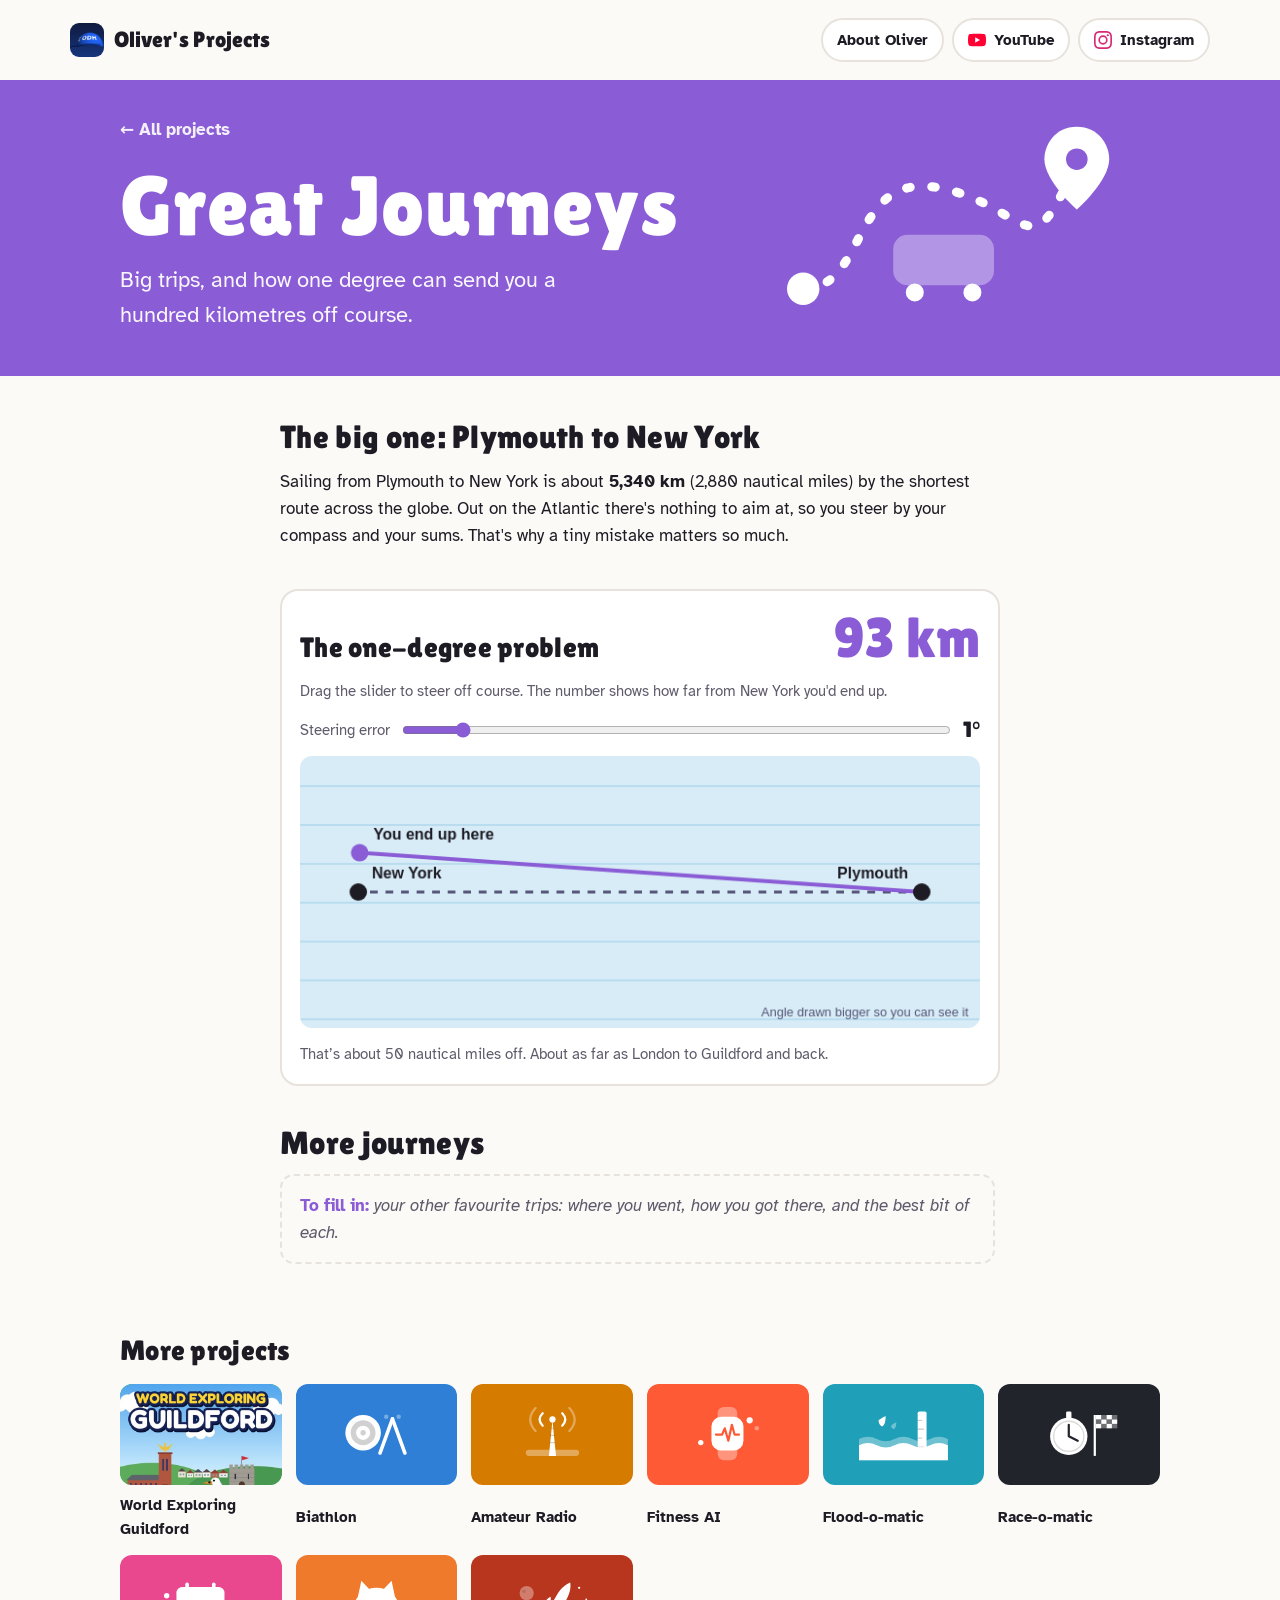
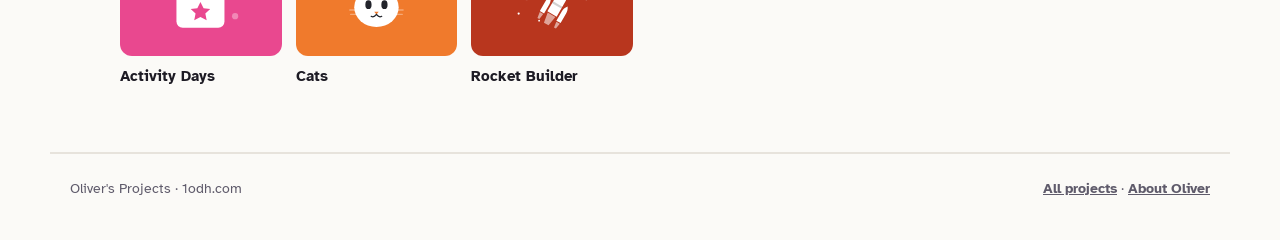
<file: great-journeys.html>
<!doctype html>
<html lang="en-GB">
<head>
<meta charset="utf-8">
<meta name="viewport" content="width=device-width, initial-scale=1, viewport-fit=cover">
<title>Great Journeys · Oliver&#x27;s Projects</title>
<meta name="description" content="Big trips, and how one degree can send you a hundred kilometres off course.">
<link rel="preconnect" href="https://fonts.googleapis.com">
<link rel="preconnect" href="https://fonts.gstatic.com" crossorigin>
<link rel="stylesheet" href="https://fonts.googleapis.com/css2?family=Atkinson+Hyperlegible:wght@400;700&family=Lilita+One&display=swap">
<link rel="stylesheet" href="style.css">
<link rel="icon" href="favicon.ico" sizes="any">
<link rel="icon" type="image/png" href="favicon.png">
<link rel="apple-touch-icon" href="apple-touch-icon.png">
</head>
<body><header class="topbar">
  <a class="brand" href="index.html"><img class="brand-hat" src="favicon.png" alt="" width="34" height="34">Oliver's Projects</a>
  <nav class="nav" aria-label="Main">
    <a class="pill" href="about.html">About Oliver</a>
    <a class="pill yt" href="https://www.youtube.com/@HamTechVibes" target="_blank" rel="noopener"><svg viewBox="0 0 24 24" aria-hidden="true"><path d="M23.5 6.2a3 3 0 0 0-2.1-2.1C19.5 3.6 12 3.6 12 3.6s-7.5 0-9.4.5A3 3 0 0 0 .5 6.2 31 31 0 0 0 0 12a31 31 0 0 0 .5 5.8 3 3 0 0 0 2.1 2.1c1.9.5 9.4.5 9.4.5s7.5 0 9.4-.5a3 3 0 0 0 2.1-2.1A31 31 0 0 0 24 12a31 31 0 0 0-.5-5.8zM9.6 15.6V8.4l6.3 3.6-6.3 3.6z"/></svg>YouTube</a>
    <a class="pill ig" href="https://www.instagram.com/hamtechvibes" target="_blank" rel="noopener"><svg viewBox="0 0 24 24" aria-hidden="true"><path d="M12 2.2c3.2 0 3.6 0 4.8.1 3.3.1 4.8 1.7 4.9 4.9.1 1.3.1 1.6.1 4.8s0 3.6-.1 4.8c-.1 3.2-1.7 4.8-4.9 4.9-1.3.1-1.6.1-4.8.1s-3.6 0-4.8-.1c-3.3-.1-4.8-1.7-4.9-4.9C2.2 15.6 2.2 15.2 2.2 12s0-3.6.1-4.8C2.4 3.9 3.9 2.4 7.2 2.3 8.4 2.2 8.8 2.2 12 2.2zM12 0C8.7 0 8.3 0 7.1.1 2.7.3.3 2.7.1 7.1 0 8.3 0 8.7 0 12s0 3.7.1 4.9c.2 4.4 2.6 6.8 7 7C8.3 24 8.7 24 12 24s3.7 0 4.9-.1c4.4-.2 6.8-2.6 7-7 .1-1.2.1-1.6.1-4.9s0-3.7-.1-4.9c-.2-4.4-2.6-6.8-7-7C15.7 0 15.3 0 12 0zm0 5.8a6.2 6.2 0 1 0 0 12.4 6.2 6.2 0 0 0 0-12.4zM12 16a4 4 0 1 1 0-8 4 4 0 0 1 0 8zm6.4-11.8a1.4 1.4 0 1 0 0 2.9 1.4 1.4 0 0 0 0-2.9z"/></svg>Instagram</a>
  </nav>
</header>
<div style="--c: var(--t-journeys)">
<section class="p-hero">
  <div class="p-hero-inner">
    <div>
      <a class="back" href="index.html">← All projects</a>
      <h1>Great Journeys</h1>
      <p class="tagline">Big trips, and how one degree can send you a hundred kilometres off course.</p>
    </div>
    <svg viewBox="0 0 200 120" aria-hidden="true">
<path d="M24 96 C60 96 50 30 100 40 S150 90 176 24" fill="none" stroke="#fff" stroke-width="5" stroke-dasharray="2 12" stroke-linecap="round"/>
<circle cx="24" cy="96" r="9" fill="#fff"/>
<path d="M176 6 C164 6 158 16 158 24 C158 36 176 52 176 52 C176 52 194 36 194 24 C194 16 188 6 176 6Z" fill="#fff"/><circle cx="176" cy="24" r="6" fill="#8a5cd6"/>
<rect x="74" y="66" width="56" height="28" rx="8" fill="rgba(255,255,255,.35)"/><circle cx="86" cy="98" r="5" fill="#fff"/><circle cx="118" cy="98" r="5" fill="#fff"/>
</svg>
  </div>
</section>
<main class="content">
<div class="block"><h2>The big one: Plymouth to New York</h2>
<p>Sailing from Plymouth to New York is about <strong>5,340 km</strong> (2,880 nautical miles) by the shortest route across the globe. Out on the Atlantic there's nothing to aim at, so you steer by your compass and your sums. That's why a tiny mistake matters so much.</p></div>
<div class="toy">
  <div class="toy-head"><h2>The one-degree problem</h2><span class="big-number" id="gj-km">93 km</span></div>
  <p class="toy-note">Drag the slider to steer off course. The number shows how far from New York you'd end up.</p>
  <div class="row"><label for="gj-deg" class="toy-note">Steering error</label><input type="range" id="gj-deg" min="0" max="10" step="0.5" value="1"><span class="score" id="gj-lab">1°</span></div>
  <canvas id="gj" width="700" height="280" aria-label="Diagram of a course from Plymouth to New York drifting off target"></canvas>
  <p class="toy-note" id="gj-say"></p>
</div>
<div class="block"><h2>More journeys</h2>
<p class="todo">your other favourite trips: where you went, how you got there, and the best bit of each.</p></div>
<script>
(function () {
  var D = 5341, cv = document.getElementById('gj'), ctx = cv.getContext('2d'), W = cv.width, H = cv.height;
  var accent = getComputedStyle(cv).getPropertyValue('--c').trim() || '#8a5cd6';
  var deg = document.getElementById('gj-deg'), km = document.getElementById('gj-km'), lab = document.getElementById('gj-lab'), say = document.getElementById('gj-say');
  function off(a) { return 2 * D * Math.sin(a * Math.PI / 360); }
  function draw() {
    var a = parseFloat(deg.value), miss = off(a);
    km.textContent = Math.round(miss).toLocaleString('en-GB') + ' km';
    lab.textContent = a + '°';
    say.textContent = a === 0 ? 'Spot on: straight into New York harbour.' :
      'That’s about ' + Math.round(miss / 1.852).toLocaleString('en-GB') + ' nautical miles off. ' +
      (miss < 120 ? 'About as far as London to Guildford and back.' : miss < 500 ? 'You’d be hunting for the coast of another state.' : 'You might reach a different country altogether.');
    ctx.fillStyle = '#d8ecf7'; ctx.fillRect(0, 0, W, H);
    ctx.fillStyle = '#b9dcef'; for (var y = 30; y < H; y += 40) { ctx.fillRect(0, y, W, 2); }
    var px = W - 60, py = H / 2, nx = 60, ny = H / 2;
    var scale = (px - nx) / D, ang = a * Math.PI / 180 * 4; // exaggerated angle so small errors show
    var ex = px - (px - nx) * Math.cos(ang), ey = py - (px - nx) * Math.sin(ang);
    ctx.setLineDash([8, 8]); ctx.lineWidth = 3; ctx.strokeStyle = '#557';
    ctx.beginPath(); ctx.moveTo(px, py); ctx.lineTo(nx, ny); ctx.stroke(); ctx.setLineDash([]);
    ctx.strokeStyle = accent; ctx.lineWidth = 4; ctx.beginPath(); ctx.moveTo(px, py); ctx.lineTo(ex, ey); ctx.stroke();
    function dot(x, y, c, t, al) { ctx.fillStyle = c; ctx.beginPath(); ctx.arc(x, y, 9, 0, 7); ctx.fill(); ctx.fillStyle = '#1d1b24'; ctx.font = 'bold 16px sans-serif'; ctx.textAlign = al; ctx.fillText(t, x + (al === 'left' ? 14 : al === 'right' ? -14 : 0), y - 14); }
    dot(px, py, '#1d1b24', 'Plymouth', 'right'); dot(nx, ny, '#1d1b24', 'New York', 'left');
    if (a > 0) { dot(ex, ey, accent, 'You end up here', 'left'); }
    ctx.fillStyle = '#557'; ctx.font = '13px sans-serif'; ctx.textAlign = 'right'; ctx.fillText('Angle drawn bigger so you can see it', W - 12, H - 12);
  }
  deg.addEventListener('input', draw); draw();
})();
</script>
</main>
</div>
<section class="more">
  <h2>More projects</h2>
  <div class="more-row">
<a href="explore-guildford.html" style="--c: var(--t-guildford)"><span class="mini"><img src="guildford-explorers-icon.jpg" alt="" loading="lazy"></span>World Exploring Guildford</a>
<a href="biathlon.html" style="--c: var(--t-biathlon)"><span class="mini"><svg viewBox="0 0 200 120" aria-hidden="true">
<circle cx="70" cy="58" r="40" fill="#fff"/><circle cx="70" cy="58" r="28" fill="rgba(0,0,0,.18)"/><circle cx="70" cy="58" r="16" fill="#fff"/><circle cx="70" cy="58" r="6" fill="rgba(0,0,0,.18)"/>
<rect x="118" y="20" width="8" height="90" rx="4" transform="rotate(20 122 65)" fill="#fff"/><rect x="146" y="20" width="8" height="90" rx="4" transform="rotate(-20 150 65)" fill="#fff"/>
<circle cx="150" cy="22" r="5" fill="rgba(255,255,255,.35)"/><circle cx="122" cy="22" r="5" fill="rgba(255,255,255,.35)"/>
</svg></span>Biathlon</a>
<a href="amateur-radio.html" style="--c: var(--t-radio)"><span class="mini"><svg viewBox="0 0 200 120" aria-hidden="true">
<path d="M92 110 L100 30 L108 110Z" fill="#fff"/><path d="M94 80 H106 M95 64 H105 M97 48 H103" stroke="rgba(0,0,0,.18)" stroke-width="3"/>
<circle cx="100" cy="28" r="7" fill="#fff"/>
<path d="M78 14 Q64 28 78 42 M122 14 Q136 28 122 42" fill="none" stroke="#fff" stroke-width="5" stroke-linecap="round"/>
<path d="M62 2 Q38 28 62 54 M138 2 Q162 28 138 54" fill="none" stroke="rgba(255,255,255,.35)" stroke-width="5" stroke-linecap="round"/>
<rect x="40" y="96" width="120" height="14" rx="7" fill="rgba(255,255,255,.35)"/>
</svg></span>Amateur Radio</a>
<a href="fitness-ai.html" style="--c: var(--t-fitness)"><span class="mini"><svg viewBox="0 0 200 120" aria-hidden="true">
<rect x="78" y="0" width="44" height="120" rx="14" fill="rgba(255,255,255,.35)"/>
<rect x="64" y="22" width="72" height="76" rx="22" fill="#fff"/>
<path d="M74 62 H88 L94 48 L102 76 L110 40 L116 62 H126" fill="none" stroke="#ff5a36" stroke-width="5" stroke-linecap="round" stroke-linejoin="round"/>
<circle cx="150" cy="30" r="7" fill="#fff"/><circle cx="166" cy="48" r="5" fill="rgba(255,255,255,.35)"/><circle cx="40" cy="80" r="6" fill="#fff"/>
</svg></span>Fitness AI</a>
<a href="flood-o-matic.html" style="--c: var(--t-flood)"><span class="mini"><svg viewBox="0 0 200 120" aria-hidden="true">
<rect x="132" y="10" width="20" height="100" rx="4" fill="#fff"/>
<path d="M132 30 H142 M132 50 H146 M132 70 H142 M132 90 H146" stroke="rgba(0,0,0,.18)" stroke-width="3"/>
<path d="M0 72 Q20 62 40 72 T80 72 T120 72 T160 72 T200 72 V120 H0Z" fill="rgba(255,255,255,.35)"/>
<path d="M0 86 Q20 76 40 86 T80 86 T120 86 T160 86 T200 86 V120 H0Z" fill="#fff"/>
<path d="M60 20 Q60 40 52 44 Q44 40 44 30 Q48 26 60 20Z" fill="#fff"/><path d="M84 34 Q84 48 78 50 Q72 48 72 42 Q75 39 84 34Z" fill="rgba(255,255,255,.35)"/>
</svg></span>Flood-o-matic</a>
<a href="race-o-matic.html" style="--c: var(--t-race)"><span class="mini"><svg viewBox="0 0 200 120" aria-hidden="true">
<circle cx="76" cy="66" r="42" fill="#fff"/><rect x="70" y="10" width="12" height="16" rx="3" fill="#fff"/>
<circle cx="76" cy="66" r="34" fill="none" stroke="rgba(0,0,0,.15)" stroke-width="3"/>
<path d="M76 66 L76 40 M76 66 L96 76" stroke="#22242b" stroke-width="5" stroke-linecap="round"/>
<rect x="132" y="18" width="5" height="92" fill="#fff"/>
<g fill="#fff"><rect x="137" y="18" width="12" height="10"/><rect x="161" y="18" width="12" height="10"/><rect x="149" y="28" width="12" height="10"/><rect x="173" y="28" width="12" height="10"/><rect x="137" y="38" width="12" height="10"/><rect x="161" y="38" width="12" height="10"/></g>
<g fill="rgba(255,255,255,.35)"><rect x="149" y="18" width="12" height="10"/><rect x="173" y="18" width="12" height="10"/><rect x="137" y="28" width="12" height="10"/><rect x="161" y="28" width="12" height="10"/><rect x="149" y="38" width="12" height="10"/><rect x="173" y="38" width="12" height="10"/></g>
</svg></span>Race-o-matic</a>
<a href="activity-days.html" style="--c: var(--t-activity)"><span class="mini"><svg viewBox="0 0 200 120" aria-hidden="true">
<rect x="46" y="20" width="108" height="92" rx="14" fill="#fff"/><rect x="46" y="20" width="108" height="24" rx="12" fill="rgba(255,255,255,.35)"/>
<rect x="66" y="10" width="8" height="20" rx="4" fill="#fff"/><rect x="126" y="10" width="8" height="20" rx="4" fill="#fff"/>
<path d="M100 54 L107 68 L122 70 L111 80 L114 95 L100 88 L86 95 L89 80 L78 70 L93 68Z" fill="#e9488f"/>
<circle cx="24" cy="40" r="6" fill="#fff"/><circle cx="178" cy="86" r="7" fill="rgba(255,255,255,.35)"/>
</svg></span>Activity Days</a>
<a href="cats.html" style="--c: var(--t-cats)"><span class="mini"><svg viewBox="0 0 200 120" aria-hidden="true">
<path d="M58 44 L66 6 L92 34Z" fill="#fff"/><path d="M142 44 L134 6 L108 34Z" fill="#fff"/>
<ellipse cx="100" cy="66" rx="50" ry="44" fill="#fff"/>
<ellipse cx="82" cy="60" rx="7" ry="10" fill="#22242b"/><ellipse cx="118" cy="60" rx="7" ry="10" fill="#22242b"/>
<path d="M95 76 L105 76 L100 82Z" fill="#f07a2c"/>
<path d="M100 82 Q94 90 88 86 M100 82 Q106 90 112 86" fill="none" stroke="#22242b" stroke-width="2.5" stroke-linecap="round"/>
<path d="M40 72 H70 M42 82 H70 M130 72 H160 M130 82 H158" stroke="rgba(255,255,255,.35)" stroke-width="3" stroke-linecap="round"/>
</svg></span>Cats</a>
<a href="mars-rocket.html" style="--c: var(--t-rocket)"><span class="mini"><svg viewBox="0 0 200 120" aria-hidden="true">
<circle cx="42" cy="34" r="16" fill="rgba(255,255,255,.35)"/><circle cx="36" cy="30" r="4" fill="rgba(0,0,0,.12)"/>
<g fill="#fff"><circle cx="160" cy="22" r="2.5"/><circle cx="176" cy="48" r="2"/><circle cx="70" cy="96" r="2"/><circle cx="24" cy="80" r="2.5"/></g>
<g transform="rotate(30 110 62)">
<path d="M110 2c-9 11-12 26-12 42v40h24V44c0-16-3-31-12-42z" fill="#fff"/>
<rect x="98" y="58" width="24" height="5" fill="rgba(0,0,0,.18)"/>
<path d="M88 52c-4 5-5 11-5 16v24h11V68c0-5-2-11-6-16zM132 52c-4 5-6 11-6 16v24h11V68c0-5-1-11-5-16z" fill="#fff"/>
<path d="M100 86h20l-4 24h-12zM84 94h9l-2 14h-5zM127 94h9l-2 14h-5z" fill="rgba(255,255,255,.55)"/>
</g>
</svg></span>Rocket Builder</a>
  </div>
</section>
<footer class="site">
  <span>Oliver's Projects · 1odh.com</span>
  <span><a href="index.html">All projects</a> · <a href="about.html">About Oliver</a></span>
</footer>
</body>
</html>
</file>
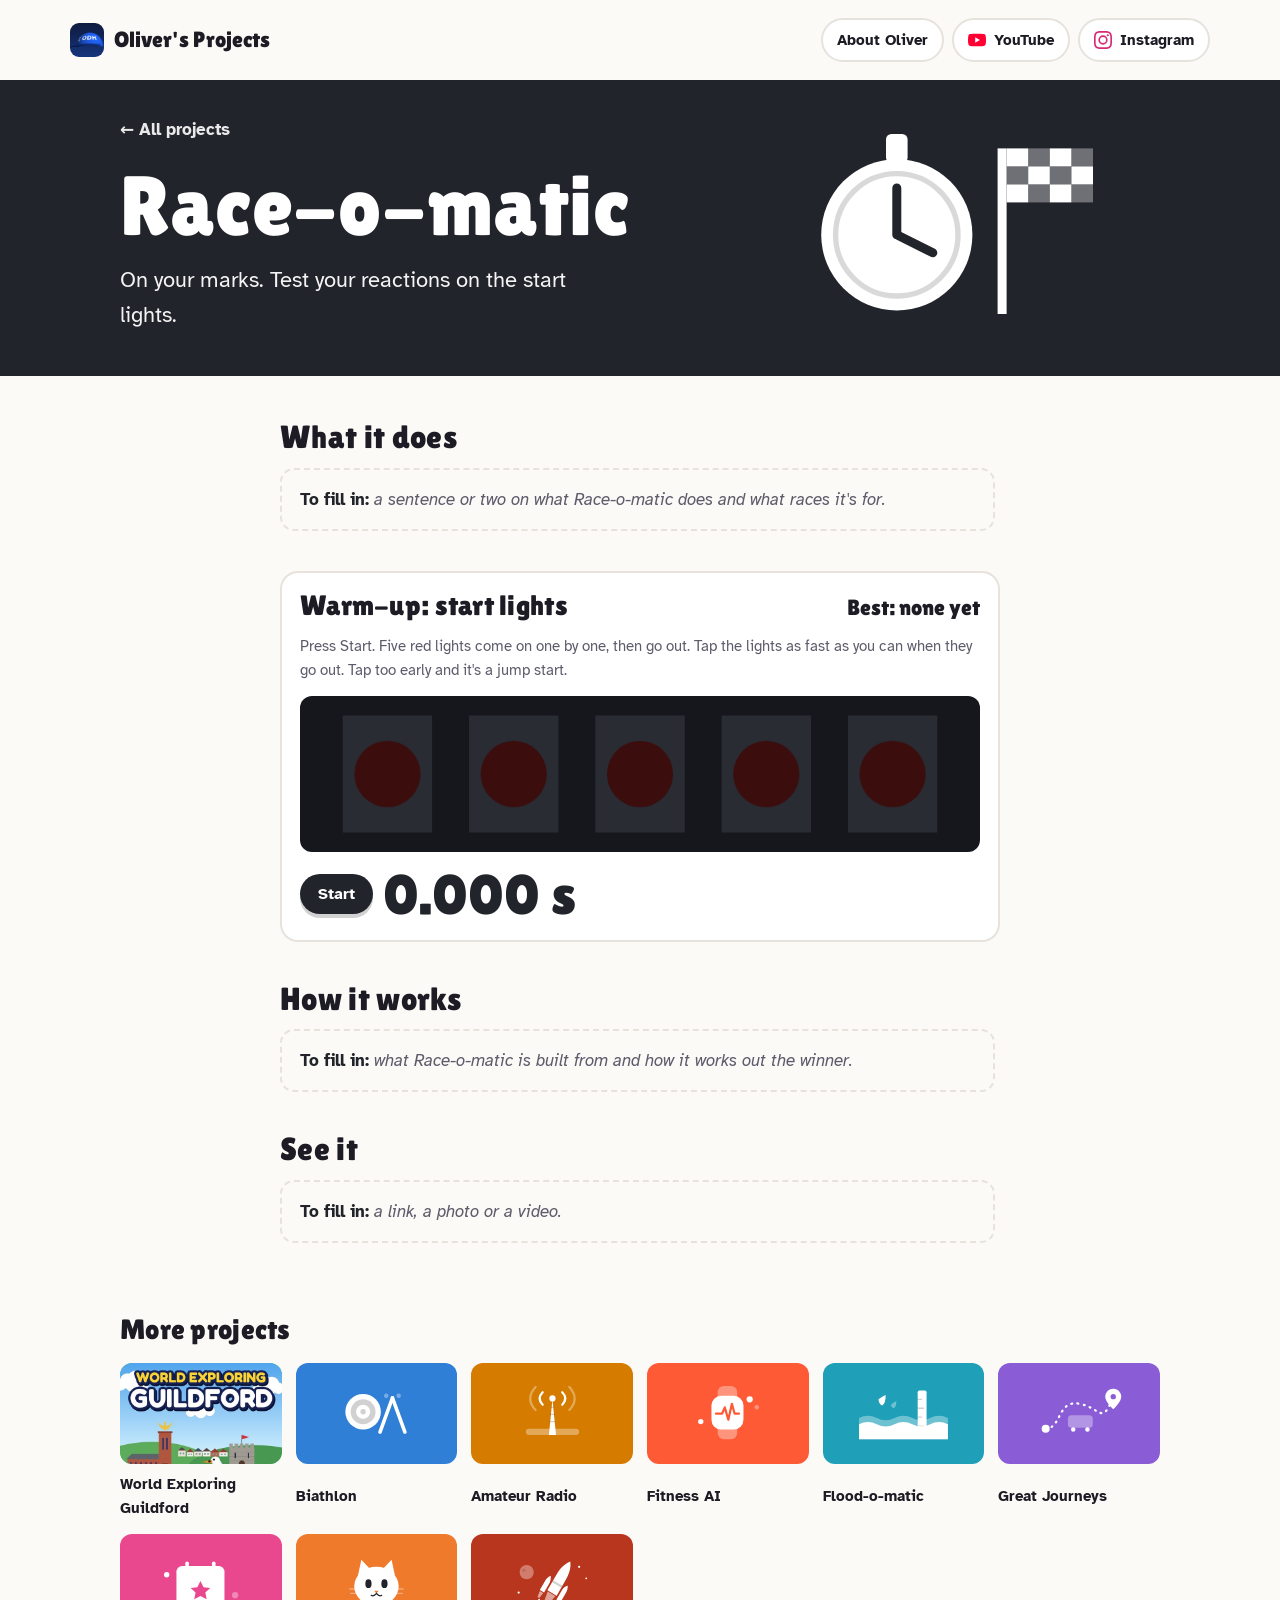
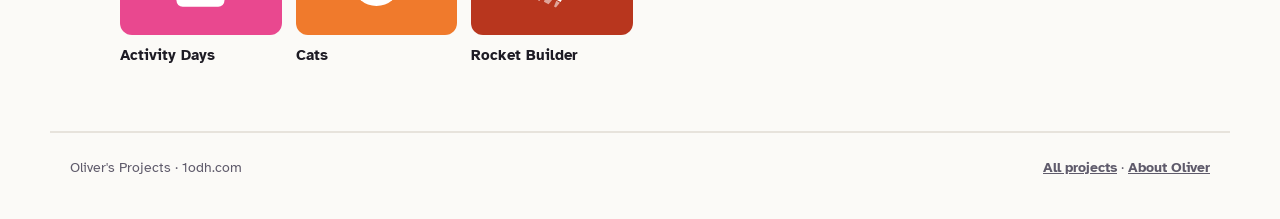
<file: race-o-matic.html>
<!doctype html>
<html lang="en-GB">
<head>
<meta charset="utf-8">
<meta name="viewport" content="width=device-width, initial-scale=1, viewport-fit=cover">
<title>Race-o-matic · Oliver&#x27;s Projects</title>
<meta name="description" content="On your marks. Test your reactions on the start lights.">
<link rel="preconnect" href="https://fonts.googleapis.com">
<link rel="preconnect" href="https://fonts.gstatic.com" crossorigin>
<link rel="stylesheet" href="https://fonts.googleapis.com/css2?family=Atkinson+Hyperlegible:wght@400;700&family=Lilita+One&display=swap">
<link rel="stylesheet" href="style.css">
<link rel="icon" href="favicon.ico" sizes="any">
<link rel="icon" type="image/png" href="favicon.png">
<link rel="apple-touch-icon" href="apple-touch-icon.png">
</head>
<body><header class="topbar">
  <a class="brand" href="index.html"><img class="brand-hat" src="favicon.png" alt="" width="34" height="34">Oliver's Projects</a>
  <nav class="nav" aria-label="Main">
    <a class="pill" href="about.html">About Oliver</a>
    <a class="pill yt" href="https://www.youtube.com/@HamTechVibes" target="_blank" rel="noopener"><svg viewBox="0 0 24 24" aria-hidden="true"><path d="M23.5 6.2a3 3 0 0 0-2.1-2.1C19.5 3.6 12 3.6 12 3.6s-7.5 0-9.4.5A3 3 0 0 0 .5 6.2 31 31 0 0 0 0 12a31 31 0 0 0 .5 5.8 3 3 0 0 0 2.1 2.1c1.9.5 9.4.5 9.4.5s7.5 0 9.4-.5a3 3 0 0 0 2.1-2.1A31 31 0 0 0 24 12a31 31 0 0 0-.5-5.8zM9.6 15.6V8.4l6.3 3.6-6.3 3.6z"/></svg>YouTube</a>
    <a class="pill ig" href="https://www.instagram.com/hamtechvibes" target="_blank" rel="noopener"><svg viewBox="0 0 24 24" aria-hidden="true"><path d="M12 2.2c3.2 0 3.6 0 4.8.1 3.3.1 4.8 1.7 4.9 4.9.1 1.3.1 1.6.1 4.8s0 3.6-.1 4.8c-.1 3.2-1.7 4.8-4.9 4.9-1.3.1-1.6.1-4.8.1s-3.6 0-4.8-.1c-3.3-.1-4.8-1.7-4.9-4.9C2.2 15.6 2.2 15.2 2.2 12s0-3.6.1-4.8C2.4 3.9 3.9 2.4 7.2 2.3 8.4 2.2 8.8 2.2 12 2.2zM12 0C8.7 0 8.3 0 7.1.1 2.7.3.3 2.7.1 7.1 0 8.3 0 8.7 0 12s0 3.7.1 4.9c.2 4.4 2.6 6.8 7 7C8.3 24 8.7 24 12 24s3.7 0 4.9-.1c4.4-.2 6.8-2.6 7-7 .1-1.2.1-1.6.1-4.9s0-3.7-.1-4.9c-.2-4.4-2.6-6.8-7-7C15.7 0 15.3 0 12 0zm0 5.8a6.2 6.2 0 1 0 0 12.4 6.2 6.2 0 0 0 0-12.4zM12 16a4 4 0 1 1 0-8 4 4 0 0 1 0 8zm6.4-11.8a1.4 1.4 0 1 0 0 2.9 1.4 1.4 0 0 0 0-2.9z"/></svg>Instagram</a>
  </nav>
</header>
<div style="--c: var(--t-race)">
<section class="p-hero">
  <div class="p-hero-inner">
    <div>
      <a class="back" href="index.html">← All projects</a>
      <h1>Race-o-matic</h1>
      <p class="tagline">On your marks. Test your reactions on the start lights.</p>
    </div>
    <svg viewBox="0 0 200 120" aria-hidden="true">
<circle cx="76" cy="66" r="42" fill="#fff"/><rect x="70" y="10" width="12" height="16" rx="3" fill="#fff"/>
<circle cx="76" cy="66" r="34" fill="none" stroke="rgba(0,0,0,.15)" stroke-width="3"/>
<path d="M76 66 L76 40 M76 66 L96 76" stroke="#22242b" stroke-width="5" stroke-linecap="round"/>
<rect x="132" y="18" width="5" height="92" fill="#fff"/>
<g fill="#fff"><rect x="137" y="18" width="12" height="10"/><rect x="161" y="18" width="12" height="10"/><rect x="149" y="28" width="12" height="10"/><rect x="173" y="28" width="12" height="10"/><rect x="137" y="38" width="12" height="10"/><rect x="161" y="38" width="12" height="10"/></g>
<g fill="rgba(255,255,255,.35)"><rect x="149" y="18" width="12" height="10"/><rect x="173" y="18" width="12" height="10"/><rect x="137" y="28" width="12" height="10"/><rect x="161" y="28" width="12" height="10"/><rect x="149" y="38" width="12" height="10"/><rect x="173" y="38" width="12" height="10"/></g>
</svg>
  </div>
</section>
<main class="content">
<div class="block"><h2>What it does</h2>
<p class="todo">a sentence or two on what Race-o-matic does and what races it's for.</p></div>
<div class="toy">
  <div class="toy-head"><h2>Warm-up: start lights</h2><span class="score" id="rc-best">Best: none yet</span></div>
  <p class="toy-note">Press Start. Five red lights come on one by one, then go out. Tap the lights as fast as you can when they go out. Tap too early and it's a jump start.</p>
  <canvas id="rc" width="700" height="160" aria-label="Race start lights reaction game"></canvas>
  <div class="row"><button class="btn" id="rc-go" type="button">Start</button><span class="big-number" id="rc-time">0.000 s</span></div>
</div>
<div class="block"><h2>How it works</h2>
<p class="todo">what Race-o-matic is built from and how it works out the winner.</p></div>
<div class="block"><h2>See it</h2>
<p class="todo">a link, a photo or a video.</p></div>
<script>
(function () {
  var cv = document.getElementById('rc'), ctx = cv.getContext('2d'), W = cv.width, H = cv.height;
  var timeEl = document.getElementById('rc-time'), bestEl = document.getElementById('rc-best');
  var lit = 0, state = 'idle', outAt = 0, best = null, timers = [];
  function draw() {
    ctx.fillStyle = '#16171c'; ctx.fillRect(0, 0, W, H);
    for (var i = 0; i < 5; i++) {
      var x = 90 + i * 130;
      ctx.fillStyle = '#2a2c34'; ctx.fillRect(x - 46, 20, 92, 120);
      ctx.beginPath(); ctx.arc(x, 80, 34, 0, 7);
      ctx.fillStyle = i < lit ? '#ff2a2a' : '#3b0d0d'; ctx.fill();
    }
  }
  function clear() { timers.forEach(clearTimeout); timers = []; }
  function start() {
    clear(); lit = 0; state = 'lights'; timeEl.textContent = '...'; draw();
    for (var i = 1; i <= 5; i++) (function (n) { timers.push(setTimeout(function () { lit = n; draw(); }, n * 900)); })(i);
    timers.push(setTimeout(function () { lit = 0; draw(); state = 'go'; outAt = performance.now(); }, 4500 + 400 + Math.random() * 2200));
  }
  function tap() {
    if (state === 'lights') { clear(); state = 'idle'; lit = 0; draw(); timeEl.textContent = 'Jump start!'; return; }
    if (state !== 'go') return;
    state = 'idle';
    var t = (performance.now() - outAt) / 1000;
    timeEl.textContent = t.toFixed(3) + ' s';
    if (best === null || t < best) { best = t; bestEl.textContent = 'Best: ' + t.toFixed(3) + ' s'; }
  }
  document.getElementById('rc-go').onclick = start;
  cv.addEventListener('pointerdown', function (e) { e.preventDefault(); tap(); });
  draw();
})();
</script>
</main>
</div>
<section class="more">
  <h2>More projects</h2>
  <div class="more-row">
<a href="explore-guildford.html" style="--c: var(--t-guildford)"><span class="mini"><img src="guildford-explorers-icon.jpg" alt="" loading="lazy"></span>World Exploring Guildford</a>
<a href="biathlon.html" style="--c: var(--t-biathlon)"><span class="mini"><svg viewBox="0 0 200 120" aria-hidden="true">
<circle cx="70" cy="58" r="40" fill="#fff"/><circle cx="70" cy="58" r="28" fill="rgba(0,0,0,.18)"/><circle cx="70" cy="58" r="16" fill="#fff"/><circle cx="70" cy="58" r="6" fill="rgba(0,0,0,.18)"/>
<rect x="118" y="20" width="8" height="90" rx="4" transform="rotate(20 122 65)" fill="#fff"/><rect x="146" y="20" width="8" height="90" rx="4" transform="rotate(-20 150 65)" fill="#fff"/>
<circle cx="150" cy="22" r="5" fill="rgba(255,255,255,.35)"/><circle cx="122" cy="22" r="5" fill="rgba(255,255,255,.35)"/>
</svg></span>Biathlon</a>
<a href="amateur-radio.html" style="--c: var(--t-radio)"><span class="mini"><svg viewBox="0 0 200 120" aria-hidden="true">
<path d="M92 110 L100 30 L108 110Z" fill="#fff"/><path d="M94 80 H106 M95 64 H105 M97 48 H103" stroke="rgba(0,0,0,.18)" stroke-width="3"/>
<circle cx="100" cy="28" r="7" fill="#fff"/>
<path d="M78 14 Q64 28 78 42 M122 14 Q136 28 122 42" fill="none" stroke="#fff" stroke-width="5" stroke-linecap="round"/>
<path d="M62 2 Q38 28 62 54 M138 2 Q162 28 138 54" fill="none" stroke="rgba(255,255,255,.35)" stroke-width="5" stroke-linecap="round"/>
<rect x="40" y="96" width="120" height="14" rx="7" fill="rgba(255,255,255,.35)"/>
</svg></span>Amateur Radio</a>
<a href="fitness-ai.html" style="--c: var(--t-fitness)"><span class="mini"><svg viewBox="0 0 200 120" aria-hidden="true">
<rect x="78" y="0" width="44" height="120" rx="14" fill="rgba(255,255,255,.35)"/>
<rect x="64" y="22" width="72" height="76" rx="22" fill="#fff"/>
<path d="M74 62 H88 L94 48 L102 76 L110 40 L116 62 H126" fill="none" stroke="#ff5a36" stroke-width="5" stroke-linecap="round" stroke-linejoin="round"/>
<circle cx="150" cy="30" r="7" fill="#fff"/><circle cx="166" cy="48" r="5" fill="rgba(255,255,255,.35)"/><circle cx="40" cy="80" r="6" fill="#fff"/>
</svg></span>Fitness AI</a>
<a href="flood-o-matic.html" style="--c: var(--t-flood)"><span class="mini"><svg viewBox="0 0 200 120" aria-hidden="true">
<rect x="132" y="10" width="20" height="100" rx="4" fill="#fff"/>
<path d="M132 30 H142 M132 50 H146 M132 70 H142 M132 90 H146" stroke="rgba(0,0,0,.18)" stroke-width="3"/>
<path d="M0 72 Q20 62 40 72 T80 72 T120 72 T160 72 T200 72 V120 H0Z" fill="rgba(255,255,255,.35)"/>
<path d="M0 86 Q20 76 40 86 T80 86 T120 86 T160 86 T200 86 V120 H0Z" fill="#fff"/>
<path d="M60 20 Q60 40 52 44 Q44 40 44 30 Q48 26 60 20Z" fill="#fff"/><path d="M84 34 Q84 48 78 50 Q72 48 72 42 Q75 39 84 34Z" fill="rgba(255,255,255,.35)"/>
</svg></span>Flood-o-matic</a>
<a href="great-journeys.html" style="--c: var(--t-journeys)"><span class="mini"><svg viewBox="0 0 200 120" aria-hidden="true">
<path d="M24 96 C60 96 50 30 100 40 S150 90 176 24" fill="none" stroke="#fff" stroke-width="5" stroke-dasharray="2 12" stroke-linecap="round"/>
<circle cx="24" cy="96" r="9" fill="#fff"/>
<path d="M176 6 C164 6 158 16 158 24 C158 36 176 52 176 52 C176 52 194 36 194 24 C194 16 188 6 176 6Z" fill="#fff"/><circle cx="176" cy="24" r="6" fill="#8a5cd6"/>
<rect x="74" y="66" width="56" height="28" rx="8" fill="rgba(255,255,255,.35)"/><circle cx="86" cy="98" r="5" fill="#fff"/><circle cx="118" cy="98" r="5" fill="#fff"/>
</svg></span>Great Journeys</a>
<a href="activity-days.html" style="--c: var(--t-activity)"><span class="mini"><svg viewBox="0 0 200 120" aria-hidden="true">
<rect x="46" y="20" width="108" height="92" rx="14" fill="#fff"/><rect x="46" y="20" width="108" height="24" rx="12" fill="rgba(255,255,255,.35)"/>
<rect x="66" y="10" width="8" height="20" rx="4" fill="#fff"/><rect x="126" y="10" width="8" height="20" rx="4" fill="#fff"/>
<path d="M100 54 L107 68 L122 70 L111 80 L114 95 L100 88 L86 95 L89 80 L78 70 L93 68Z" fill="#e9488f"/>
<circle cx="24" cy="40" r="6" fill="#fff"/><circle cx="178" cy="86" r="7" fill="rgba(255,255,255,.35)"/>
</svg></span>Activity Days</a>
<a href="cats.html" style="--c: var(--t-cats)"><span class="mini"><svg viewBox="0 0 200 120" aria-hidden="true">
<path d="M58 44 L66 6 L92 34Z" fill="#fff"/><path d="M142 44 L134 6 L108 34Z" fill="#fff"/>
<ellipse cx="100" cy="66" rx="50" ry="44" fill="#fff"/>
<ellipse cx="82" cy="60" rx="7" ry="10" fill="#22242b"/><ellipse cx="118" cy="60" rx="7" ry="10" fill="#22242b"/>
<path d="M95 76 L105 76 L100 82Z" fill="#f07a2c"/>
<path d="M100 82 Q94 90 88 86 M100 82 Q106 90 112 86" fill="none" stroke="#22242b" stroke-width="2.5" stroke-linecap="round"/>
<path d="M40 72 H70 M42 82 H70 M130 72 H160 M130 82 H158" stroke="rgba(255,255,255,.35)" stroke-width="3" stroke-linecap="round"/>
</svg></span>Cats</a>
<a href="mars-rocket.html" style="--c: var(--t-rocket)"><span class="mini"><svg viewBox="0 0 200 120" aria-hidden="true">
<circle cx="42" cy="34" r="16" fill="rgba(255,255,255,.35)"/><circle cx="36" cy="30" r="4" fill="rgba(0,0,0,.12)"/>
<g fill="#fff"><circle cx="160" cy="22" r="2.5"/><circle cx="176" cy="48" r="2"/><circle cx="70" cy="96" r="2"/><circle cx="24" cy="80" r="2.5"/></g>
<g transform="rotate(30 110 62)">
<path d="M110 2c-9 11-12 26-12 42v40h24V44c0-16-3-31-12-42z" fill="#fff"/>
<rect x="98" y="58" width="24" height="5" fill="rgba(0,0,0,.18)"/>
<path d="M88 52c-4 5-5 11-5 16v24h11V68c0-5-2-11-6-16zM132 52c-4 5-6 11-6 16v24h11V68c0-5-1-11-5-16z" fill="#fff"/>
<path d="M100 86h20l-4 24h-12zM84 94h9l-2 14h-5zM127 94h9l-2 14h-5z" fill="rgba(255,255,255,.55)"/>
</g>
</svg></span>Rocket Builder</a>
  </div>
</section>
<footer class="site">
  <span>Oliver's Projects · 1odh.com</span>
  <span><a href="index.html">All projects</a> · <a href="about.html">About Oliver</a></span>
</footer>
</body>
</html>
</file>
<file: style.css>
/* Oliver's Projects — shared styles
   Layout: big playful title, then a grid of chunky coloured tiles, each a little poster for one project. */
:root {
  --bg: #fbfaf7;
  --surface: #ffffff;
  --ink: #1d1b24;
  --muted: #5f5b6b;
  --line: #e7e3dc;
  --accent: #ff5a36;
  --display: "Lilita One", "Arial Rounded MT Bold", "Trebuchet MS", sans-serif;
  --body: "Atkinson Hyperlegible", "Segoe UI", system-ui, sans-serif;
  --mono: "JetBrains Mono", ui-monospace, Menlo, monospace;

  /* tile colours */
  --t-guildford: #3fae6a;
  --t-biathlon: #2f7fd6;
  --t-radio: #d47b00;
  --t-fitness: #ff5a36;
  --t-flood: #1f9fb8;
  --t-race: #22242b;
  --t-journeys: #8a5cd6;
  --t-activity: #e9488f;
  --t-cats: #f07a2c;
  --t-rocket: #b8361e;
}
@media (prefers-color-scheme: dark) {
  :root:not([data-theme="light"]) {
    --bg: #15141a; --surface: #1e1d25; --ink: #f2f0f6; --muted: #a8a3b5; --line: #2e2c38;
    --t-race: #3a3d48; color-scheme: dark;
  }
}
:root[data-theme="dark"] {
  --bg: #15141a; --surface: #1e1d25; --ink: #f2f0f6; --muted: #a8a3b5; --line: #2e2c38;
  --t-race: #3a3d48; color-scheme: dark;
}

* { box-sizing: border-box; }
html { -webkit-text-size-adjust: 100%; }
body { margin: 0; background: var(--bg); color: var(--ink); font: 17px/1.6 var(--body); }
img, svg { max-width: 100%; }
a { color: inherit; }
a:focus-visible, button:focus-visible { outline: 3px solid var(--accent); outline-offset: 3px; border-radius: 6px; }
h1, h2, h3 { font-family: var(--display); font-weight: 400; line-height: 1.05; margin: 0; text-wrap: balance; letter-spacing: 0.01em; }
p { margin: 0; }

/* ---------- top bar ---------- */
.topbar { max-width: 1180px; margin: 0 auto; padding-inline: 20px; padding-block: 18px;
  display: flex; flex-wrap: wrap; align-items: center; justify-content: space-between; gap: 12px; }
.brand { font-family: var(--display); font-size: 22px; text-decoration: none; display: inline-flex; align-items: center; gap: 10px; }
.brand-dot { width: 30px; height: 30px; border-radius: 9px; background: var(--accent); display: grid; place-items: center; color: #fff; font-size: 15px; }
.nav { display: flex; flex-wrap: wrap; gap: 8px; align-items: center; }
.pill { display: inline-flex; align-items: center; gap: 8px; text-decoration: none; font-weight: 700; font-size: 15px;
  padding: 8px 14px; border-radius: 999px; border: 2px solid var(--line); background: var(--surface);
  transition: transform .15s ease, border-color .15s ease; }
.pill:hover { transform: translateY(-2px); border-color: var(--ink); }
.pill svg { width: 18px; height: 18px; flex: none; }
.pill.yt svg { fill: #ff0033; }
.pill.ig svg { fill: #d62976; }

/* ---------- home hero ---------- */
.home-hero { max-width: 1180px; margin: 0 auto; padding-inline: 20px; padding-block: 28px 36px; text-align: center; display: grid; gap: 14px; justify-items: center; }
.home-hero h1 { font-size: clamp(54px, 11vw, 120px); }
.home-hero h1 .o { color: var(--accent); display: inline-block; transform: rotate(-6deg); }
.home-hero p { color: var(--muted); font-size: clamp(17px, 2.2vw, 21px); max-width: 40ch; }

/* ---------- tile grid ---------- */
.grid { max-width: 1180px; margin: 0 auto; padding-inline: 20px; padding-block: 0 64px;
  display: grid; grid-template-columns: repeat(auto-fill, minmax(min(100%, 320px), 1fr)); gap: 26px; }
.tile { display: grid; gap: 12px; text-decoration: none; color: inherit; }
.tile-art { aspect-ratio: 16 / 10; border-radius: 18px; background: var(--c); position: relative; overflow: hidden;
  display: grid; place-items: center; box-shadow: 0 6px 0 rgba(0,0,0,.14);
  transition: transform .2s cubic-bezier(.3,1.6,.5,1), box-shadow .2s ease; max-width: 100%; }
.tile-art svg { width: 62%; height: auto; }
.tile:hover .tile-art { transform: translateY(-6px) rotate(-1deg); box-shadow: 0 12px 0 rgba(0,0,0,.14); }
.tile-name { font-family: var(--display); font-size: 25px; }
.tile-sub { color: var(--muted); font-size: 15px; margin-top: -8px; }
@media (prefers-reduced-motion: reduce) { .tile-art, .pill { transition: none; } .tile:hover .tile-art { transform: none; } }

/* ---------- project page ---------- */
.p-hero { background: var(--c); color: #fff; }
.p-hero-inner { max-width: 1080px; margin: 0 auto; padding-inline: 20px; padding-block: 36px 44px;
  display: grid; grid-template-columns: minmax(0, 1.3fr) minmax(0, 1fr); gap: 28px; align-items: center; }
.p-hero h1 { font-size: clamp(44px, 8vw, 84px); }
.p-hero .tagline { font-size: clamp(18px, 2.4vw, 22px); opacity: .95; max-width: 34ch; margin-top: 12px; }
.p-hero .back { display: inline-block; margin-bottom: 18px; font-weight: 700; text-decoration: none; opacity: .9; }
.p-hero .back:hover { opacity: 1; text-decoration: underline; }
.p-hero svg { width: 100%; max-width: 360px; justify-self: center; }
@media (max-width: 720px) { .p-hero-inner { grid-template-columns: 1fr; } .p-hero svg { max-width: 220px; } }

.content { max-width: 760px; margin: 0 auto; padding-inline: 20px; padding-block: 44px 72px; display: grid; gap: 40px; }
.block { display: grid; gap: 14px; }
.block h2 { font-size: 32px; }
.block p, .block li { max-width: 65ch; }
.block ul { margin: 0; padding-left: 22px; display: grid; gap: 6px; }
.facts { display: grid; grid-template-columns: repeat(auto-fit, minmax(min(100%, 200px), 1fr)); gap: 12px; }
.fact { background: var(--surface); border: 2px solid var(--line); border-radius: 14px; padding: 14px 16px; display: grid; gap: 4px; }
.fact b { font-family: var(--display); font-weight: 400; font-size: 20px; color: var(--c); }
.fact span { color: var(--muted); font-size: 15px; }
.todo { border: 2px dashed var(--line); border-radius: 14px; padding: 16px 18px; color: var(--muted); font-style: italic; }
.todo::before { content: "To fill in: "; font-style: normal; font-weight: 700; color: var(--c); }
.steps { list-style: none; padding: 0; margin: 0; display: grid; gap: 10px; counter-reset: s; }
.steps li { display: grid; grid-template-columns: 36px minmax(0, 1fr); gap: 12px; align-items: start; }
.steps li::before { counter-increment: s; content: counter(s); width: 36px; height: 36px; border-radius: 50%;
  display: grid; place-items: center; background: var(--c); color: #fff; font-family: var(--display); font-size: 18px; }
.steps li div { padding-top: 5px; min-width: 0; }
.steps li span { color: var(--muted); }
.cta { display: inline-flex; align-items: center; gap: 8px; background: var(--c); color: #fff; text-decoration: none;
  font-weight: 700; padding: 12px 20px; border-radius: 999px; justify-self: start; box-shadow: 0 4px 0 rgba(0,0,0,.18); }
.cta:hover { transform: translateY(-2px); }

.more { max-width: 1080px; margin: 0 auto; padding-inline: 20px; padding-block: 0 64px; display: grid; gap: 18px; }
.more h2 { font-size: 28px; }
.more-row { display: grid; grid-template-columns: repeat(auto-fill, minmax(min(100%, 150px), 1fr)); gap: 14px; }
.more-row a { display: grid; gap: 8px; text-decoration: none; font-weight: 700; font-size: 15px; }
.more-row .mini { aspect-ratio: 16 / 10; border-radius: 12px; background: var(--c); display: grid; place-items: center; }
.more-row .mini svg { width: 55%; height: auto; }

/* ---------- about ---------- */
.about-hero { max-width: 1080px; margin: 0 auto; padding-inline: 20px; padding-block: 24px 8px;
  display: grid; grid-template-columns: auto minmax(0, 1fr); gap: 28px; align-items: center; }
.avatar { width: 150px; height: 150px; border-radius: 40px; background: var(--accent); display: grid; place-items: center; transform: rotate(-4deg); }
.avatar span { font-family: var(--display); color: #fff; font-size: 64px; }
.about-hero h1 { font-size: clamp(44px, 8vw, 80px); }
@media (max-width: 560px) { .about-hero { grid-template-columns: 1fr; } .avatar { width: 110px; height: 110px; border-radius: 30px; } .avatar span { font-size: 46px; } }
.tags { display: flex; flex-wrap: wrap; gap: 8px; }
.tag { padding: 6px 12px; border-radius: 999px; background: var(--surface); border: 2px solid var(--line); font-size: 15px; font-weight: 700; }

footer.site { max-width: 1180px; margin: 0 auto; padding-inline: 20px; padding-block: 24px 40px; border-top: 2px solid var(--line);
  color: var(--muted); font-size: 14px; display: flex; flex-wrap: wrap; justify-content: space-between; gap: 10px; }
footer.site a { font-weight: 700; }

/* ---------- interactive toys on project pages ---------- */
.toy { background: var(--surface); border: 2px solid var(--line); border-radius: 18px; padding: 18px; display: grid; gap: 14px; }
.toy-head { display: flex; flex-wrap: wrap; justify-content: space-between; align-items: baseline; gap: 8px; }
.toy-head h2 { font-size: 28px; }
.toy-note { color: var(--muted); font-size: 15px; }
.btn { font: 700 16px var(--body); border: 0; border-radius: 999px; padding: 10px 18px; cursor: pointer;
  background: var(--c); color: #fff; box-shadow: 0 4px 0 rgba(0,0,0,.18); }
.btn:active { transform: translateY(2px); box-shadow: 0 2px 0 rgba(0,0,0,.18); }
.btn.ghost { background: var(--surface); color: var(--ink); border: 2px solid var(--line); box-shadow: none; }
.toy canvas { width: 100%; height: auto; display: block; border-radius: 12px; touch-action: manipulation; cursor: crosshair; max-width: 100%; }
.score { font: 400 22px var(--display); }
.row { display: flex; flex-wrap: wrap; gap: 10px; align-items: center; }
.toy input[type="text"] { font: 17px var(--body); padding: 10px 14px; border-radius: 12px; border: 2px solid var(--line);
  background: var(--bg); color: var(--ink); flex: 1 1 220px; min-width: 0; }
.toy input[type="range"] { flex: 1 1 220px; accent-color: var(--c); }
.morse { font: 500 20px/1.7 var(--mono); letter-spacing: .08em; overflow-wrap: anywhere; min-height: 1.7em; color: var(--c); }
.big-number { font: 400 clamp(36px, 7vw, 56px)/1 var(--display); color: var(--c); font-variant-numeric: tabular-nums; }
.chain { display: grid; grid-template-columns: repeat(3, minmax(0, 1fr)); gap: 10px; }
.node { border-radius: 14px; border: 2px solid var(--line); padding: 12px; display: grid; gap: 6px; justify-items: center; text-align: center; font-size: 14px; color: var(--muted); }
.node b { color: var(--ink); font-size: 15px; }
.led { display: grid; grid-template-columns: repeat(5, 10px); gap: 3px; }
.led i { width: 10px; height: 10px; border-radius: 2px; background: var(--line); }
.led i.on { background: #ff3b30; box-shadow: 0 0 6px #ff3b30; }
@media (max-width: 480px) { .chain { grid-template-columns: 1fr; } }

/* ---------- game card, hat, call sign ---------- */
.game-card { display: grid; grid-template-columns: minmax(0, 200px) minmax(0, 1fr); gap: 22px; align-items: center;
  background: var(--surface); border: 2px solid var(--line); border-radius: 18px; padding: 18px; }
.game-card img { width: 100%; height: auto; border-radius: 16px; display: block; max-width: 100%; }
.game-card-text { display: grid; gap: 10px; min-width: 0; }
.game-card-text h2 { font-size: 30px; }
.game-card.hat { grid-template-columns: minmax(0, 150px) minmax(0, 1fr); }
@media (max-width: 520px) { .game-card, .game-card.hat { grid-template-columns: 1fr; } .game-card img { max-width: 220px; } }
.callsign { display: grid; gap: 4px; justify-items: start; background: var(--c); color: #fff; border-radius: 18px; padding: 20px 22px; box-shadow: 0 6px 0 rgba(0,0,0,.14); }
.cs-label { font-weight: 700; font-size: 14px; letter-spacing: .1em; text-transform: uppercase; opacity: .9; }
.cs { font: 400 clamp(48px, 11vw, 84px)/1 var(--display); letter-spacing: .04em; }
.cs-phon { font-size: 15px; opacity: .95; }
.tile-art img { width: 100%; height: 100%; object-fit: cover; display: block; }
.more-row .mini { position: relative; overflow: hidden; }
/* picture tiles: pin the image inside the tile so it can't spill over its neighbours */
.more-row .mini img { position: absolute; inset: 0; width: 100%; height: 100%; object-fit: cover; object-position: top; border-radius: 12px; display: block; }
.photo { margin: 0; display: grid; gap: 8px; }
.photo img { width: 100%; height: auto; border-radius: 18px; display: block; max-width: 100%; }
.photo figcaption { color: var(--muted); font-size: 15px; }
.brand-hat { width: 34px; height: 34px; border-radius: 9px; display: block; }
</file>
